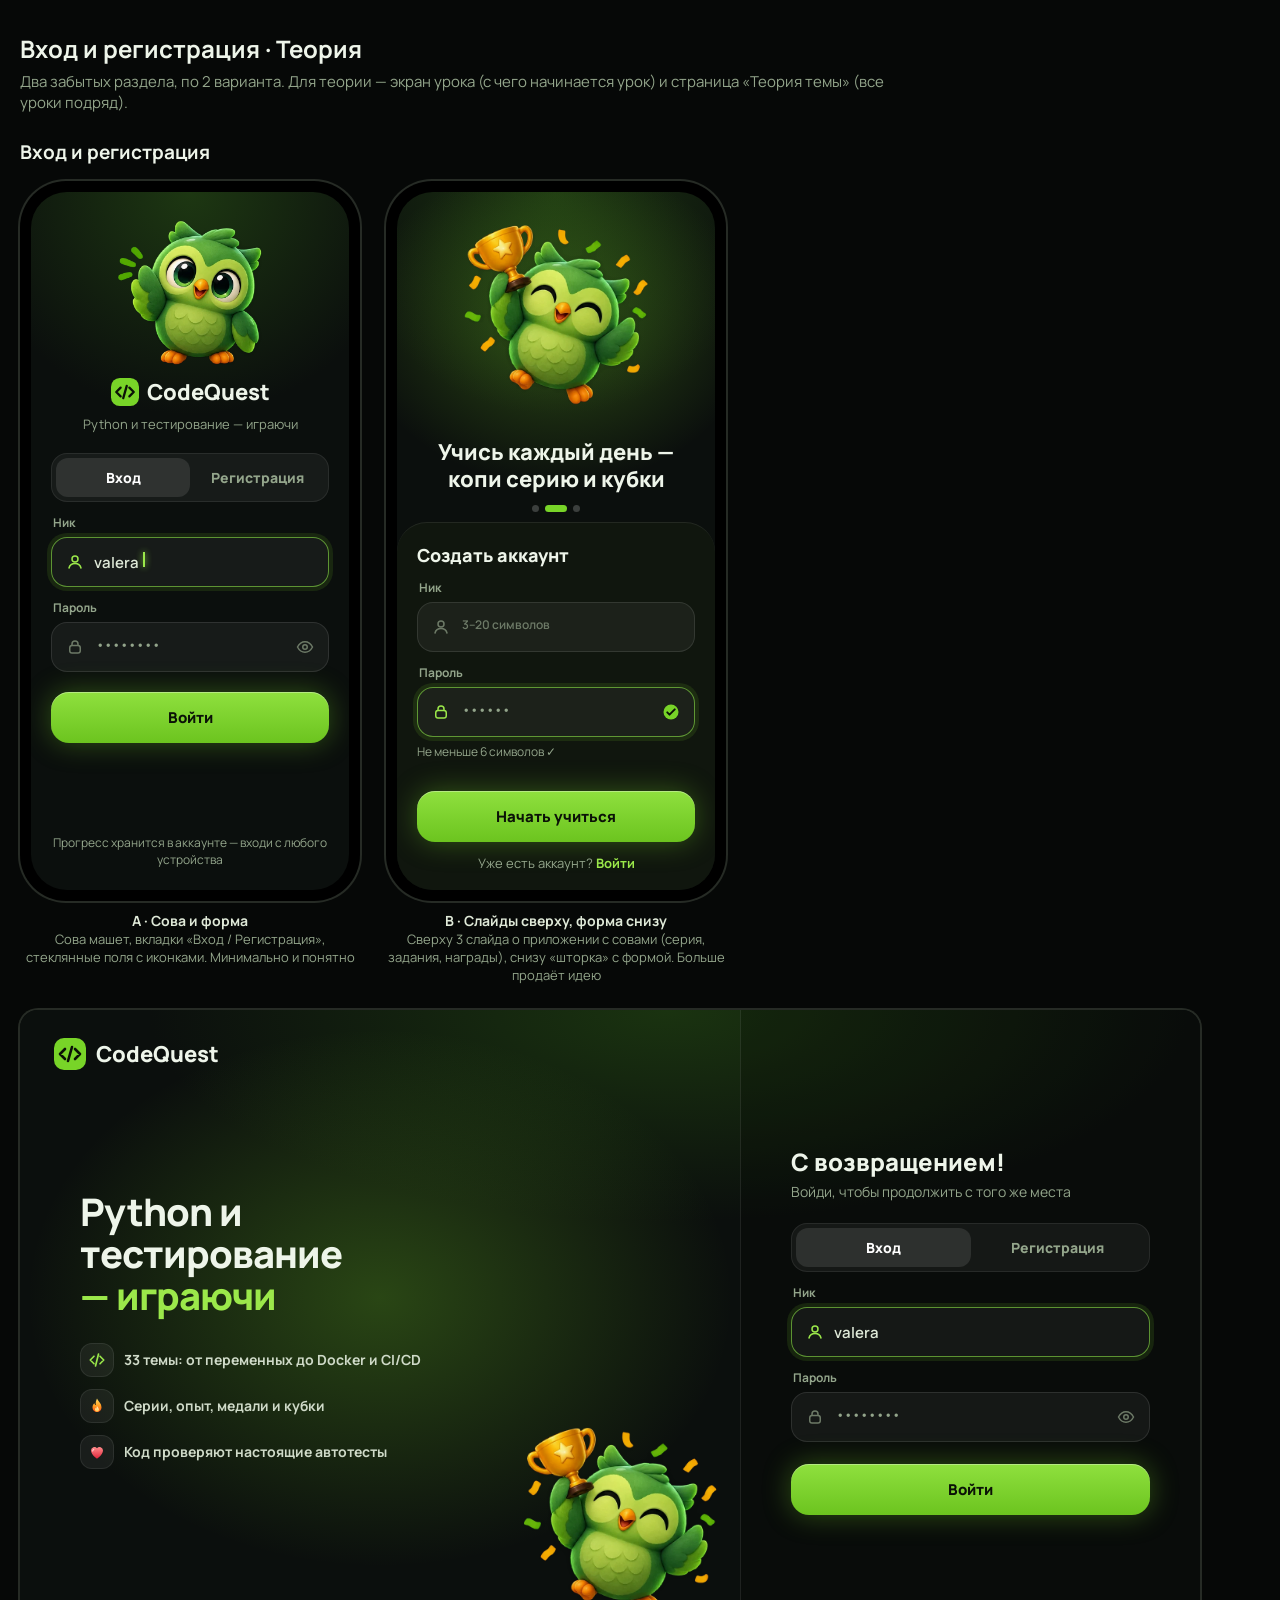
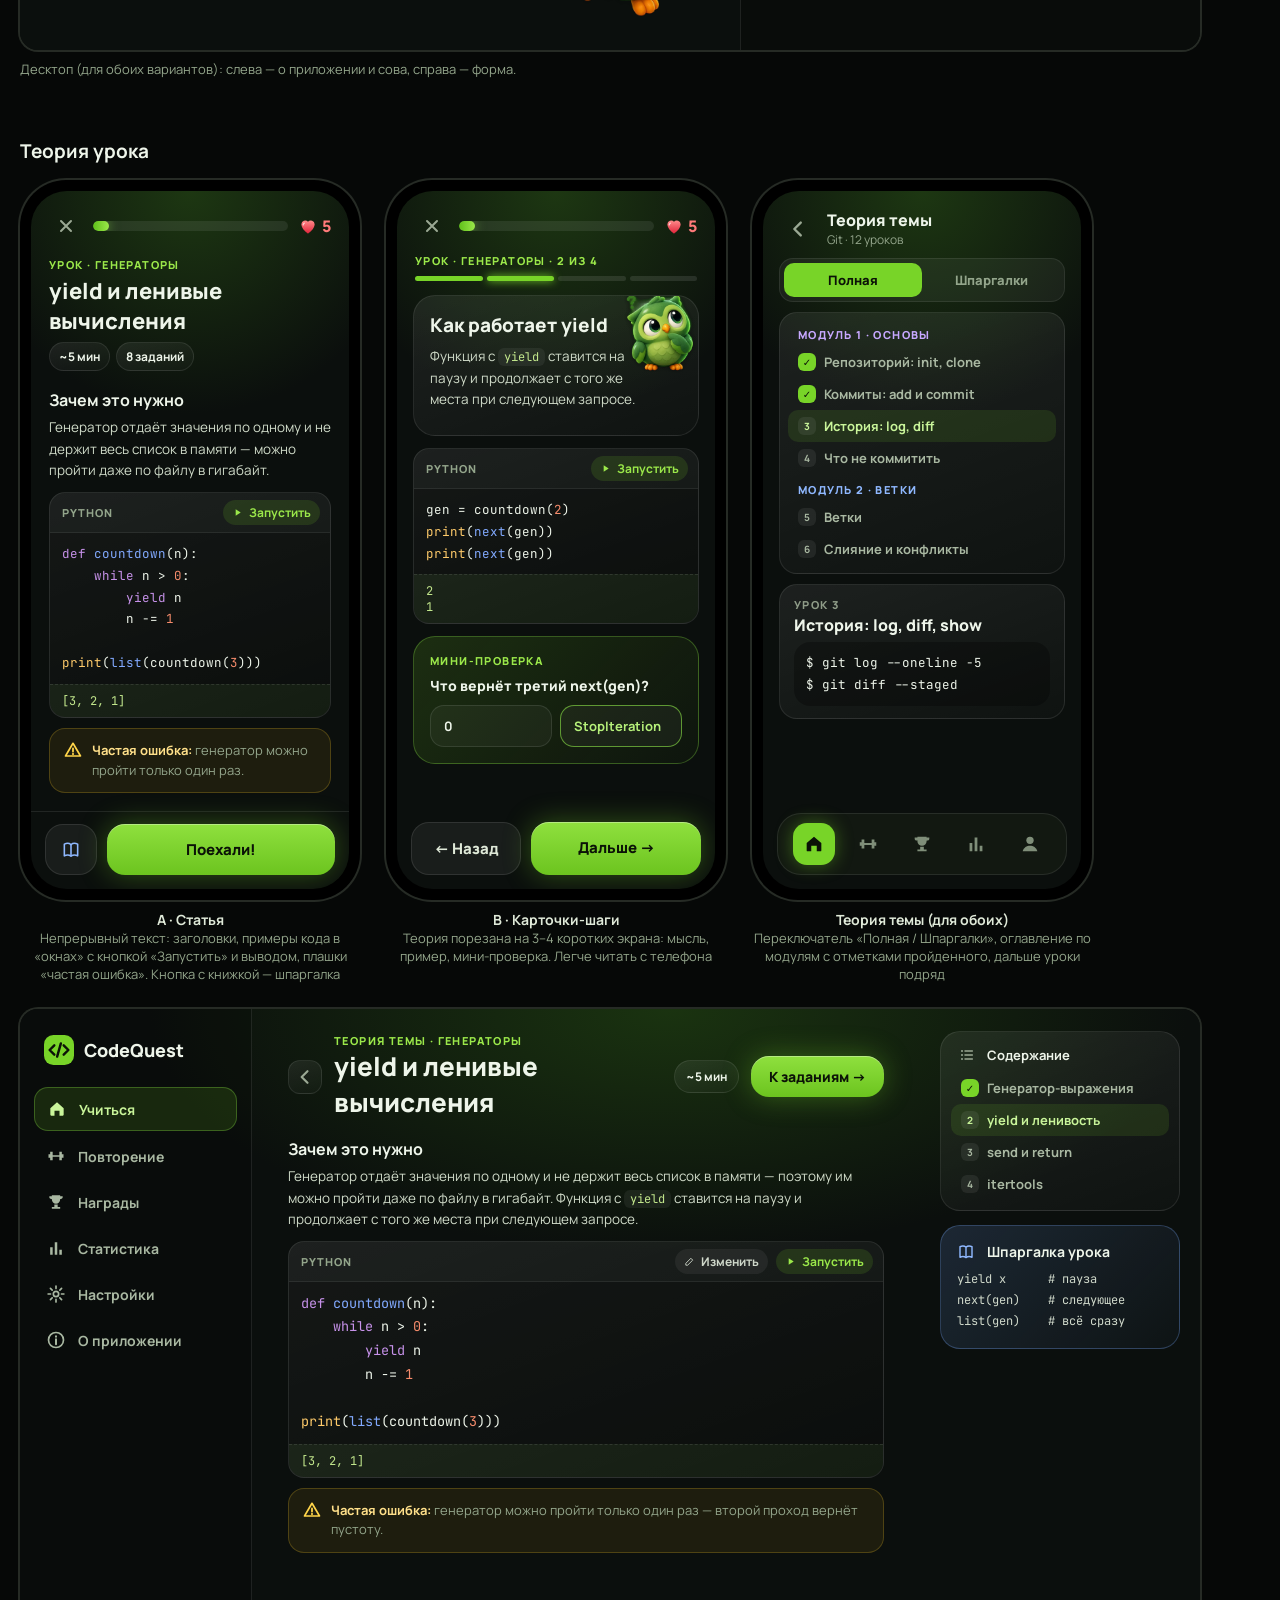
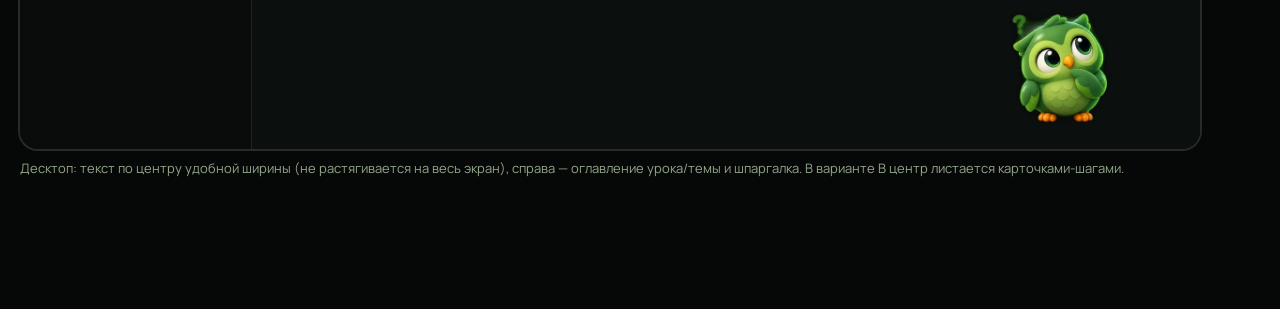
<file: docs/design/auth-theory.html>
<!doctype html>
<html lang="ru"><head><meta charset="utf-8"><meta name="viewport" content="width=device-width,initial-scale=1">
<title>CodeQuest — вход и теория</title>
<link href="https://fonts.googleapis.com/css2?family=Manrope:wght@500;600;700;800&family=JetBrains+Mono:wght@400;600&display=swap" rel="stylesheet">
<style>
  :root { --bg: #0b0f0d; --line: rgba(255,255,255,.09); --muted: #93a58b; --text: #eef5ea; --acc: #78d428; --acc2: #9be84a; }
  * { box-sizing: border-box; }
  body { margin: 0; background: #060807; color: var(--text); font-family: "Manrope", system-ui, sans-serif; padding: 32px 20px 72px; }
  h1 { font-size: 24px; margin: 0 0 6px; } .sub { color: var(--muted); margin: 0 0 26px; font-size: 15px; max-width: 900px; }
  section { margin-bottom: 60px; } section > h2 { font-size: 19px; margin: 0 0 16px; }
  .row { display: flex; gap: 26px; flex-wrap: wrap; align-items: flex-start; }
  .cap { color: var(--muted); font-size: 13px; text-align: center; margin-top: 10px; max-width: 340px; } .cap b { color: #dfe9d8; display: block; font-size: 14px; }
  .phone { width: 340px; height: 720px; border-radius: 46px; padding: 11px; background: #000; box-shadow: 0 0 0 2px #262b25; flex: none; }
  .scr { width: 100%; height: 100%; border-radius: 36px; overflow: hidden; position: relative; display: flex; flex-direction: column; background: radial-gradient(120% 55% at 50% 0%, #1d3712 0%, var(--bg) 58%); }
  .desk { width: 1180px; max-width: 100%; height: 740px; border-radius: 18px; overflow: hidden; box-shadow: 0 0 0 2px #262b25; display: flex; background: radial-gradient(80% 60% at 55% 0%, #1a3310 0%, var(--bg) 55%); flex: none; }
  .glass { background: linear-gradient(160deg, rgba(255,255,255,.075), rgba(255,255,255,.02)); border: 1px solid var(--line); }
  .muted { color: var(--muted); } .kind { font-size: 11px; font-weight: 800; letter-spacing: 1.4px; color: var(--acc2); text-transform: uppercase; }
  .btn { border-radius: 18px; font-weight: 800; font-size: 15px; padding: 15px; text-align: center; }
  .btn.pri { background: linear-gradient(180deg, #8fe03e, #6cc41f); color: #0b1207; box-shadow: 0 0 28px rgba(120,212,40,.35), inset 0 1px 0 rgba(255,255,255,.35); }
  .btn.ghost { background: rgba(255,255,255,.06); border: 1px solid rgba(255,255,255,.1); color: #dfe9d8; }
  .chip { display: inline-flex; align-items: center; gap: 6px; padding: 7px 11px; border-radius: 999px; font-size: 12px; font-weight: 700; }
  .stat { display: inline-flex; align-items: center; gap: 6px; padding: 7px 11px; border-radius: 999px; background: rgba(255,255,255,.06); border: 1px solid rgba(255,255,255,.1); font-weight: 800; font-size: 13px; }
  .top { display: flex; align-items: center; gap: 10px; padding: 18px 18px 10px; }
  .x { width: 34px; height: 34px; border-radius: 12px; display: grid; place-items: center; color: #9aa893; }
  .prog { flex: 1; height: 10px; border-radius: 10px; background: rgba(255,255,255,.08); overflow: hidden; } .prog i { display: block; height: 100%; border-radius: 10px; background: linear-gradient(90deg, #5fbf1a, #9be84a); box-shadow: 0 0 12px rgba(140,230,70,.6); }
  .hp { display: flex; align-items: center; gap: 4px; font-weight: 800; color: #ff7a7a; }
  .code { font-family: "JetBrains Mono", monospace; font-size: 12.5px; line-height: 1.75; } .code > div { white-space: pre; overflow: hidden; } .code .ln { color: #4d5a48; display: inline-block; width: 22px; }
  .k { color: #c792ea; } .f { color: #82aaff; } .n { color: #f78c6c; } .b { color: #ffcb6b; } .s { color: #c3e88d; }
  .cursor { display: inline-block; width: 2px; height: 15px; background: var(--acc2); vertical-align: -3px; box-shadow: 0 0 6px var(--acc2); animation: cur 1s steps(1) infinite; } @keyframes cur { 50% { opacity: 0; } }
  .nav { margin: auto 14px 14px; border-radius: 24px; background: rgba(20,26,19,.85); border: 1px solid var(--line); display: flex; justify-content: space-around; padding: 9px; }
  .nav i { width: 42px; height: 42px; border-radius: 14px; display: grid; place-items: center; color: #7f8e79; font-style: normal; } .nav i.on { background: var(--acc); color: #0b1207; box-shadow: 0 0 18px rgba(120,212,40,.4); }
  .tile { border-radius: 18px; padding: 12px 6px; background: rgba(255,255,255,.05); border: 1px solid rgba(255,255,255,.09); text-align: center; }
  .tile small { display: block; color: #9a927e; font-weight: 700; font-size: 11px; margin-bottom: 6px; } .tile b { font-size: 20px; font-weight: 800; color: var(--c); display: inline-flex; align-items: center; gap: 6px; }
  .big { font-weight: 800; letter-spacing: -2px; line-height: 1; background: linear-gradient(180deg, #ffe36e, #ff9d1c); -webkit-background-clip: text; background-clip: text; color: transparent; filter: drop-shadow(0 0 18px rgba(255,170,30,.35)); }
  /* анимации (выключаются при «уменьшении движения») */
  .hop { animation: hop 1.2s cubic-bezier(.3,.7,.4,1) infinite; transform-origin: 50% 100%; }
  @keyframes hop { 0%,100% { transform: translateY(0) scale(1.03,.97); } 40% { transform: translateY(-14px) scale(.98,1.02); } 70% { transform: translateY(0) scale(1.05,.95); } }
  .bob { animation: bob 3.2s ease-in-out infinite; transform-origin: 50% 100%; } @keyframes bob { 0%,100% { transform: translateY(0); } 50% { transform: translateY(-5px); } }
  .tilt { animation: tilt 5s ease-in-out infinite; transform-origin: 50% 85%; } @keyframes tilt { 0%,100% { transform: rotate(0); } 30%,60% { transform: rotate(-6deg); } }
  .breathe { animation: br 4s ease-in-out infinite; transform-origin: 50% 100%; } @keyframes br { 0%,100% { transform: scale(1); } 50% { transform: scale(1.02,.98); } }
  .glowP { animation: gp 2.4s ease-in-out infinite; } @keyframes gp { 0%,100% { opacity: .6; } 50% { opacity: 1; } }
  .ring { animation: ring 2s ease-in-out infinite; transform-origin: center; transform-box: fill-box; } @keyframes ring { 0%,100% { opacity: .5; transform: scale(1); } 50% { opacity: 1; transform: scale(1.06); } }
  .conf { position: absolute; width: 8px; height: 5px; border-radius: 1px; animation: conf 2.2s linear infinite; } @keyframes conf { 0% { transform: translateY(-20px) rotate(0); opacity: 0; } 10% { opacity: 1; } 100% { transform: translateY(260px) rotate(360deg); opacity: 0; } }
  @media (prefers-reduced-motion: reduce) { * { animation: none !important; } }
  /* дорожка */
  .node { position: absolute; width: 64px; height: 64px; border-radius: 50%; display: grid; place-items: center; transform: translate(-50%,-50%); }
  .node.done { background: linear-gradient(180deg, #a7ee55, #4fae12); box-shadow: 0 6px 0 #2f7d0c; }
  .node.cur { background: linear-gradient(180deg, #a7ee55, #4fae12); box-shadow: 0 6px 0 #2f7d0c, 0 0 36px rgba(140,230,70,.55); }
  .node.lock { background: linear-gradient(180deg, #3a4336, #20261e); box-shadow: 0 6px 0 #141913; }
  .lbl { position: absolute; font-size: 12px; font-weight: 700; color: var(--muted); width: 110px; line-height: 1.25; }
  .lbl b { color: var(--text); display: block; font-size: 13px; }
  .mod { border-radius: 22px; padding: 14px 16px; background: linear-gradient(135deg, var(--m1), var(--m2)); box-shadow: 0 0 30px color-mix(in srgb, var(--m1) 35%, transparent); }
  .mod small { font-size: 11px; font-weight: 800; letter-spacing: 1.3px; opacity: .85; } .mod b { display: block; font-size: 17px; margin-top: 2px; }
  .side { width: 232px; border-right: 1px solid var(--line); padding: 22px 14px; display: flex; flex-direction: column; gap: 4px; flex: none; background: rgba(0,0,0,.18); }
  .side .it { display: flex; align-items: center; gap: 12px; padding: 11px 12px; border-radius: 14px; font-weight: 700; font-size: 14px; color: #a9b8a2; }
  .side .it.on { background: rgba(120,212,40,.14); color: #c9f59a; border: 1px solid rgba(140,230,70,.3); }
  .rail { width: 300px; padding: 22px 20px; display: flex; flex-direction: column; gap: 14px; flex: none; }
  .rcard { border-radius: 20px; padding: 16px; }
  .week { display: flex; gap: 6px; } .week i { width: 30px; height: 30px; border-radius: 50%; background: rgba(255,255,255,.07); display: grid; place-items: center; font-style: normal; font-size: 11px; font-weight: 800; color: #6d7a67; }
  .week i.on { background: linear-gradient(180deg, #ffc23d, #ff7a1a); color: #3a1a00; box-shadow: 0 0 10px rgba(255,150,30,.4); }
</style></head><body>

<svg width="0" height="0" style="position:absolute" aria-hidden="true"><defs>
  <linearGradient id="gFlameO" x1="0" y1="0" x2="0" y2="1"><stop offset="0" stop-color="#ffe066"/><stop offset=".55" stop-color="#ff9a1f"/><stop offset="1" stop-color="#ff4d1a"/></linearGradient>
  <linearGradient id="gFlameI" x1="0" y1="0" x2="0" y2="1"><stop offset="0" stop-color="#fffbe0"/><stop offset="1" stop-color="#ffc83d"/></linearGradient>
  <linearGradient id="gBolt" x1="0" y1="0" x2="1" y2="1"><stop offset="0" stop-color="#fff3a0"/><stop offset=".5" stop-color="#ffcf2e"/><stop offset="1" stop-color="#ff9d00"/></linearGradient>
  <linearGradient id="gHeart" x1="0" y1="0" x2="0" y2="1"><stop offset="0" stop-color="#ff8a8a"/><stop offset="1" stop-color="#e0243a"/></linearGradient>
  <linearGradient id="gGold" x1="0" y1="0" x2="0" y2="1"><stop offset="0" stop-color="#ffe27a"/><stop offset="1" stop-color="#e59a00"/></linearGradient>
  <symbol id="flame" viewBox="0 0 24 24"><path d="M12 2c1.6 4 6 6 6 12a6 6 0 0 1-12 0c0-2.6 1-4.4 2.5-5.8.4 1.8 1.4 2.5 2.1 2.5C9.6 7 11 4.8 12 2Z" fill="url(#gFlameO)"/><path d="M12 12c.7 1.8 2.7 2.7 2.7 5a2.7 2.7 0 0 1-5.4 0c0-1.4.7-2.2 1.4-2.8.2.8.6 1.2 1 1.2-.4-1.4 0-2.4.3-3.4Z" fill="url(#gFlameI)"/></symbol>
  <symbol id="bolt" viewBox="0 0 24 24"><path d="M13.5 2 5 13.5h6L9.5 22 19 9.5h-6.2L13.5 2Z" fill="url(#gBolt)"/></symbol>
  <symbol id="heart" viewBox="0 0 24 24"><path d="M12 21s-8-5.2-8-11.2A4.6 4.6 0 0 1 12 7a4.6 4.6 0 0 1 8 2.8C20 15.8 12 21 12 21Z" fill="url(#gHeart)"/><path d="M7.6 8.6c-.8.4-1.3 1.1-1.4 2" stroke="#ffd0d0" stroke-width="1.5" fill="none" stroke-linecap="round"/></symbol>
  <symbol id="heartE" viewBox="0 0 24 24"><path d="M12 21s-8-5.2-8-11.2A4.6 4.6 0 0 1 12 7a4.6 4.6 0 0 1 8 2.8C20 15.8 12 21 12 21Z" fill="none" stroke="#5b4148" stroke-width="2"/></symbol>
  <symbol id="target" viewBox="0 0 24 24"><circle cx="12" cy="12" r="9" fill="#78d428"/><circle cx="12" cy="12" r="6" fill="#0b0f0d"/><circle cx="12" cy="12" r="3" fill="#78d428"/></symbol>
  <symbol id="clock" viewBox="0 0 24 24"><circle cx="12" cy="12" r="9" fill="#5cc8ff"/><circle cx="12" cy="12" r="6.5" fill="#dff4ff"/><path d="M12 8v4l2.6 1.6" stroke="#1899d6" stroke-width="2" fill="none" stroke-linecap="round"/></symbol>
  <symbol id="check" viewBox="0 0 24 24"><path d="m6 12.5 4 4 8-9" stroke="#0b1207" stroke-width="3.2" fill="none" stroke-linecap="round" stroke-linejoin="round"/></symbol>
  <symbol id="star" viewBox="0 0 24 24"><path d="m12 3 2.7 5.6 6.1.9-4.4 4.3 1 6.1L12 17l-5.4 2.9 1-6.1-4.4-4.3 6.1-.9Z" fill="#fff"/></symbol>
  <symbol id="lock" viewBox="0 0 24 24"><rect x="5" y="10" width="14" height="10" rx="3" fill="#6d7a67"/><path d="M8 10V8a4 4 0 0 1 8 0v2" stroke="#6d7a67" stroke-width="2.4" fill="none"/></symbol>
  <symbol id="play" viewBox="0 0 24 24"><path d="M8 5v14l11-7Z" fill="currentColor"/></symbol>
  <symbol id="bulb" viewBox="0 0 24 24"><path d="M9 18h6M10 21h4M12 3a6 6 0 0 0-3.5 10.9c.6.5 1 1.2 1 2.1h5c0-.9.4-1.6 1-2.1A6 6 0 0 0 12 3Z" stroke="currentColor" stroke-width="1.9" fill="none" stroke-linecap="round"/></symbol>
  <symbol id="book" viewBox="0 0 24 24"><path d="M4 5c3-1.5 5.5-1.5 8 .5 2.5-2 5-2 8-.5v14c-3-1.5-5.5-1.5-8 .5-2.5-2-5-2-8-.5Z" stroke="currentColor" stroke-width="1.9" fill="none" stroke-linejoin="round"/><path d="M12 5.5v14" stroke="currentColor" stroke-width="1.9"/></symbol>
  <symbol id="xmark" viewBox="0 0 24 24"><path d="M6 6l12 12M18 6 6 18" stroke="currentColor" stroke-width="2.4" stroke-linecap="round"/></symbol>
  <symbol id="back" viewBox="0 0 24 24"><path d="M15 5 8 12l7 7" stroke="currentColor" stroke-width="2.6" fill="none" stroke-linecap="round" stroke-linejoin="round"/></symbol>
  <symbol id="term" viewBox="0 0 24 24"><rect x="3" y="4" width="18" height="16" rx="3" stroke="currentColor" stroke-width="1.9" fill="none"/><path d="m7 9 3 3-3 3M12 15h5" stroke="currentColor" stroke-width="1.9" fill="none" stroke-linecap="round"/></symbol>
  <symbol id="i-home" viewBox="0 0 24 24"><path d="M4 11 12 4l8 7v8a1 1 0 0 1-1 1h-4v-6H9v6H5a1 1 0 0 1-1-1v-8Z" fill="currentColor"/></symbol>
  <symbol id="i-dumb" viewBox="0 0 24 24"><path d="M3 10h2V7h3v10H5v-3H3v-4Zm18 0h-2V7h-3v10h3v-3h2v-4ZM8 11h8v2H8z" fill="currentColor"/></symbol>
  <symbol id="i-cup" viewBox="0 0 24 24"><path d="M7 4h10v5a5 5 0 0 1-10 0V4Zm-3 1h3v3a2 2 0 0 1-3-2V5Zm16 0h-3v3a2 2 0 0 0 3-2V5ZM10 15h4v3h3v2H7v-2h3v-3Z" fill="currentColor"/></symbol>
  <symbol id="i-chart" viewBox="0 0 24 24"><path d="M5 20V11h3v9H5Zm5.5 0V5h3v15h-3ZM16 20v-6h3v6h-3Z" fill="currentColor"/></symbol>
  <symbol id="i-user" viewBox="0 0 24 24"><circle cx="12" cy="8" r="4" fill="currentColor"/><path d="M4 20c1-4 4.5-6 8-6s7 2 8 6H4Z" fill="currentColor"/></symbol>
  <symbol id="i-gear" viewBox="0 0 24 24"><circle cx="12" cy="12" r="3.2" fill="none" stroke="currentColor" stroke-width="2"/><path d="M12 2.5v3M12 18.5v3M2.5 12h3M18.5 12h3M5.3 5.3l2.1 2.1M16.6 16.6l2.1 2.1M5.3 18.7l2.1-2.1M16.6 7.4l2.1-2.1" stroke="currentColor" stroke-width="2" stroke-linecap="round"/></symbol>
  <symbol id="i-info" viewBox="0 0 24 24"><circle cx="12" cy="12" r="9" fill="none" stroke="currentColor" stroke-width="2"/><path d="M12 11v6M12 7.5v.5" stroke="currentColor" stroke-width="2.4" stroke-linecap="round"/></symbol>
  <symbol id="chest" viewBox="0 0 64 56"><rect x="6" y="22" width="52" height="30" rx="6" fill="#9a5b21"/><path d="M6 26a26 20 0 0 1 52 0v6H6Z" fill="#c07a2c"/><rect x="6" y="30" width="52" height="5" fill="url(#gGold)"/><rect x="28" y="28" width="8" height="12" rx="2" fill="url(#gGold)"/></symbol>
  <symbol id="cup" viewBox="0 0 120 120"><path d="M34 18h52v26a26 26 0 0 1-52 0V18Z" fill="url(#gGold)"/><path d="M34 24H18v8a16 16 0 0 0 18 16M86 24h16v8a16 16 0 0 1-18 16" stroke="#e5a500" stroke-width="7" fill="none"/><path d="M52 68h16v16H52z" fill="#d18a00"/><rect x="36" y="84" width="48" height="14" rx="5" fill="url(#gGold)"/><path d="M60 30l4 8 9 1-7 6 2 9-8-5-8 5 2-9-7-6 9-1Z" fill="#fff6c8"/></symbol>
  <symbol id="logo" viewBox="0 0 32 32"><rect width="32" height="32" rx="10" fill="#78d428"/><path d="m11 11-5 5 5 5M21 11l5 5-5 5M18 9l-4 14" stroke="#0b1207" stroke-width="2.6" fill="none" stroke-linecap="round" stroke-linejoin="round"/></symbol>
</defs></svg>

<style>
  .rowx { display: flex; align-items: center; gap: 12px; } .grow { flex: 1; min-width: 0; }
  .fld { display: block; margin-top: 12px; } .fld span { display: block; font-size: 12px; font-weight: 700; color: var(--muted); margin: 0 0 6px 2px; }
  .inp { height: 50px; border-radius: 16px; background: rgba(255,255,255,.05); border: 1px solid rgba(255,255,255,.1); display: flex; align-items: center; gap: 10px; padding: 0 14px; color: #dfe9d8; font-size: 15px; font-weight: 600; }
  .inp.focus { border-color: rgba(140,230,70,.6); box-shadow: 0 0 0 4px rgba(120,212,40,.12); }
  .inp .ph { color: #6d7a67; font-weight: 600; }
  .tabs { display: flex; padding: 4px; border-radius: 16px; background: rgba(255,255,255,.05); border: 1px solid rgba(255,255,255,.08); }
  .tabs span { flex: 1; text-align: center; padding: 10px 0; border-radius: 12px; font-size: 14px; font-weight: 800; color: var(--muted); } .tabs span.on { background: rgba(255,255,255,.1); color: #fff; }
  .hint { font-size: 12px; color: var(--muted); margin-top: 6px; }
  .perk { display: flex; align-items: center; gap: 10px; font-size: 14px; font-weight: 700; color: #cfdac8; }
  .perk i { width: 34px; height: 34px; border-radius: 12px; display: grid; place-items: center; background: rgba(255,255,255,.06); border: 1px solid rgba(255,255,255,.08); flex: none; font-style: normal; }
  .dots { display: flex; gap: 6px; justify-content: center; } .dots i { width: 7px; height: 7px; border-radius: 4px; background: rgba(255,255,255,.2); } .dots i.on { width: 22px; background: var(--acc); }
  .th h3 { font-size: 16px; margin: 18px 0 6px; } .th p { font-size: 13.5px; line-height: 1.6; color: #cfdac8; margin: 0 0 8px; }
  .th code { font-family: "JetBrains Mono", monospace; font-size: 12px; color: #c3e88d; background: rgba(255,255,255,.06); padding: 1px 6px; border-radius: 6px; }
  .cb { border-radius: 16px; overflow: hidden; margin: 10px 0; }
  .cb .bar2 { display: flex; align-items: center; gap: 8px; padding: 7px 10px 7px 12px; border-bottom: 1px solid rgba(255,255,255,.07); font-size: 11px; font-weight: 800; letter-spacing: 1px; color: var(--muted); }
  .cb .code { padding: 10px 12px; background: rgba(0,0,0,.28); }
  .out { padding: 8px 12px; font-family: "JetBrains Mono", monospace; font-size: 12px; color: #c3e88d; border-top: 1px dashed rgba(255,255,255,.1); background: rgba(120,212,40,.05); }
  .callout { border-radius: 16px; padding: 12px 14px; display: flex; gap: 10px; font-size: 13px; line-height: 1.5; }
  .toc a { display: flex; align-items: center; gap: 8px; padding: 7px 10px; border-radius: 10px; font-size: 13px; font-weight: 700; color: #a9b8a2; text-decoration: none; }
  .toc a.on { background: rgba(120,212,40,.12); color: #c9f59a; }
  .toc a i { width: 18px; height: 18px; border-radius: 6px; display: grid; place-items: center; font-size: 10px; font-style: normal; background: rgba(255,255,255,.07); }
  .toc a.done i { background: #78d428; color: #0b1207; }
  .stepcard { border-radius: 22px; padding: 16px; }
  .quizopt { border-radius: 14px; padding: 11px 13px; font-size: 13px; font-weight: 700; border: 1px solid rgba(255,255,255,.1); background: rgba(255,255,255,.04); }
</style>
<svg width="0" height="0" style="position:absolute" aria-hidden="true"><defs>
  <symbol id="user" viewBox="0 0 24 24"><circle cx="12" cy="8" r="4" fill="none" stroke="currentColor" stroke-width="2"/><path d="M4 20c1-4 4.5-6 8-6s7 2 8 6" stroke="currentColor" stroke-width="2" fill="none" stroke-linecap="round"/></symbol>
  <symbol id="lockO" viewBox="0 0 24 24"><rect x="5" y="10" width="14" height="10" rx="3" fill="none" stroke="currentColor" stroke-width="2"/><path d="M8 10V8a4 4 0 0 1 8 0v2" stroke="currentColor" stroke-width="2" fill="none"/></symbol>
  <symbol id="eye" viewBox="0 0 24 24"><path d="M2 12s3.6-7 10-7 10 7 10 7-3.6 7-10 7S2 12 2 12Z" fill="none" stroke="currentColor" stroke-width="2"/><circle cx="12" cy="12" r="3" fill="none" stroke="currentColor" stroke-width="2"/></symbol>
  <symbol id="okc" viewBox="0 0 24 24"><circle cx="12" cy="12" r="10" fill="#78d428"/><path d="m7 12.5 3 3 7-7" stroke="#0b1207" stroke-width="2.6" fill="none" stroke-linecap="round" stroke-linejoin="round"/></symbol>
  <symbol id="code" viewBox="0 0 24 24"><path d="m8 7-5 5 5 5M16 7l5 5-5 5M14 4l-4 16" stroke="currentColor" stroke-width="2.2" fill="none" stroke-linecap="round" stroke-linejoin="round"/></symbol>
  <symbol id="copy" viewBox="0 0 24 24"><rect x="8" y="8" width="12" height="12" rx="3" fill="none" stroke="currentColor" stroke-width="2"/><path d="M16 8V6a2 2 0 0 0-2-2H6a2 2 0 0 0-2 2v8a2 2 0 0 0 2 2h2" stroke="currentColor" stroke-width="2" fill="none"/></symbol>
  <symbol id="pen" viewBox="0 0 24 24"><path d="M4 20h4L19 9l-4-4L4 16Z" fill="none" stroke="currentColor" stroke-width="2" stroke-linejoin="round"/></symbol>
  <symbol id="warn" viewBox="0 0 24 24"><path d="M12 3 2 20h20Z" fill="none" stroke="currentColor" stroke-width="2.2" stroke-linejoin="round"/><path d="M12 10v4M12 17v.5" stroke="currentColor" stroke-width="2.4" stroke-linecap="round"/></symbol>
  <symbol id="list" viewBox="0 0 24 24"><path d="M9 6h11M9 12h11M9 18h11" stroke="currentColor" stroke-width="2.2" stroke-linecap="round"/><circle cx="4.5" cy="6" r="1.5" fill="currentColor"/><circle cx="4.5" cy="12" r="1.5" fill="currentColor"/><circle cx="4.5" cy="18" r="1.5" fill="currentColor"/></symbol>
  <symbol id="arrowR" viewBox="0 0 24 24"><path d="M5 12h14M13 6l6 6-6 6" stroke="currentColor" stroke-width="2.4" fill="none" stroke-linecap="round" stroke-linejoin="round"/></symbol>
  <symbol id="sparkle" viewBox="0 0 24 24"><path d="M12 2l2.4 7.6L22 12l-7.6 2.4L12 22l-2.4-7.6L2 12l7.6-2.4Z" fill="currentColor"/></symbol>
</defs></svg>

<h1>Вход и регистрация · Теория</h1>
<p class="sub">Два забытых раздела, по 2 варианта. Для теории — экран урока (с чего начинается урок) и страница «Теория темы» (все уроки подряд).</p>

<!-- ================= ВХОД ================= -->
<section><h2>Вход и регистрация</h2><div class="row">

  <div><div class="phone"><div class="scr" style="padding:0 20px">
    <div style="text-align:center;margin-top:26px"><img class="bob" src="../../static/img/owls/owl-wave.webp" alt="" style="width:150px"></div>
    <div style="text-align:center;margin-top:4px"><div style="display:inline-flex;align-items:center;gap:8px;font-weight:800;font-size:22px"><svg width="28" height="28"><use href="#logo"/></svg>CodeQuest</div>
      <div class="muted" style="font-size:13px;margin-top:4px">Python и тестирование — играючи</div></div>
    <div class="tabs" style="margin-top:20px"><span class="on">Вход</span><span>Регистрация</span></div>
    <label class="fld"><span>Ник</span><div class="inp focus"><svg width="18" height="18" style="color:#9be84a"><use href="#user"/></svg>valera<span class="cursor" style="margin-left:-6px"></span></div></label>
    <label class="fld"><span>Пароль</span><div class="inp"><svg width="18" height="18" style="color:#6d7a67"><use href="#lockO"/></svg><span class="grow">••••••••</span><svg width="18" height="18" style="color:#6d7a67"><use href="#eye"/></svg></div></label>
    <div class="btn pri" style="margin-top:20px">Войти</div>
    <div class="muted" style="text-align:center;font-size:12px;margin-top:auto;margin-bottom:22px">Прогресс хранится в аккаунте — входи с любого устройства</div>
  </div></div><div class="cap"><b>A · Сова и форма</b>Сова машет, вкладки «Вход / Регистрация», стеклянные поля с иконками. Минимально и понятно</div></div>

  <div><div class="phone"><div class="scr">
    <div style="position:relative;height:330px;background:radial-gradient(90% 70% at 50% 40%,rgba(120,212,40,.3),transparent 70%)">
      <img class="hop" src="../../static/img/owls/owl-trophy.webp" alt="" style="position:absolute;left:50%;top:26px;width:190px;transform:translateX(-50%)">
      <div style="position:absolute;left:0;right:0;bottom:30px;text-align:center;padding:0 24px"><div style="font-size:22px;font-weight:800;line-height:1.2">Учись каждый день —<br>копи серию и кубки</div></div>
      <div class="dots" style="position:absolute;left:0;right:0;bottom:10px"><i></i><i class="on"></i><i></i></div></div>
    <div style="flex:1;border-radius:30px 30px 0 0;background:#10160e;border-top:1px solid rgba(255,255,255,.08);padding:20px 20px 18px;display:flex;flex-direction:column">
      <div style="font-weight:800;font-size:18px">Создать аккаунт</div>
      <label class="fld"><span>Ник</span><div class="inp"><svg width="18" height="18" style="color:#6d7a67"><use href="#user"/></svg><span class="ph">3–20 символов</span></div></label>
      <label class="fld"><span>Пароль</span><div class="inp focus"><svg width="18" height="18" style="color:#9be84a"><use href="#lockO"/></svg><span class="grow">••••••</span><svg width="18" height="18"><use href="#okc"/></svg></div></label>
      <div class="hint">Не меньше 6 символов ✓</div>
      <div class="btn pri" style="margin-top:auto">Начать учиться</div>
      <div style="text-align:center;font-size:13px;margin-top:12px" class="muted">Уже есть аккаунт? <b style="color:#9be84a">Войти</b></div></div>
  </div></div><div class="cap"><b>B · Слайды сверху, форма снизу</b>Сверху 3 слайда о приложении с совами (серия, задания, награды), снизу «шторка» с формой. Больше продаёт идею</div></div>
</div>

<div class="desk" style="margin-top:26px;height:640px">
  <div style="flex:1.1;position:relative;overflow:hidden;background:radial-gradient(70% 60% at 50% 45%,rgba(120,212,40,.28),transparent 70%);display:flex;flex-direction:column;justify-content:center;padding:0 60px">
    <div style="display:flex;align-items:center;gap:10px;font-weight:800;font-size:22px;position:absolute;top:28px;left:34px"><svg width="32" height="32"><use href="#logo"/></svg>CodeQuest</div>
    <div style="font-size:38px;font-weight:800;letter-spacing:-1px;line-height:1.1;max-width:430px">Python и тестирование<br><span style="color:#9be84a">—&nbsp;играючи</span></div>
    <div style="display:flex;flex-direction:column;gap:12px;margin-top:26px">
      <div class="perk"><i><svg width="18" height="18" style="color:#9be84a"><use href="#code"/></svg></i>33 темы: от переменных до Docker и CI/CD</div>
      <div class="perk"><i><svg width="18" height="18"><use href="#flame"/></svg></i>Серии, опыт, медали и кубки</div>
      <div class="perk"><i><svg width="18" height="18"><use href="#heart"/></svg></i>Код проверяют настоящие автотесты</div></div>
    <img class="hop" src="../../static/img/owls/owl-trophy.webp" alt="" style="position:absolute;right:20px;bottom:30px;width:200px">
  </div>
  <div style="width:460px;padding:0 50px;display:flex;flex-direction:column;justify-content:center;border-left:1px solid var(--line);background:rgba(0,0,0,.2)">
    <div style="font-size:24px;font-weight:800">С возвращением!</div><div class="muted" style="font-size:14px;margin-top:4px">Войди, чтобы продолжить с того же места</div>
    <div class="tabs" style="margin-top:22px"><span class="on">Вход</span><span>Регистрация</span></div>
    <label class="fld"><span>Ник</span><div class="inp focus"><svg width="18" height="18" style="color:#9be84a"><use href="#user"/></svg>valera</div></label>
    <label class="fld"><span>Пароль</span><div class="inp"><svg width="18" height="18" style="color:#6d7a67"><use href="#lockO"/></svg><span class="grow">••••••••</span><svg width="18" height="18" style="color:#6d7a67"><use href="#eye"/></svg></div></label>
    <div class="btn pri" style="margin-top:22px">Войти</div>
  </div>
</div>
<div class="cap" style="max-width:none;text-align:left;margin-top:10px">Десктоп (для обоих вариантов): слева — о приложении и сова, справа — форма.</div>
</section>

<!-- ================= ТЕОРИЯ ================= -->
<section><h2>Теория урока</h2><div class="row">

  <div><div class="phone"><div class="scr">
    <div class="top"><div class="x"><svg width="20" height="20"><use href="#xmark"/></svg></div><div class="prog"><i style="width:8%"></i></div><div class="hp"><svg width="20" height="20"><use href="#heart"/></svg>5</div></div>
    <div style="flex:1;overflow:hidden;padding:4px 18px 0" class="th">
      <div class="kind">Урок · Генераторы</div>
      <div style="font-size:22px;font-weight:800;margin:4px 0 6px">yield и ленивые вычисления</div>
      <div style="display:flex;gap:6px;margin-bottom:6px"><span class="chip glass" style="padding:5px 9px">~5 мин</span><span class="chip glass" style="padding:5px 9px">8 заданий</span></div>
      <h3>Зачем это нужно</h3>
      <p>Генератор отдаёт значения по одному и не держит весь список в памяти — можно пройти даже по файлу в гигабайт.</p>
      <div class="cb glass"><div class="bar2">PYTHON<span style="flex:1"></span><span class="chip" style="background:rgba(120,212,40,.14);color:#9be84a;padding:4px 9px;letter-spacing:0"><svg width="11" height="11"><use href="#play"/></svg>Запустить</span></div>
        <div class="code"><div><span class="k">def</span> <span class="f">countdown</span>(n):</div><div>    <span class="k">while</span> n &gt; <span class="n">0</span>:</div><div>        <span class="k">yield</span> n</div><div>        n -= <span class="n">1</span></div><div> </div><div><span class="b">print</span>(<span class="f">list</span>(countdown(<span class="n">3</span>)))</div></div>
        <div class="out">[3, 2, 1]</div></div>
      <div class="callout" style="background:rgba(255,200,40,.08);border:1px solid rgba(255,200,40,.22)"><svg width="18" height="18" style="color:#ffd54a;flex:none"><use href="#warn"/></svg><div><b style="color:#ffe08a">Частая ошибка:</b> <span class="muted">генератор можно пройти только один раз.</span></div></div>
    </div>
    <div style="padding:12px 14px 14px;display:flex;gap:10px;border-top:1px solid var(--line)"><div class="btn ghost" style="flex:0 0 52px;display:grid;place-items:center;padding:0"><svg width="20" height="20" style="color:#8fb8ff"><use href="#book"/></svg></div><div class="btn pri" style="flex:1">Поехали!</div></div>
  </div></div><div class="cap"><b>A · Статья</b>Непрерывный текст: заголовки, примеры кода в «окнах» с кнопкой «Запустить» и выводом, плашки «частая ошибка». Кнопка с книжкой — шпаргалка</div></div>

  <div><div class="phone"><div class="scr">
    <div class="top"><div class="x"><svg width="20" height="20"><use href="#xmark"/></svg></div><div class="prog"><i style="width:8%"></i></div><div class="hp"><svg width="20" height="20"><use href="#heart"/></svg>5</div></div>
    <div style="padding:0 18px"><div class="kind">Урок · Генераторы · 2 из 4</div>
      <div style="display:flex;gap:4px;margin-top:8px"><i style="flex:1;height:5px;border-radius:3px;background:#78d428"></i><i style="flex:1;height:5px;border-radius:3px;background:#78d428;box-shadow:0 0 8px #78d428"></i><i style="flex:1;height:5px;border-radius:3px;background:rgba(255,255,255,.1)"></i><i style="flex:1;height:5px;border-radius:3px;background:rgba(255,255,255,.1)"></i></div></div>
    <div style="flex:1;padding:14px 16px 0;display:flex;flex-direction:column;gap:12px" class="th">
      <div class="stepcard glass" style="position:relative;overflow:hidden">
        <img class="tilt" src="../../static/img/owls/owl-think.webp" alt="" style="position:absolute;right:-4px;top:-6px;width:84px">
        <div style="font-size:19px;font-weight:800;max-width:200px">Как работает yield</div>
        <p style="margin-top:8px;max-width:210px">Функция с <code>yield</code> ставится на паузу и продолжает с того же места при следующем запросе.</p></div>
      <div class="cb glass" style="margin:0"><div class="bar2">PYTHON<span style="flex:1"></span><span class="chip" style="background:rgba(120,212,40,.14);color:#9be84a;padding:4px 9px;letter-spacing:0"><svg width="11" height="11"><use href="#play"/></svg>Запустить</span></div>
        <div class="code"><div>gen = countdown(<span class="n">2</span>)</div><div><span class="b">print</span>(<span class="f">next</span>(gen))</div><div><span class="b">print</span>(<span class="f">next</span>(gen))</div></div><div class="out">2<br>1</div></div>
      <div class="stepcard" style="background:linear-gradient(135deg,rgba(120,212,40,.16),rgba(120,212,40,.03));border:1px solid rgba(140,230,70,.3)">
        <div class="kind" style="margin-bottom:8px">Мини-проверка</div><div style="font-weight:800;font-size:14px;margin-bottom:10px">Что вернёт третий next(gen)?</div>
        <div style="display:grid;grid-template-columns:1fr 1fr;gap:8px"><div class="quizopt">0</div><div class="quizopt" style="border-color:rgba(140,230,70,.6);color:#b6f07a">StopIteration</div></div></div>
    </div>
    <div style="padding:12px 14px 14px;display:flex;gap:10px"><div class="btn ghost" style="flex:0 0 110px">← Назад</div><div class="btn pri" style="flex:1">Дальше →</div></div>
  </div></div><div class="cap"><b>B · Карточки-шаги</b>Теория порезана на 3–4 коротких экрана: мысль, пример, мини-проверка. Легче читать с телефона</div></div>

  <div><div class="phone"><div class="scr">
    <div class="top" style="gap:12px"><div class="x"><svg width="22" height="22"><use href="#back"/></svg></div>
      <div class="grow"><div style="font-weight:800;font-size:16px">Теория темы</div><div class="muted" style="font-size:12px">Git · 12 уроков</div></div></div>
    <div style="padding:0 16px;display:flex;flex-direction:column;gap:10px;flex:1;overflow:hidden" class="th">
      <div class="seg" style="display:flex;padding:4px;border-radius:14px;background:rgba(255,255,255,.05);border:1px solid rgba(255,255,255,.08)">
        <span style="flex:1;text-align:center;padding:8px 0;border-radius:10px;font-size:13px;font-weight:800;background:var(--acc);color:#0b1207">Полная</span><span style="flex:1;text-align:center;padding:8px 0;font-size:13px;font-weight:800;color:var(--muted)">Шпаргалки</span></div>
      <div class="glass toc" style="border-radius:18px;padding:8px">
        <div class="kind" style="padding:6px 10px 4px;color:#c7a8ff">Модуль 1 · Основы</div>
        <a class="done"><i>✓</i>Репозиторий: init, clone</a><a class="done"><i>✓</i>Коммиты: add и commit</a><a class="on"><i>3</i>История: log, diff</a><a><i>4</i>Что не коммитить</a>
        <div class="kind" style="padding:8px 10px 4px;color:#8fb8ff">Модуль 2 · Ветки</div><a><i>5</i>Ветки</a><a><i>6</i>Слияние и конфликты</a></div>
      <div class="glass" style="border-radius:18px;padding:12px 14px">
        <div class="kind" style="color:#8f9c88">Урок 3</div><div style="font-weight:800;font-size:16px;margin:2px 0 6px">История: log, diff, show</div>
        <div class="cb" style="margin:6px 0 0"><div class="code" style="background:rgba(0,0,0,.3)"><div><span class="c">$</span> git log --oneline -5</div><div><span class="c">$</span> git diff --staged</div></div></div></div>
    </div>
    <div class="nav"><i class="on"><svg width="22" height="22"><use href="#i-home"/></svg></i><i><svg width="22" height="22"><use href="#i-dumb"/></svg></i><i><svg width="22" height="22"><use href="#i-cup"/></svg></i><i><svg width="22" height="22"><use href="#i-chart"/></svg></i><i><svg width="22" height="22"><use href="#i-user"/></svg></i></div>
  </div></div><div class="cap"><b>Теория темы (для обоих)</b>Переключатель «Полная / Шпаргалки», оглавление по модулям с отметками пройденного, дальше уроки подряд</div></div>
</div>

<div class="desk" style="margin-top:26px">
  <div class="side" data-active="path"></div>
  <div style="flex:1;min-width:0;overflow:hidden;padding:24px 36px" class="th">
    <div class="rowx" style="margin-bottom:10px"><div class="x glass"><svg width="20" height="20"><use href="#back"/></svg></div><div class="grow"><div class="kind">Теория темы · Генераторы</div><div style="font-size:26px;font-weight:800">yield и ленивые вычисления</div></div>
      <span class="chip glass">~5 мин</span><div class="btn pri" style="padding:11px 18px;font-size:14px">К заданиям →</div></div>
    <div style="max-width:700px">
      <h3>Зачем это нужно</h3><p>Генератор отдаёт значения по одному и не держит весь список в памяти — поэтому им можно пройти даже по файлу в гигабайт. Функция с <code>yield</code> ставится на паузу и продолжает с того же места при следующем запросе.</p>
      <div class="cb glass"><div class="bar2">PYTHON<span style="flex:1"></span><span class="chip" style="background:rgba(255,255,255,.06);color:#cfd8ca;padding:4px 9px;letter-spacing:0"><svg width="11" height="11"><use href="#pen"/></svg>Изменить</span><span class="chip" style="background:rgba(120,212,40,.14);color:#9be84a;padding:4px 9px;letter-spacing:0"><svg width="11" height="11"><use href="#play"/></svg>Запустить</span></div>
        <div class="code" style="font-size:13.5px"><div><span class="k">def</span> <span class="f">countdown</span>(n):</div><div>    <span class="k">while</span> n &gt; <span class="n">0</span>:</div><div>        <span class="k">yield</span> n</div><div>        n -= <span class="n">1</span></div><div> </div><div><span class="b">print</span>(<span class="f">list</span>(countdown(<span class="n">3</span>)))</div></div><div class="out">[3, 2, 1]</div></div>
      <div class="callout" style="background:rgba(255,200,40,.08);border:1px solid rgba(255,200,40,.22)"><svg width="18" height="18" style="color:#ffd54a;flex:none"><use href="#warn"/></svg><div><b style="color:#ffe08a">Частая ошибка:</b> <span class="muted">генератор можно пройти только один раз — второй проход вернёт пустоту.</span></div></div>
    </div>
  </div>
  <div class="rail" style="width:280px">
    <div class="rcard glass toc" style="padding:10px"><div class="rowx" style="padding:4px 8px 8px"><svg width="16" height="16" style="color:#9aa893"><use href="#list"/></svg><b style="font-size:13px">Содержание</b></div>
      <a class="done"><i>✓</i>Генератор-выражения</a><a class="on"><i>2</i>yield и ленивость</a><a><i>3</i>send и return</a><a><i>4</i>itertools</a></div>
    <div class="rcard" style="background:linear-gradient(135deg,rgba(120,170,255,.16),rgba(120,170,255,.03));border:1px solid rgba(120,170,255,.28)">
      <div class="rowx"><svg width="18" height="18" style="color:#8fb8ff"><use href="#book"/></svg><b style="font-size:14px">Шпаргалка урока</b></div>
      <div class="code" style="margin-top:8px;font-size:12px;color:#cfd8ca"><div>yield x      <span class="c"># пауза</span></div><div>next(gen)    <span class="c"># следующее</span></div><div>list(gen)    <span class="c"># всё сразу</span></div></div></div>
    <img class="tilt" src="../../static/img/owls/owl-think.webp" alt="" style="width:120px;align-self:center;margin-top:auto">
  </div>
</div>
<div class="cap" style="max-width:none;text-align:left;margin-top:10px">Десктоп: текст по центру удобной ширины (не растягивается на весь экран), справа — оглавление урока/темы и шпаргалка. В варианте B центр листается карточками-шагами.</div>
</section>

<script>
  const items = [["path","i-home","Учиться"],["review","i-dumb","Повторение"],["awards","i-cup","Награды"],["stats","i-chart","Статистика"],["settings","i-gear","Настройки"],["about","i-info","О приложении"]];
  document.querySelectorAll('.side[data-active]').forEach((s) => {
    s.innerHTML = `<div style="display:flex;align-items:center;gap:10px;padding:4px 10px 18px;font-weight:800;font-size:18px"><svg width="30" height="30"><use href="#logo"/></svg>CodeQuest</div>` +
      items.map(([k, ic, t]) => `<div class="it ${k === s.dataset.active ? "on" : ""}"><svg width="20" height="20"><use href="#${ic}"/></svg>${t}</div>`).join("");
  });
</script>
</body></html>
</file>
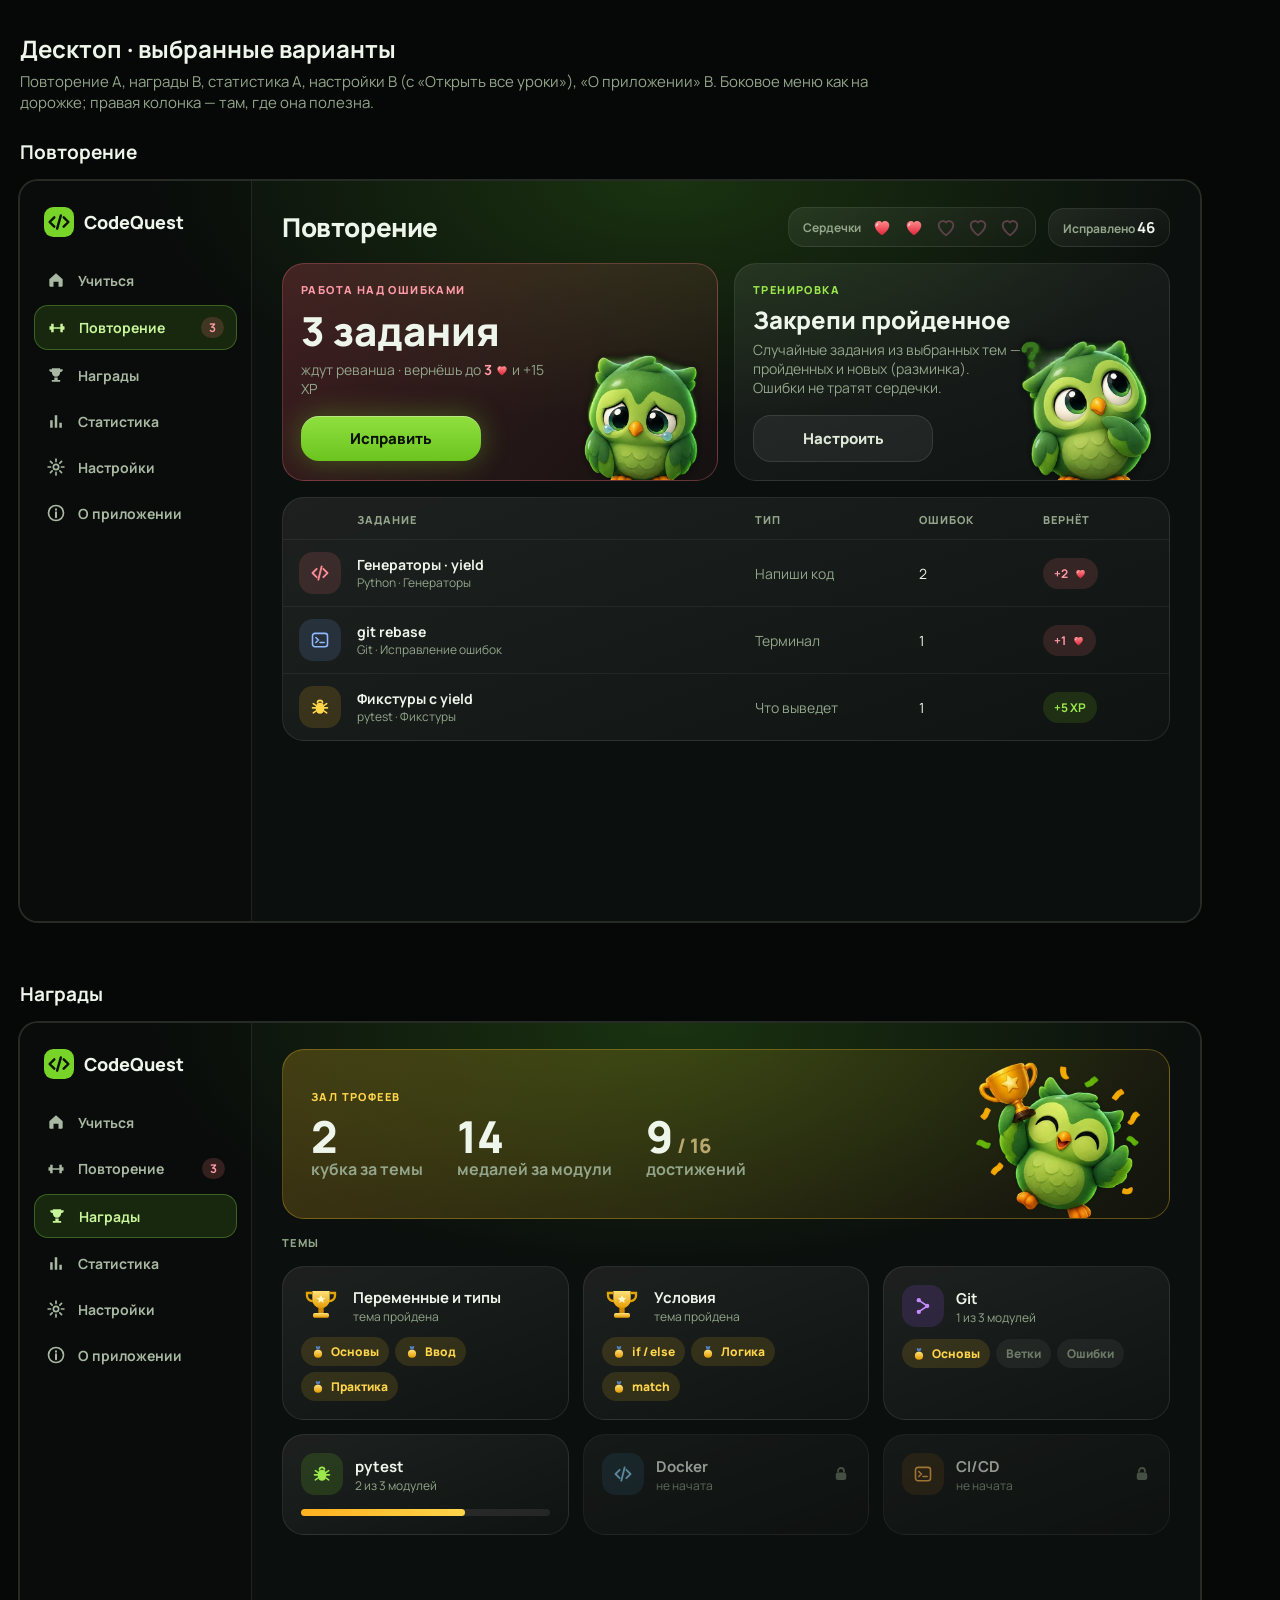
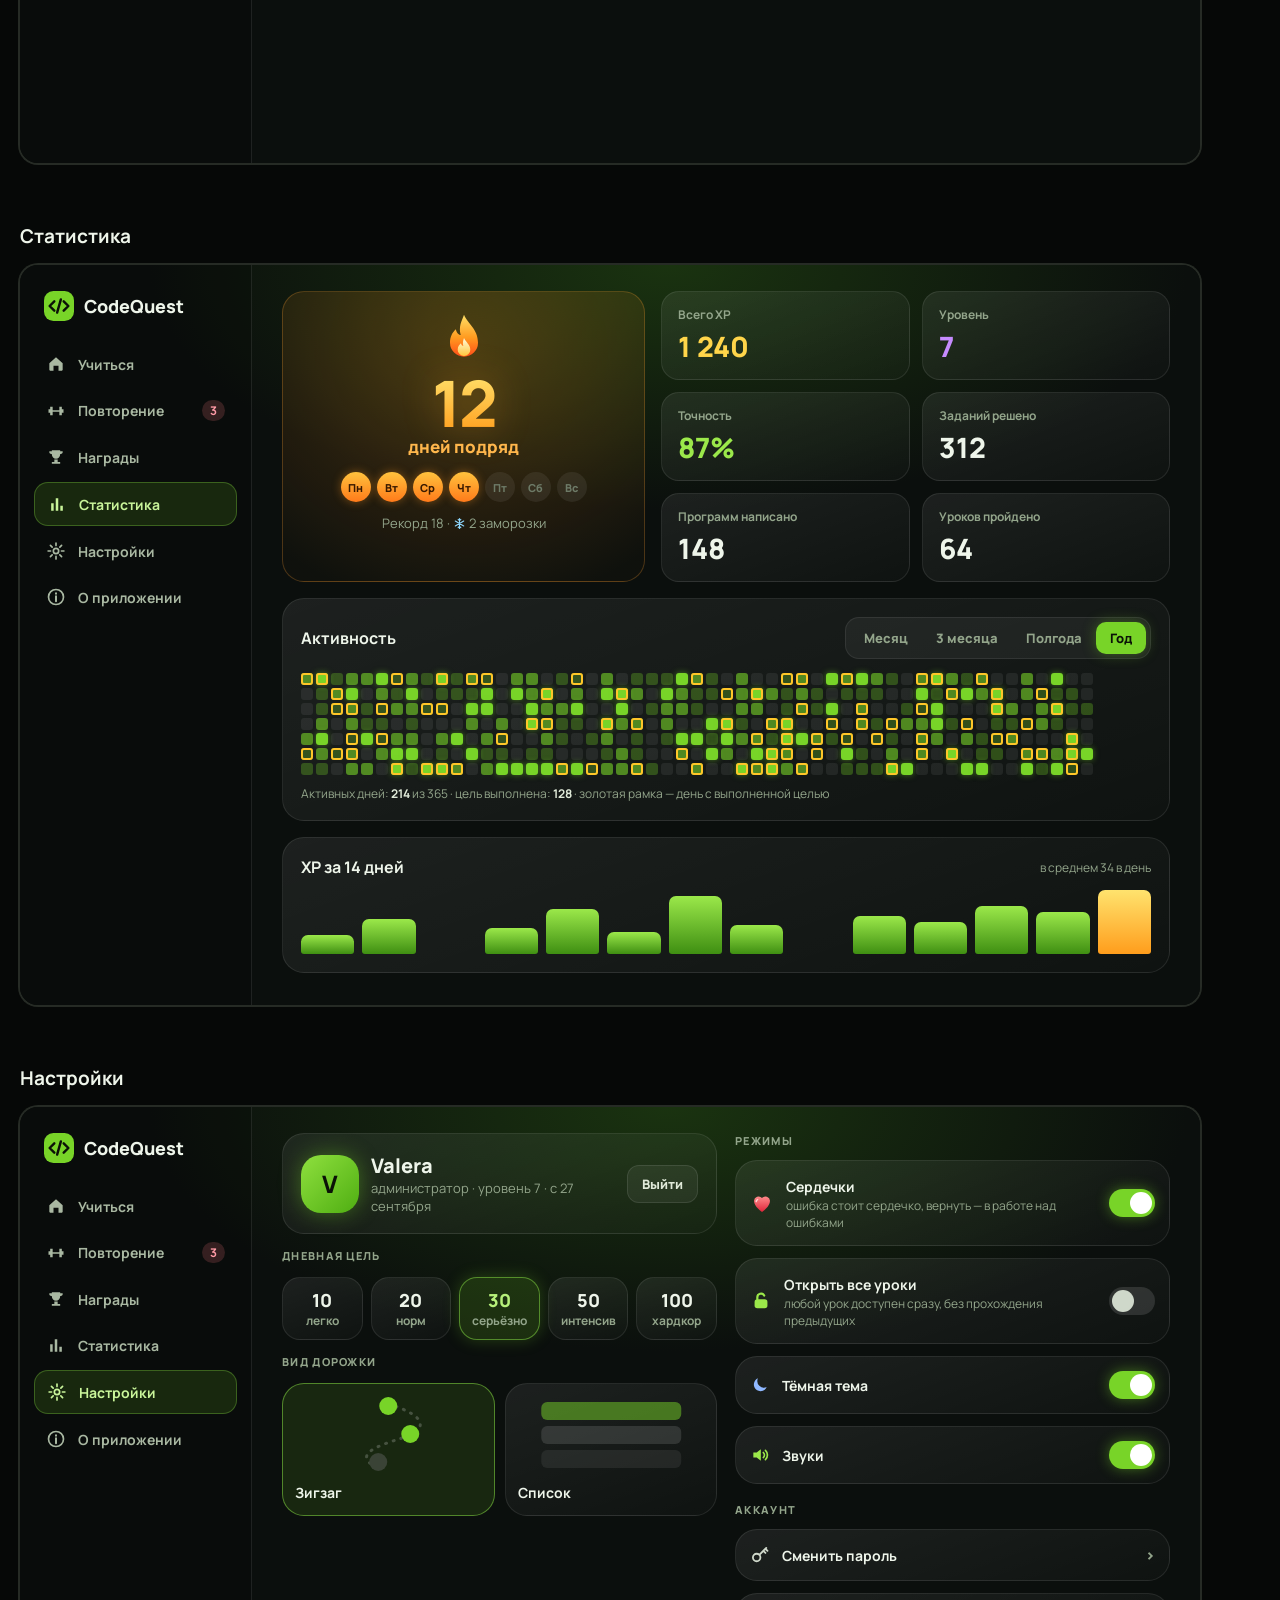
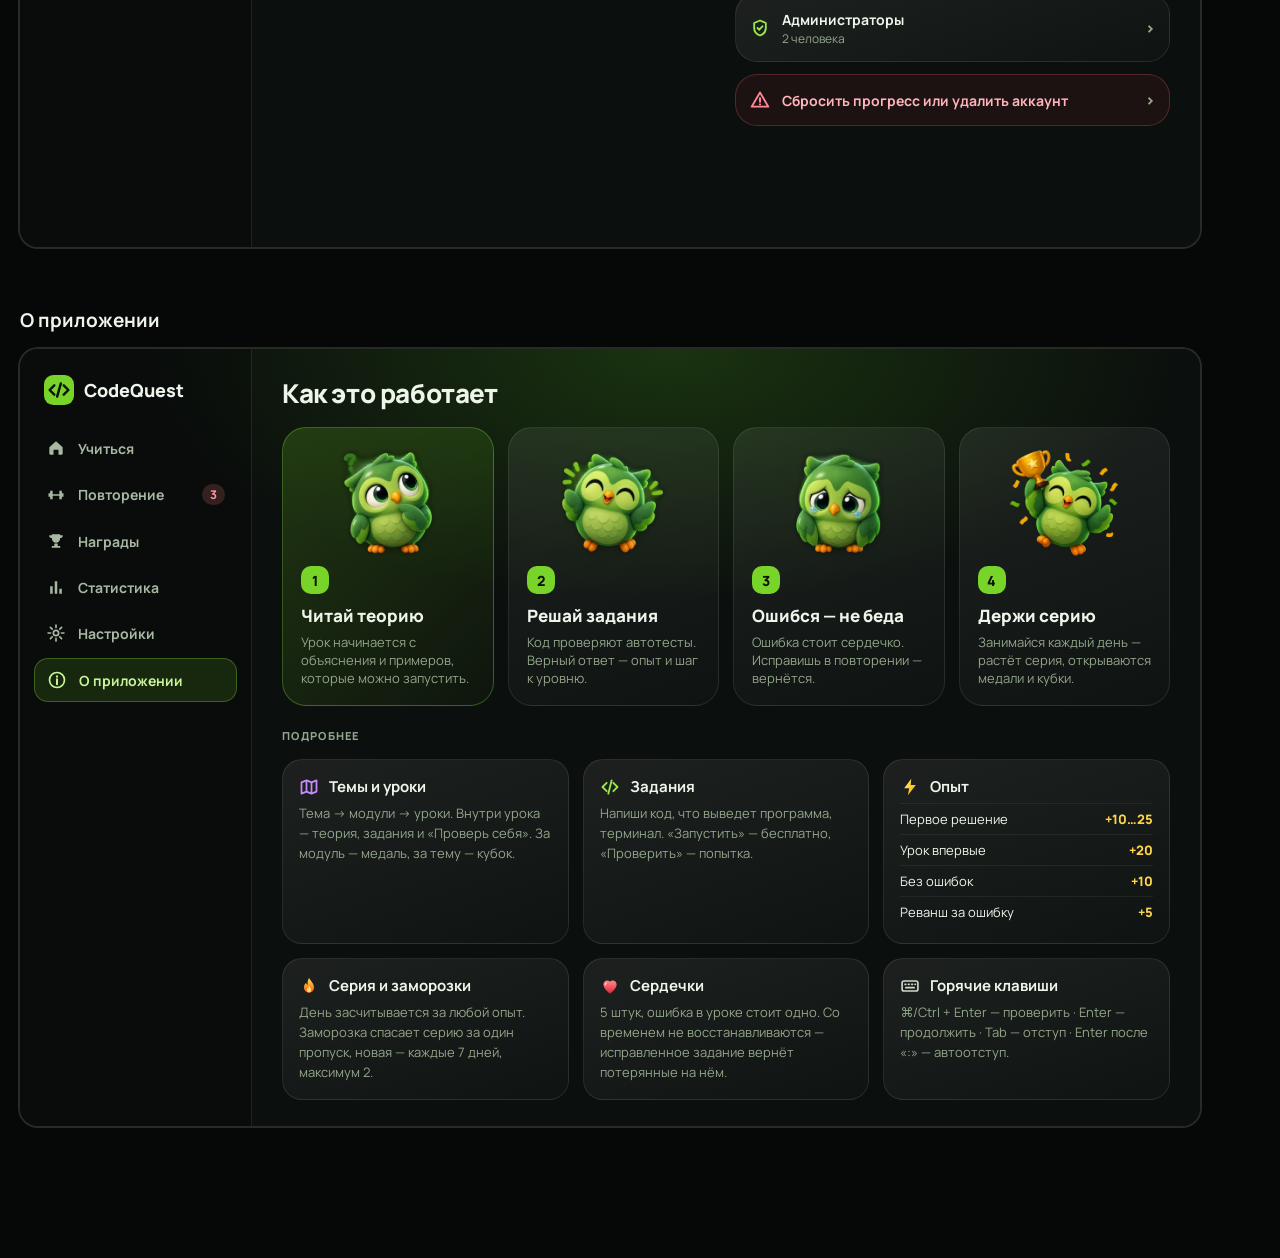
<file: docs/design/desktop2.html>
<!doctype html>
<html lang="ru"><head><meta charset="utf-8"><meta name="viewport" content="width=device-width,initial-scale=1">
<title>CodeQuest — десктоп: остальные экраны</title>
<link href="https://fonts.googleapis.com/css2?family=Manrope:wght@500;600;700;800&family=JetBrains+Mono:wght@400;600&display=swap" rel="stylesheet">
<style>
  :root { --bg: #0b0f0d; --line: rgba(255,255,255,.09); --muted: #93a58b; --text: #eef5ea; --acc: #78d428; --acc2: #9be84a; }
  * { box-sizing: border-box; }
  body { margin: 0; background: #060807; color: var(--text); font-family: "Manrope", system-ui, sans-serif; padding: 32px 20px 72px; }
  h1 { font-size: 24px; margin: 0 0 6px; } .sub { color: var(--muted); margin: 0 0 26px; font-size: 15px; max-width: 900px; }
  section { margin-bottom: 60px; } section > h2 { font-size: 19px; margin: 0 0 16px; }
  .row { display: flex; gap: 26px; flex-wrap: wrap; align-items: flex-start; }
  .cap { color: var(--muted); font-size: 13px; text-align: center; margin-top: 10px; max-width: 340px; } .cap b { color: #dfe9d8; display: block; font-size: 14px; }
  .phone { width: 340px; height: 720px; border-radius: 46px; padding: 11px; background: #000; box-shadow: 0 0 0 2px #262b25; flex: none; }
  .scr { width: 100%; height: 100%; border-radius: 36px; overflow: hidden; position: relative; display: flex; flex-direction: column; background: radial-gradient(120% 55% at 50% 0%, #1d3712 0%, var(--bg) 58%); }
  .desk { width: 1180px; max-width: 100%; height: 740px; border-radius: 18px; overflow: hidden; box-shadow: 0 0 0 2px #262b25; display: flex; background: radial-gradient(80% 60% at 55% 0%, #1a3310 0%, var(--bg) 55%); flex: none; }
  .glass { background: linear-gradient(160deg, rgba(255,255,255,.075), rgba(255,255,255,.02)); border: 1px solid var(--line); }
  .muted { color: var(--muted); } .kind { font-size: 11px; font-weight: 800; letter-spacing: 1.4px; color: var(--acc2); text-transform: uppercase; }
  .btn { border-radius: 18px; font-weight: 800; font-size: 15px; padding: 15px; text-align: center; }
  .btn.pri { background: linear-gradient(180deg, #8fe03e, #6cc41f); color: #0b1207; box-shadow: 0 0 28px rgba(120,212,40,.35), inset 0 1px 0 rgba(255,255,255,.35); }
  .btn.ghost { background: rgba(255,255,255,.06); border: 1px solid rgba(255,255,255,.1); color: #dfe9d8; }
  .chip { display: inline-flex; align-items: center; gap: 6px; padding: 7px 11px; border-radius: 999px; font-size: 12px; font-weight: 700; }
  .stat { display: inline-flex; align-items: center; gap: 6px; padding: 7px 11px; border-radius: 999px; background: rgba(255,255,255,.06); border: 1px solid rgba(255,255,255,.1); font-weight: 800; font-size: 13px; }
  .top { display: flex; align-items: center; gap: 10px; padding: 18px 18px 10px; }
  .x { width: 34px; height: 34px; border-radius: 12px; display: grid; place-items: center; color: #9aa893; }
  .prog { flex: 1; height: 10px; border-radius: 10px; background: rgba(255,255,255,.08); overflow: hidden; } .prog i { display: block; height: 100%; border-radius: 10px; background: linear-gradient(90deg, #5fbf1a, #9be84a); box-shadow: 0 0 12px rgba(140,230,70,.6); }
  .hp { display: flex; align-items: center; gap: 4px; font-weight: 800; color: #ff7a7a; }
  .code { font-family: "JetBrains Mono", monospace; font-size: 12.5px; line-height: 1.75; } .code > div { white-space: pre; overflow: hidden; } .code .ln { color: #4d5a48; display: inline-block; width: 22px; }
  .k { color: #c792ea; } .f { color: #82aaff; } .n { color: #f78c6c; } .b { color: #ffcb6b; } .s { color: #c3e88d; }
  .cursor { display: inline-block; width: 2px; height: 15px; background: var(--acc2); vertical-align: -3px; box-shadow: 0 0 6px var(--acc2); animation: cur 1s steps(1) infinite; } @keyframes cur { 50% { opacity: 0; } }
  .nav { margin: auto 14px 14px; border-radius: 24px; background: rgba(20,26,19,.85); border: 1px solid var(--line); display: flex; justify-content: space-around; padding: 9px; }
  .nav i { width: 42px; height: 42px; border-radius: 14px; display: grid; place-items: center; color: #7f8e79; font-style: normal; } .nav i.on { background: var(--acc); color: #0b1207; box-shadow: 0 0 18px rgba(120,212,40,.4); }
  .tile { border-radius: 18px; padding: 12px 6px; background: rgba(255,255,255,.05); border: 1px solid rgba(255,255,255,.09); text-align: center; }
  .tile small { display: block; color: #9a927e; font-weight: 700; font-size: 11px; margin-bottom: 6px; } .tile b { font-size: 20px; font-weight: 800; color: var(--c); display: inline-flex; align-items: center; gap: 6px; }
  .big { font-weight: 800; letter-spacing: -2px; line-height: 1; background: linear-gradient(180deg, #ffe36e, #ff9d1c); -webkit-background-clip: text; background-clip: text; color: transparent; filter: drop-shadow(0 0 18px rgba(255,170,30,.35)); }
  /* анимации (выключаются при «уменьшении движения») */
  .hop { animation: hop 1.2s cubic-bezier(.3,.7,.4,1) infinite; transform-origin: 50% 100%; }
  @keyframes hop { 0%,100% { transform: translateY(0) scale(1.03,.97); } 40% { transform: translateY(-14px) scale(.98,1.02); } 70% { transform: translateY(0) scale(1.05,.95); } }
  .bob { animation: bob 3.2s ease-in-out infinite; transform-origin: 50% 100%; } @keyframes bob { 0%,100% { transform: translateY(0); } 50% { transform: translateY(-5px); } }
  .tilt { animation: tilt 5s ease-in-out infinite; transform-origin: 50% 85%; } @keyframes tilt { 0%,100% { transform: rotate(0); } 30%,60% { transform: rotate(-6deg); } }
  .breathe { animation: br 4s ease-in-out infinite; transform-origin: 50% 100%; } @keyframes br { 0%,100% { transform: scale(1); } 50% { transform: scale(1.02,.98); } }
  .glowP { animation: gp 2.4s ease-in-out infinite; } @keyframes gp { 0%,100% { opacity: .6; } 50% { opacity: 1; } }
  .ring { animation: ring 2s ease-in-out infinite; transform-origin: center; transform-box: fill-box; } @keyframes ring { 0%,100% { opacity: .5; transform: scale(1); } 50% { opacity: 1; transform: scale(1.06); } }
  .conf { position: absolute; width: 8px; height: 5px; border-radius: 1px; animation: conf 2.2s linear infinite; } @keyframes conf { 0% { transform: translateY(-20px) rotate(0); opacity: 0; } 10% { opacity: 1; } 100% { transform: translateY(260px) rotate(360deg); opacity: 0; } }
  @media (prefers-reduced-motion: reduce) { * { animation: none !important; } }
  /* дорожка */
  .node { position: absolute; width: 64px; height: 64px; border-radius: 50%; display: grid; place-items: center; transform: translate(-50%,-50%); }
  .node.done { background: linear-gradient(180deg, #a7ee55, #4fae12); box-shadow: 0 6px 0 #2f7d0c; }
  .node.cur { background: linear-gradient(180deg, #a7ee55, #4fae12); box-shadow: 0 6px 0 #2f7d0c, 0 0 36px rgba(140,230,70,.55); }
  .node.lock { background: linear-gradient(180deg, #3a4336, #20261e); box-shadow: 0 6px 0 #141913; }
  .lbl { position: absolute; font-size: 12px; font-weight: 700; color: var(--muted); width: 110px; line-height: 1.25; }
  .lbl b { color: var(--text); display: block; font-size: 13px; }
  .mod { border-radius: 22px; padding: 14px 16px; background: linear-gradient(135deg, var(--m1), var(--m2)); box-shadow: 0 0 30px color-mix(in srgb, var(--m1) 35%, transparent); }
  .mod small { font-size: 11px; font-weight: 800; letter-spacing: 1.3px; opacity: .85; } .mod b { display: block; font-size: 17px; margin-top: 2px; }
  .side { width: 232px; border-right: 1px solid var(--line); padding: 22px 14px; display: flex; flex-direction: column; gap: 4px; flex: none; background: rgba(0,0,0,.18); }
  .side .it { display: flex; align-items: center; gap: 12px; padding: 11px 12px; border-radius: 14px; font-weight: 700; font-size: 14px; color: #a9b8a2; }
  .side .it.on { background: rgba(120,212,40,.14); color: #c9f59a; border: 1px solid rgba(140,230,70,.3); }
  .rail { width: 300px; padding: 22px 20px; display: flex; flex-direction: column; gap: 14px; flex: none; }
  .rcard { border-radius: 20px; padding: 16px; }
  .week { display: flex; gap: 6px; } .week i { width: 30px; height: 30px; border-radius: 50%; background: rgba(255,255,255,.07); display: grid; place-items: center; font-style: normal; font-size: 11px; font-weight: 800; color: #6d7a67; }
  .week i.on { background: linear-gradient(180deg, #ffc23d, #ff7a1a); color: #3a1a00; box-shadow: 0 0 10px rgba(255,150,30,.4); }
</style></head><body>

<svg width="0" height="0" style="position:absolute" aria-hidden="true"><defs>
  <linearGradient id="gFlameO" x1="0" y1="0" x2="0" y2="1"><stop offset="0" stop-color="#ffe066"/><stop offset=".55" stop-color="#ff9a1f"/><stop offset="1" stop-color="#ff4d1a"/></linearGradient>
  <linearGradient id="gFlameI" x1="0" y1="0" x2="0" y2="1"><stop offset="0" stop-color="#fffbe0"/><stop offset="1" stop-color="#ffc83d"/></linearGradient>
  <linearGradient id="gBolt" x1="0" y1="0" x2="1" y2="1"><stop offset="0" stop-color="#fff3a0"/><stop offset=".5" stop-color="#ffcf2e"/><stop offset="1" stop-color="#ff9d00"/></linearGradient>
  <linearGradient id="gHeart" x1="0" y1="0" x2="0" y2="1"><stop offset="0" stop-color="#ff8a8a"/><stop offset="1" stop-color="#e0243a"/></linearGradient>
  <linearGradient id="gGold" x1="0" y1="0" x2="0" y2="1"><stop offset="0" stop-color="#ffe27a"/><stop offset="1" stop-color="#e59a00"/></linearGradient>
  <symbol id="flame" viewBox="0 0 24 24"><path d="M12 2c1.6 4 6 6 6 12a6 6 0 0 1-12 0c0-2.6 1-4.4 2.5-5.8.4 1.8 1.4 2.5 2.1 2.5C9.6 7 11 4.8 12 2Z" fill="url(#gFlameO)"/><path d="M12 12c.7 1.8 2.7 2.7 2.7 5a2.7 2.7 0 0 1-5.4 0c0-1.4.7-2.2 1.4-2.8.2.8.6 1.2 1 1.2-.4-1.4 0-2.4.3-3.4Z" fill="url(#gFlameI)"/></symbol>
  <symbol id="bolt" viewBox="0 0 24 24"><path d="M13.5 2 5 13.5h6L9.5 22 19 9.5h-6.2L13.5 2Z" fill="url(#gBolt)"/></symbol>
  <symbol id="heart" viewBox="0 0 24 24"><path d="M12 21s-8-5.2-8-11.2A4.6 4.6 0 0 1 12 7a4.6 4.6 0 0 1 8 2.8C20 15.8 12 21 12 21Z" fill="url(#gHeart)"/><path d="M7.6 8.6c-.8.4-1.3 1.1-1.4 2" stroke="#ffd0d0" stroke-width="1.5" fill="none" stroke-linecap="round"/></symbol>
  <symbol id="heartE" viewBox="0 0 24 24"><path d="M12 21s-8-5.2-8-11.2A4.6 4.6 0 0 1 12 7a4.6 4.6 0 0 1 8 2.8C20 15.8 12 21 12 21Z" fill="none" stroke="#5b4148" stroke-width="2"/></symbol>
  <symbol id="target" viewBox="0 0 24 24"><circle cx="12" cy="12" r="9" fill="#78d428"/><circle cx="12" cy="12" r="6" fill="#0b0f0d"/><circle cx="12" cy="12" r="3" fill="#78d428"/></symbol>
  <symbol id="clock" viewBox="0 0 24 24"><circle cx="12" cy="12" r="9" fill="#5cc8ff"/><circle cx="12" cy="12" r="6.5" fill="#dff4ff"/><path d="M12 8v4l2.6 1.6" stroke="#1899d6" stroke-width="2" fill="none" stroke-linecap="round"/></symbol>
  <symbol id="check" viewBox="0 0 24 24"><path d="m6 12.5 4 4 8-9" stroke="#0b1207" stroke-width="3.2" fill="none" stroke-linecap="round" stroke-linejoin="round"/></symbol>
  <symbol id="star" viewBox="0 0 24 24"><path d="m12 3 2.7 5.6 6.1.9-4.4 4.3 1 6.1L12 17l-5.4 2.9 1-6.1-4.4-4.3 6.1-.9Z" fill="#fff"/></symbol>
  <symbol id="lock" viewBox="0 0 24 24"><rect x="5" y="10" width="14" height="10" rx="3" fill="#6d7a67"/><path d="M8 10V8a4 4 0 0 1 8 0v2" stroke="#6d7a67" stroke-width="2.4" fill="none"/></symbol>
  <symbol id="play" viewBox="0 0 24 24"><path d="M8 5v14l11-7Z" fill="currentColor"/></symbol>
  <symbol id="bulb" viewBox="0 0 24 24"><path d="M9 18h6M10 21h4M12 3a6 6 0 0 0-3.5 10.9c.6.5 1 1.2 1 2.1h5c0-.9.4-1.6 1-2.1A6 6 0 0 0 12 3Z" stroke="currentColor" stroke-width="1.9" fill="none" stroke-linecap="round"/></symbol>
  <symbol id="book" viewBox="0 0 24 24"><path d="M4 5c3-1.5 5.5-1.5 8 .5 2.5-2 5-2 8-.5v14c-3-1.5-5.5-1.5-8 .5-2.5-2-5-2-8-.5Z" stroke="currentColor" stroke-width="1.9" fill="none" stroke-linejoin="round"/><path d="M12 5.5v14" stroke="currentColor" stroke-width="1.9"/></symbol>
  <symbol id="xmark" viewBox="0 0 24 24"><path d="M6 6l12 12M18 6 6 18" stroke="currentColor" stroke-width="2.4" stroke-linecap="round"/></symbol>
  <symbol id="back" viewBox="0 0 24 24"><path d="M15 5 8 12l7 7" stroke="currentColor" stroke-width="2.6" fill="none" stroke-linecap="round" stroke-linejoin="round"/></symbol>
  <symbol id="term" viewBox="0 0 24 24"><rect x="3" y="4" width="18" height="16" rx="3" stroke="currentColor" stroke-width="1.9" fill="none"/><path d="m7 9 3 3-3 3M12 15h5" stroke="currentColor" stroke-width="1.9" fill="none" stroke-linecap="round"/></symbol>
  <symbol id="i-home" viewBox="0 0 24 24"><path d="M4 11 12 4l8 7v8a1 1 0 0 1-1 1h-4v-6H9v6H5a1 1 0 0 1-1-1v-8Z" fill="currentColor"/></symbol>
  <symbol id="i-dumb" viewBox="0 0 24 24"><path d="M3 10h2V7h3v10H5v-3H3v-4Zm18 0h-2V7h-3v10h3v-3h2v-4ZM8 11h8v2H8z" fill="currentColor"/></symbol>
  <symbol id="i-cup" viewBox="0 0 24 24"><path d="M7 4h10v5a5 5 0 0 1-10 0V4Zm-3 1h3v3a2 2 0 0 1-3-2V5Zm16 0h-3v3a2 2 0 0 0 3-2V5ZM10 15h4v3h3v2H7v-2h3v-3Z" fill="currentColor"/></symbol>
  <symbol id="i-chart" viewBox="0 0 24 24"><path d="M5 20V11h3v9H5Zm5.5 0V5h3v15h-3ZM16 20v-6h3v6h-3Z" fill="currentColor"/></symbol>
  <symbol id="i-user" viewBox="0 0 24 24"><circle cx="12" cy="8" r="4" fill="currentColor"/><path d="M4 20c1-4 4.5-6 8-6s7 2 8 6H4Z" fill="currentColor"/></symbol>
  <symbol id="i-gear" viewBox="0 0 24 24"><circle cx="12" cy="12" r="3.2" fill="none" stroke="currentColor" stroke-width="2"/><path d="M12 2.5v3M12 18.5v3M2.5 12h3M18.5 12h3M5.3 5.3l2.1 2.1M16.6 16.6l2.1 2.1M5.3 18.7l2.1-2.1M16.6 7.4l2.1-2.1" stroke="currentColor" stroke-width="2" stroke-linecap="round"/></symbol>
  <symbol id="i-info" viewBox="0 0 24 24"><circle cx="12" cy="12" r="9" fill="none" stroke="currentColor" stroke-width="2"/><path d="M12 11v6M12 7.5v.5" stroke="currentColor" stroke-width="2.4" stroke-linecap="round"/></symbol>
  <symbol id="chest" viewBox="0 0 64 56"><rect x="6" y="22" width="52" height="30" rx="6" fill="#9a5b21"/><path d="M6 26a26 20 0 0 1 52 0v6H6Z" fill="#c07a2c"/><rect x="6" y="30" width="52" height="5" fill="url(#gGold)"/><rect x="28" y="28" width="8" height="12" rx="2" fill="url(#gGold)"/></symbol>
  <symbol id="cup" viewBox="0 0 120 120"><path d="M34 18h52v26a26 26 0 0 1-52 0V18Z" fill="url(#gGold)"/><path d="M34 24H18v8a16 16 0 0 0 18 16M86 24h16v8a16 16 0 0 1-18 16" stroke="#e5a500" stroke-width="7" fill="none"/><path d="M52 68h16v16H52z" fill="#d18a00"/><rect x="36" y="84" width="48" height="14" rx="5" fill="url(#gGold)"/><path d="M60 30l4 8 9 1-7 6 2 9-8-5-8 5 2-9-7-6 9-1Z" fill="#fff6c8"/></symbol>
  <symbol id="logo" viewBox="0 0 32 32"><rect width="32" height="32" rx="10" fill="#78d428"/><path d="m11 11-5 5 5 5M21 11l5 5-5 5M18 9l-4 14" stroke="#0b1207" stroke-width="2.6" fill="none" stroke-linecap="round" stroke-linejoin="round"/></symbol>
</defs></svg>

<style>
  .main { flex: 1; min-width: 0; padding: 26px 30px; display: flex; flex-direction: column; gap: 16px; overflow: hidden; }
  .h1 { font-size: 26px; font-weight: 800; letter-spacing: -.4px; margin: 0; }
  .card { border-radius: 22px; padding: 18px; }
  .rowx { display: flex; align-items: center; gap: 12px; } .grow { flex: 1; min-width: 0; }
  .ico { width: 42px; height: 42px; border-radius: 14px; display: grid; place-items: center; flex: none; }
  .sec { font-size: 11px; font-weight: 800; letter-spacing: 1.3px; color: var(--muted); text-transform: uppercase; }
  .tgl { width: 46px; height: 28px; border-radius: 999px; background: rgba(255,255,255,.12); position: relative; flex: none; }
  .tgl::after { content: ""; position: absolute; left: 3px; top: 3px; width: 22px; height: 22px; border-radius: 50%; background: #cfd8ca; }
  .tgl.on { background: var(--acc); box-shadow: 0 0 14px rgba(120,212,40,.45); } .tgl.on::after { left: 21px; background: #fff; }
  .rec { border-radius: 18px; padding: 14px 16px; } .rec small { color: var(--muted); font-size: 12px; font-weight: 700; display: block; } .rec b { display: block; font-size: 28px; font-weight: 800; margin-top: 4px; }
  .seg2 { display: inline-flex; padding: 4px; border-radius: 14px; background: rgba(255,255,255,.05); border: 1px solid rgba(255,255,255,.08); }
  .seg2 span { white-space: nowrap; text-align: center; padding: 7px 14px; border-radius: 10px; font-size: 13px; font-weight: 800; color: var(--muted); }
  .seg2 span.on { background: var(--acc); color: #0b1207; box-shadow: 0 0 14px rgba(120,212,40,.35); }
  .hm { display: grid; grid-auto-flow: column; grid-template-rows: repeat(7, 12px); grid-auto-columns: 12px; gap: 3px; }
  .hm i { border-radius: 3px; background: rgba(255,255,255,.07); } .hm i.l1 { background: rgba(120,212,40,.3); } .hm i.l2 { background: rgba(120,212,40,.6); } .hm i.l3 { background: #78d428; box-shadow: 0 0 6px rgba(120,212,40,.5); } .hm i.g { outline: 2px solid #ffc629; outline-offset: -2px; }
  .bars { display: flex; align-items: flex-end; gap: 8px; height: 130px; } .bars div { flex: 1; border-radius: 7px 7px 3px 3px; background: linear-gradient(180deg, #9be84a, #3f8f12); } .bars div.z { background: rgba(255,255,255,.08); }
  .mrow { display: grid; grid-template-columns: 44px minmax(0,1fr) 150px 110px 110px; align-items: center; gap: 14px; padding: 12px 16px; border-top: 1px solid rgba(255,255,255,.06); font-size: 14px; }
  .mrow:first-child { border-top: 0; } .mrow.head { color: var(--muted); font-size: 11px; font-weight: 800; letter-spacing: 1px; text-transform: uppercase; padding-top: 14px; }
  .medalS { display: inline-flex; align-items: center; gap: 6px; padding: 6px 10px; border-radius: 999px; font-size: 12px; font-weight: 800; background: rgba(255,200,40,.13); color: #ffd54a; }
  .medalS.off { background: rgba(255,255,255,.05); color: #6d7a67; }
  .step { border-radius: 24px; padding: 18px; position: relative; overflow: hidden; min-height: 230px; }
  .step .n { width: 28px; height: 28px; border-radius: 10px; background: var(--acc); color: #0b1207; font-weight: 800; font-size: 14px; display: grid; place-items: center; }
  .ref { border-radius: 20px; padding: 16px; } .ref h4 { margin: 0 0 6px; font-size: 15px; display: flex; align-items: center; gap: 10px; } .ref p { margin: 0; color: var(--muted); font-size: 13px; line-height: 1.55; }
  .xp { width: 100%; border-collapse: collapse; font-size: 13px; } .xp td { padding: 6px 0; border-top: 1px solid rgba(255,255,255,.06); } .xp td:last-child { text-align: right; font-weight: 800; color: #ffd54a; }
</style>
<svg width="0" height="0" style="position:absolute" aria-hidden="true"><defs>
  <symbol id="target2" viewBox="0 0 24 24"><circle cx="12" cy="12" r="9" fill="none" stroke="currentColor" stroke-width="2.2"/><circle cx="12" cy="12" r="4.5" fill="none" stroke="currentColor" stroke-width="2.2"/><circle cx="12" cy="12" r="1.3" fill="currentColor"/></symbol>
  <symbol id="moon" viewBox="0 0 24 24"><path d="M20 14.5A8 8 0 0 1 9.5 4 8 8 0 1 0 20 14.5Z" fill="currentColor"/></symbol>
  <symbol id="sound" viewBox="0 0 24 24"><path d="M4 9h4l5-4v14l-5-4H4Z" fill="currentColor"/><path d="M16 9a4 4 0 0 1 0 6M18.5 6.5a7.5 7.5 0 0 1 0 11" stroke="currentColor" stroke-width="2" fill="none" stroke-linecap="round"/></symbol>
  <symbol id="path" viewBox="0 0 24 24"><circle cx="7" cy="5" r="2.6" fill="currentColor"/><circle cx="17" cy="12" r="2.6" fill="currentColor"/><circle cx="7" cy="19" r="2.6" fill="currentColor"/><path d="M9 6.5 15 10.5M15 13.5 9 17.5" stroke="currentColor" stroke-width="2" stroke-linecap="round"/></symbol>
  <symbol id="key" viewBox="0 0 24 24"><circle cx="8" cy="15" r="4.5" fill="none" stroke="currentColor" stroke-width="2.2"/><path d="m11.5 11.5 8-8M16 7l2.5 2.5M18.5 4.5 21 7" stroke="currentColor" stroke-width="2.2" stroke-linecap="round"/></symbol>
  <symbol id="unlock" viewBox="0 0 24 24"><rect x="5" y="10" width="14" height="10" rx="3" fill="#9be84a"/><path d="M8 10V8a4 4 0 0 1 7.5-2" stroke="#9be84a" stroke-width="2.4" fill="none" stroke-linecap="round"/></symbol>
  <symbol id="shield" viewBox="0 0 24 24"><path d="M12 3 5 6v6c0 4.4 3 7.6 7 9 4-1.4 7-4.6 7-9V6Z" fill="none" stroke="currentColor" stroke-width="2.2" stroke-linejoin="round"/><path d="m9 12 2 2 4-4" stroke="currentColor" stroke-width="2.2" fill="none" stroke-linecap="round"/></symbol>
  <symbol id="warn" viewBox="0 0 24 24"><path d="M12 3 2 20h20Z" fill="none" stroke="currentColor" stroke-width="2.2" stroke-linejoin="round"/><path d="M12 10v4M12 17v.5" stroke="currentColor" stroke-width="2.4" stroke-linecap="round"/></symbol>
  <symbol id="snow" viewBox="0 0 24 24"><path d="M12 3v18M4.2 7.5l15.6 9M4.2 16.5l15.6-9M9.5 4.5 12 7l2.5-2.5M9.5 19.5 12 17l2.5 2.5" stroke="#8fd8ff" stroke-width="2" fill="none" stroke-linecap="round"/></symbol>
  <symbol id="code" viewBox="0 0 24 24"><path d="m8 7-5 5 5 5M16 7l5 5-5 5M14 4l-4 16" stroke="currentColor" stroke-width="2.2" fill="none" stroke-linecap="round" stroke-linejoin="round"/></symbol>
  <symbol id="bug" viewBox="0 0 24 24"><rect x="7" y="7" width="10" height="13" rx="5" fill="currentColor"/><path d="M9 7a3 3 0 0 1 6 0M3 13h4M17 13h4M4 8l3 2M20 8l-3 2M4 19l3-2M20 19l-3-2" stroke="currentColor" stroke-width="2" stroke-linecap="round" fill="none"/></symbol>
  <symbol id="medalI" viewBox="0 0 24 24"><path d="M8 2h3l2 6H10ZM16 2h-3l-2 6h3Z" fill="#5a8fd8"/><circle cx="12" cy="15" r="7" fill="url(#gGold)"/></symbol>
  <symbol id="map" viewBox="0 0 24 24"><path d="M3 6.5 9 4l6 2.5L21 4v13.5L15 20l-6-2.5L3 20Z" fill="none" stroke="currentColor" stroke-width="2.1" stroke-linejoin="round"/><path d="M9 4v13.5M15 6.5V20" stroke="currentColor" stroke-width="2.1"/></symbol>
  <symbol id="kbd" viewBox="0 0 24 24"><rect x="2.5" y="6" width="19" height="12" rx="2.5" fill="none" stroke="currentColor" stroke-width="2"/><path d="M6 10h1M10 10h1M14 10h1M18 10h.5M7 14h10" stroke="currentColor" stroke-width="2" stroke-linecap="round"/></symbol>
</defs></svg>

<h1>Десктоп · выбранные варианты</h1>
<p class="sub">Повторение A, награды B, статистика A, настройки B (с «Открыть все уроки»), «О приложении» B. Боковое меню как на дорожке; правая колонка — там, где она полезна.</p>

<!-- ============ ПОВТОРЕНИЕ A ============ -->
<section><h2>Повторение</h2>
<div class="desk"><div class="side" data-active="review"></div>
  <div class="main">
    <div class="rowx"><div class="h1 grow">Повторение</div>
      <div class="glass rowx" style="border-radius:16px;padding:8px 14px;gap:10px"><span class="muted" style="font-size:12px;font-weight:700">Сердечки</span>
        <svg width="22" height="22"><use href="#heart"/></svg><svg width="22" height="22"><use href="#heart"/></svg><svg width="22" height="22"><use href="#heartE"/></svg><svg width="22" height="22"><use href="#heartE"/></svg><svg width="22" height="22"><use href="#heartE"/></svg></div>
      <div class="glass" style="border-radius:16px;padding:8px 14px;font-size:12px;font-weight:700"><span class="muted">Исправлено</span> <b style="font-size:15px">46</b></div></div>
    <div style="display:grid;grid-template-columns:1fr 1fr;gap:16px">
      <div class="card" style="background:linear-gradient(135deg,rgba(255,90,110,.22),rgba(255,90,110,.04));border:1px solid rgba(255,120,130,.3);position:relative;overflow:hidden;min-height:200px">
        <img class="breathe" src="../../static/img/owls/owl-sad.webp" alt="" style="position:absolute;right:0;bottom:-14px;width:150px">
        <div class="kind" style="color:#ff9aa6">Работа над ошибками</div>
        <div style="font-size:40px;font-weight:800;margin:6px 0 2px">3 задания</div>
        <div class="muted" style="font-size:14px;max-width:260px">ждут реванша · вернёшь до <b style="color:#ff9aa6">3 <svg width="14" height="14" style="vertical-align:-2px"><use href="#heart"/></svg></b> и +15 XP</div>
        <div class="btn pri" style="margin-top:18px;width:180px;padding:12px">Исправить</div></div>
      <div class="card glass" style="position:relative;overflow:hidden;min-height:200px">
        <img class="tilt" src="../../static/img/owls/owl-think.webp" alt="" style="position:absolute;right:0;bottom:-16px;width:165px">
        <div class="kind">Тренировка</div>
        <div style="font-size:24px;font-weight:800;margin:6px 0 4px">Закрепи пройденное</div>
        <div class="muted" style="font-size:14px;max-width:270px">Случайные задания из выбранных тем — пройденных и новых (разминка). Ошибки не тратят сердечки.</div>
        <div class="btn ghost" style="margin-top:18px;width:180px;padding:12px">Настроить</div></div>
    </div>
    <div class="glass" style="border-radius:22px;overflow:hidden">
      <div class="mrow head"><span></span><span>Задание</span><span>Тип</span><span>Ошибок</span><span>Вернёт</span></div>
      <div class="mrow"><div class="ico" style="background:rgba(255,120,130,.14);color:#ff8a96"><svg width="20" height="20"><use href="#code"/></svg></div><div><b>Генераторы · yield</b><div class="muted" style="font-size:12px">Python · Генераторы</div></div><span class="muted">Напиши код</span><span>2</span><span class="chip" style="background:rgba(255,120,130,.14);color:#ff9aa6;justify-self:start">+2 <svg width="13" height="13"><use href="#heart"/></svg></span></div>
      <div class="mrow"><div class="ico" style="background:rgba(120,170,255,.14);color:#8fb8ff"><svg width="20" height="20"><use href="#term"/></svg></div><div><b>git rebase</b><div class="muted" style="font-size:12px">Git · Исправление ошибок</div></div><span class="muted">Терминал</span><span>1</span><span class="chip" style="background:rgba(255,120,130,.14);color:#ff9aa6;justify-self:start">+1 <svg width="13" height="13"><use href="#heart"/></svg></span></div>
      <div class="mrow"><div class="ico" style="background:rgba(255,200,40,.14);color:#ffd54a"><svg width="20" height="20"><use href="#bug"/></svg></div><div><b>Фикстуры с yield</b><div class="muted" style="font-size:12px">pytest · Фикстуры</div></div><span class="muted">Что выведет</span><span>1</span><span class="chip" style="background:rgba(120,212,40,.14);color:#9be84a;justify-self:start">+5 XP</span></div>
    </div>
  </div>
</div>
</div></section>

<!-- ============ НАГРАДЫ B ============ -->
<section><h2>Награды</h2>
<div class="desk"><div class="side" data-active="awards"></div>
  <div class="main">
    <div class="card" style="background:linear-gradient(135deg,rgba(255,200,40,.22),rgba(255,200,40,.03));border:1px solid rgba(255,200,40,.3);position:relative;overflow:hidden;min-height:170px;display:flex;align-items:center;gap:40px;padding:22px 28px">
      <div><div class="kind" style="color:#ffd54a">Зал трофеев</div>
        <div style="display:flex;gap:34px;margin-top:10px">
          <div><div style="font-size:44px;font-weight:800;line-height:1">2</div><div class="muted" style="font-weight:700">кубка за темы</div></div>
          <div><div style="font-size:44px;font-weight:800;line-height:1">14</div><div class="muted" style="font-weight:700">медалей за модули</div></div>
          <div><div style="font-size:44px;font-weight:800;line-height:1">9<span style="font-size:20px;color:#b9a86e"> / 16</span></div><div class="muted" style="font-weight:700">достижений</div></div></div></div>
      <img class="hop" src="../../static/img/owls/owl-trophy.webp" alt="" style="position:absolute;right:26px;top:6px;width:170px"></div>
    <div class="sec">Темы</div>
    <div style="display:grid;grid-template-columns:repeat(3,minmax(0,1fr));gap:14px">
      <div class="card glass"><div class="rowx"><svg width="40" height="40"><use href="#cup"/></svg><div class="grow"><b style="font-size:15px">Переменные и типы</b><div class="muted" style="font-size:12px">тема пройдена</div></div></div>
        <div style="display:flex;gap:6px;margin-top:12px;flex-wrap:wrap"><span class="medalS"><svg width="14" height="14"><use href="#medalI"/></svg>Основы</span><span class="medalS"><svg width="14" height="14"><use href="#medalI"/></svg>Ввод</span><span class="medalS"><svg width="14" height="14"><use href="#medalI"/></svg>Практика</span></div></div>
      <div class="card glass"><div class="rowx"><svg width="40" height="40"><use href="#cup"/></svg><div class="grow"><b style="font-size:15px">Условия</b><div class="muted" style="font-size:12px">тема пройдена</div></div></div>
        <div style="display:flex;gap:6px;margin-top:12px;flex-wrap:wrap"><span class="medalS"><svg width="14" height="14"><use href="#medalI"/></svg>if / else</span><span class="medalS"><svg width="14" height="14"><use href="#medalI"/></svg>Логика</span><span class="medalS"><svg width="14" height="14"><use href="#medalI"/></svg>match</span></div></div>
      <div class="card glass"><div class="rowx"><div class="ico" style="background:rgba(140,80,220,.18);color:#c68bff"><svg width="20" height="20"><use href="#path"/></svg></div><div class="grow"><b style="font-size:15px">Git</b><div class="muted" style="font-size:12px">1 из 3 модулей</div></div></div>
        <div style="display:flex;gap:6px;margin-top:12px;flex-wrap:wrap"><span class="medalS"><svg width="14" height="14"><use href="#medalI"/></svg>Основы</span><span class="medalS off">Ветки</span><span class="medalS off">Ошибки</span></div></div>
      <div class="card glass"><div class="rowx"><div class="ico" style="background:rgba(120,212,40,.16);color:#9be84a"><svg width="20" height="20"><use href="#bug"/></svg></div><div class="grow"><b style="font-size:15px">pytest</b><div class="muted" style="font-size:12px">2 из 3 модулей</div></div></div>
        <div style="height:7px;border-radius:7px;background:rgba(255,255,255,.08);margin-top:14px"><i style="display:block;width:66%;height:100%;border-radius:7px;background:linear-gradient(90deg,#ffb020,#ffd54a)"></i></div></div>
      <div class="card glass" style="opacity:.6"><div class="rowx"><div class="ico" style="background:rgba(92,200,255,.14);color:#8fd8ff"><svg width="20" height="20"><use href="#code"/></svg></div><div class="grow"><b style="font-size:15px">Docker</b><div class="muted" style="font-size:12px">не начата</div></div><svg width="18" height="18"><use href="#lock"/></svg></div></div>
      <div class="card glass" style="opacity:.6"><div class="rowx"><div class="ico" style="background:rgba(255,150,30,.14);color:#ffb74d"><svg width="20" height="20"><use href="#term"/></svg></div><div class="grow"><b style="font-size:15px">CI/CD</b><div class="muted" style="font-size:12px">не начата</div></div><svg width="18" height="18"><use href="#lock"/></svg></div></div>
    </div>
  </div>
</div></section>

<!-- ============ СТАТИСТИКА A ============ -->
<section><h2>Статистика</h2>
<div class="desk"><div class="side" data-active="stats"></div>
  <div class="main">
    <div style="display:grid;grid-template-columns:minmax(0,5fr) minmax(0,7fr);gap:16px">
      <div class="card" style="text-align:center;background:radial-gradient(80% 90% at 50% 20%,rgba(255,150,30,.25),rgba(255,150,30,.02));border:1px solid rgba(255,160,50,.25)">
        <svg class="glowP" width="56" height="56"><use href="#flame"/></svg>
        <div class="big" style="font-size:64px">12</div><div style="font-weight:800;color:#ffb74d;font-size:17px">дней подряд</div>
        <div class="week" style="justify-content:center;margin-top:14px"><i class="on">Пн</i><i class="on">Вт</i><i class="on">Ср</i><i class="on">Чт</i><i>Пт</i><i>Сб</i><i>Вс</i></div>
        <div class="muted" style="font-size:13px;margin-top:12px">Рекорд 18 · <svg width="13" height="13" style="vertical-align:-2px"><use href="#snow"/></svg> 2 заморозки</div></div>
      <div style="display:grid;grid-template-columns:1fr 1fr;gap:12px">
        <div class="rec glass"><small>Всего XP</small><b style="color:#ffd54a">1 240</b></div><div class="rec glass"><small>Уровень</small><b style="color:#c68bff">7</b></div>
        <div class="rec glass"><small>Точность</small><b style="color:#9be84a">87%</b></div><div class="rec glass"><small>Заданий решено</small><b>312</b></div>
        <div class="rec glass"><small>Программ написано</small><b>148</b></div><div class="rec glass"><small>Уроков пройдено</small><b>64</b></div></div>
    </div>
    <div class="card glass"><div class="rowx" style="margin-bottom:14px"><b class="grow" style="font-size:16px">Активность</b><div class="seg2"><span>Месяц</span><span>3 месяца</span><span>Полгода</span><span class="on">Год</span></div></div>
      <div class="hm"></div>
      <div class="muted" style="font-size:12px;margin-top:10px">Активных дней: <b style="color:#dfe9d8">214</b> из 365 · цель выполнена: <b style="color:#dfe9d8">128</b> · золотая рамка — день с выполненной целью</div></div>
    <div class="card glass"><div class="rowx" style="margin-bottom:12px"><b class="grow" style="font-size:16px">XP за 14 дней</b><span class="muted" style="font-size:12px">в среднем 34 в день</span></div>
      <div class="bars" style="height:64px"><div style="height:30%"></div><div style="height:55%"></div><div class="z"></div><div style="height:40%"></div><div style="height:70%"></div><div style="height:35%"></div><div style="height:90%"></div><div style="height:45%"></div><div class="z"></div><div style="height:60%"></div><div style="height:50%"></div><div style="height:75%"></div><div style="height:65%"></div><div style="height:100%;background:linear-gradient(180deg,#ffe36e,#ff9d1c)"></div></div></div>
  </div>
</div></section>

<!-- ============ НАСТРОЙКИ B ============ -->
<section><h2>Настройки</h2>
<div class="desk"><div class="side" data-active="settings"></div>
  <div class="main" style="display:grid;grid-template-columns:minmax(0,1fr) minmax(0,1fr);gap:18px;align-content:start">
    <div style="display:flex;flex-direction:column;gap:14px">
      <div class="card glass rowx"><div class="ico" style="width:58px;height:58px;border-radius:20px;background:linear-gradient(135deg,#8fe03e,#4fae12);color:#0b1207;font-weight:800;font-size:24px;box-shadow:0 0 22px rgba(120,212,40,.4)">V</div>
        <div class="grow"><div style="font-weight:800;font-size:20px">Valera</div><div class="muted" style="font-size:13px">администратор · уровень 7 · с 27 сентября</div></div><div class="btn ghost" style="padding:9px 14px;font-size:13px;border-radius:12px">Выйти</div></div>
      <div class="sec">Дневная цель</div>
      <div style="display:grid;grid-template-columns:repeat(5,1fr);gap:8px">
        <div class="rec glass" style="text-align:center;padding:10px 4px"><b style="font-size:18px;margin:0">10</b><small>легко</small></div>
        <div class="rec glass" style="text-align:center;padding:10px 4px"><b style="font-size:18px;margin:0">20</b><small>норм</small></div>
        <div class="rec" style="text-align:center;padding:10px 4px;background:rgba(120,212,40,.16);border:1px solid rgba(140,230,70,.5);box-shadow:0 0 16px rgba(120,212,40,.25)"><b style="font-size:18px;margin:0;color:#b6f07a">30</b><small>серьёзно</small></div>
        <div class="rec glass" style="text-align:center;padding:10px 4px"><b style="font-size:18px;margin:0">50</b><small>интенсив</small></div>
        <div class="rec glass" style="text-align:center;padding:10px 4px"><b style="font-size:18px;margin:0">100</b><small>хардкор</small></div></div>
      <div class="sec">Вид дорожки</div>
      <div style="display:grid;grid-template-columns:1fr 1fr;gap:10px">
        <div class="card" style="padding:12px;background:rgba(120,212,40,.12);border:1px solid rgba(140,230,70,.5)">
          <svg width="100%" height="80" viewBox="0 0 160 80"><path d="M80 8 C 120 20, 120 34, 94 42 S 40 60, 74 74" stroke="rgba(255,255,255,.2)" stroke-width="3" fill="none" stroke-dasharray="1 7" stroke-linecap="round"/><circle cx="80" cy="10" r="9" fill="#78d428"/><circle cx="102" cy="38" r="9" fill="#78d428"/><circle cx="70" cy="66" r="9" fill="#3a4336"/></svg>
          <b style="font-size:14px">Зигзаг</b></div>
        <div class="card glass" style="padding:12px">
          <svg width="100%" height="80" viewBox="0 0 160 80"><rect x="10" y="6" width="140" height="18" rx="6" fill="rgba(120,212,40,.5)"/><rect x="10" y="30" width="140" height="18" rx="6" fill="rgba(255,255,255,.12)"/><rect x="10" y="54" width="140" height="18" rx="6" fill="rgba(255,255,255,.07)"/></svg>
          <b style="font-size:14px">Список</b></div></div>
    </div>
    <div style="display:flex;flex-direction:column;gap:12px">
      <div class="sec">Режимы</div>
      <div class="card glass rowx" style="padding:14px"><svg width="24" height="24"><use href="#heart"/></svg><div class="grow"><b style="font-size:14px">Сердечки</b><div class="muted" style="font-size:12px">ошибка стоит сердечко, вернуть — в работе над ошибками</div></div><span class="tgl on"></span></div>
      <div class="card glass rowx" style="padding:14px"><svg width="22" height="22"><use href="#unlock"/></svg><div class="grow"><b style="font-size:14px">Открыть все уроки</b><div class="muted" style="font-size:12px">любой урок доступен сразу, без прохождения предыдущих</div></div><span class="tgl"></span></div>
      <div class="card glass rowx" style="padding:14px"><svg width="20" height="20" style="color:#8fb8ff"><use href="#moon"/></svg><div class="grow"><b style="font-size:14px">Тёмная тема</b></div><span class="tgl on"></span></div>
      <div class="card glass rowx" style="padding:14px"><svg width="20" height="20" style="color:#9be84a"><use href="#sound"/></svg><div class="grow"><b style="font-size:14px">Звуки</b></div><span class="tgl on"></span></div>
      <div class="sec" style="margin-top:6px">Аккаунт</div>
      <div class="card glass rowx" style="padding:14px"><svg width="20" height="20" style="color:#cfd8ca"><use href="#key"/></svg><b class="grow" style="font-size:14px">Сменить пароль</b><span class="muted" style="font-weight:800">›</span></div>
      <div class="card glass rowx" style="padding:14px"><svg width="20" height="20" style="color:#9be84a"><use href="#shield"/></svg><div class="grow"><b style="font-size:14px">Администраторы</b><div class="muted" style="font-size:12px">2 человека</div></div><span class="muted" style="font-weight:800">›</span></div>
      <div class="card rowx" style="padding:14px;background:rgba(255,80,90,.07);border:1px solid rgba(255,100,110,.25)"><svg width="20" height="20" style="color:#ff8a96"><use href="#warn"/></svg><b class="grow" style="font-size:14px;color:#ffb3ba">Сбросить прогресс или удалить аккаунт</b><span class="muted" style="font-weight:800">›</span></div>
    </div>
  </div>
</div></section>

<!-- ============ О ПРИЛОЖЕНИИ B ============ -->
<section><h2>О приложении</h2>
<div class="desk" style="height:auto;min-height:740px"><div class="side" data-active="about"></div>
  <div class="main">
    <div class="h1">Как это работает</div>
    <div style="display:grid;grid-template-columns:repeat(4,minmax(0,1fr));gap:14px">
      <div class="step" style="background:linear-gradient(135deg,rgba(120,212,40,.2),rgba(120,212,40,.03));border:1px solid rgba(140,230,70,.3)"><img class="tilt" src="../../static/img/owls/owl-think.webp" alt="" style="display:block;width:112px;height:112px;object-fit:contain;margin:0 auto 8px">
        <div class="n">1</div><div style="font-weight:800;font-size:17px;margin-top:10px">Читай теорию</div><div class="muted" style="font-size:13px;margin-top:6px;">Урок начинается с объяснения и примеров, которые можно запустить.</div></div>
      <div class="step glass"><img class="hop" src="../../static/img/owls/owl-happy.webp" alt="" style="display:block;width:112px;height:112px;object-fit:contain;margin:0 auto 8px">
        <div class="n">2</div><div style="font-weight:800;font-size:17px;margin-top:10px">Решай задания</div><div class="muted" style="font-size:13px;margin-top:6px;">Код проверяют автотесты. Верный ответ — опыт и шаг к уровню.</div></div>
      <div class="step glass"><img class="breathe" src="../../static/img/owls/owl-sad.webp" alt="" style="display:block;width:112px;height:112px;object-fit:contain;margin:0 auto 8px">
        <div class="n">3</div><div style="font-weight:800;font-size:17px;margin-top:10px">Ошибся — не беда</div><div class="muted" style="font-size:13px;margin-top:6px;">Ошибка стоит сердечко. Исправишь в повторении — вернётся.</div></div>
      <div class="step glass"><img class="hop" src="../../static/img/owls/owl-trophy.webp" alt="" style="display:block;width:112px;height:112px;object-fit:contain;margin:0 auto 8px">
        <div class="n">4</div><div style="font-weight:800;font-size:17px;margin-top:10px">Держи серию</div><div class="muted" style="font-size:13px;margin-top:6px;">Занимайся каждый день — растёт серия, открываются медали и кубки.</div></div>
    </div>
    <div class="sec" style="margin-top:6px">Подробнее</div>
    <div style="display:grid;grid-template-columns:repeat(3,minmax(0,1fr));gap:14px">
      <div class="ref glass"><h4><svg width="20" height="20" style="color:#c68bff"><use href="#map"/></svg>Темы и уроки</h4><p>Тема → модули → уроки. Внутри урока — теория, задания и «Проверь себя». За модуль — медаль, за тему — кубок.</p></div>
      <div class="ref glass"><h4><svg width="20" height="20" style="color:#9be84a"><use href="#code"/></svg>Задания</h4><p>Напиши код, что выведет программа, терминал. «Запустить» — бесплатно, «Проверить» — попытка.</p></div>
      <div class="ref glass"><h4><svg width="20" height="20"><use href="#bolt"/></svg>Опыт</h4><table class="xp"><tr><td>Первое решение</td><td>+10…25</td></tr><tr><td>Урок впервые</td><td>+20</td></tr><tr><td>Без ошибок</td><td>+10</td></tr><tr><td>Реванш за ошибку</td><td>+5</td></tr></table></div>
      <div class="ref glass"><h4><svg width="20" height="20"><use href="#flame"/></svg>Серия и заморозки</h4><p>День засчитывается за любой опыт. Заморозка спасает серию за один пропуск, новая — каждые 7 дней, максимум 2.</p></div>
      <div class="ref glass"><h4><svg width="20" height="20"><use href="#heart"/></svg>Сердечки</h4><p>5 штук, ошибка в уроке стоит одно. Со временем не восстанавливаются — исправленное задание вернёт потерянные на нём.</p></div>
      <div class="ref glass"><h4><svg width="20" height="20" style="color:#cfd8ca"><use href="#kbd"/></svg>Горячие клавиши</h4><p>⌘/Ctrl + Enter — проверить · Enter — продолжить · Tab — отступ · Enter после «:» — автоотступ.</p></div>
    </div>
  </div>
</div></section>

<script>
  // боковое меню — одно на все экраны
  const items = [["path","i-home","Учиться"],["review","i-dumb","Повторение"],["awards","i-cup","Награды"],["stats","i-chart","Статистика"],["settings","i-gear","Настройки"],["about","i-info","О приложении"]];
  document.querySelectorAll('.side[data-active]').forEach((s) => {
    s.innerHTML = `<div style="display:flex;align-items:center;gap:10px;padding:4px 10px 18px;font-weight:800;font-size:18px"><svg width="30" height="30"><use href="#logo"/></svg>CodeQuest</div>` +
      items.map(([k, ic, t]) => `<div class="it ${k === s.dataset.active ? "on" : ""}"><svg width="20" height="20"><use href="#${ic}"/></svg>${t}${k === "review" ? '<span class="chip" style="margin-left:auto;padding:2px 8px;background:rgba(255,120,130,.18);color:#ff9aa6">3</span>' : ""}</div>`).join("");
  });
  // календарь за год
  const hm = document.querySelector('.hm'); let seed = 11;
  const rnd = () => (seed = (seed * 9301 + 49297) % 233280) / 233280;
  for (let i = 0; i < 371; i++) { const r = rnd(); const c = r < .3 ? '' : r < .55 ? 'l1' : r < .8 ? 'l2' : 'l3'; hm.insertAdjacentHTML('beforeend', `<i class="${c}${c && rnd() > .72 ? ' g' : ''}"></i>`); }
</script>
</body></html>
</file>
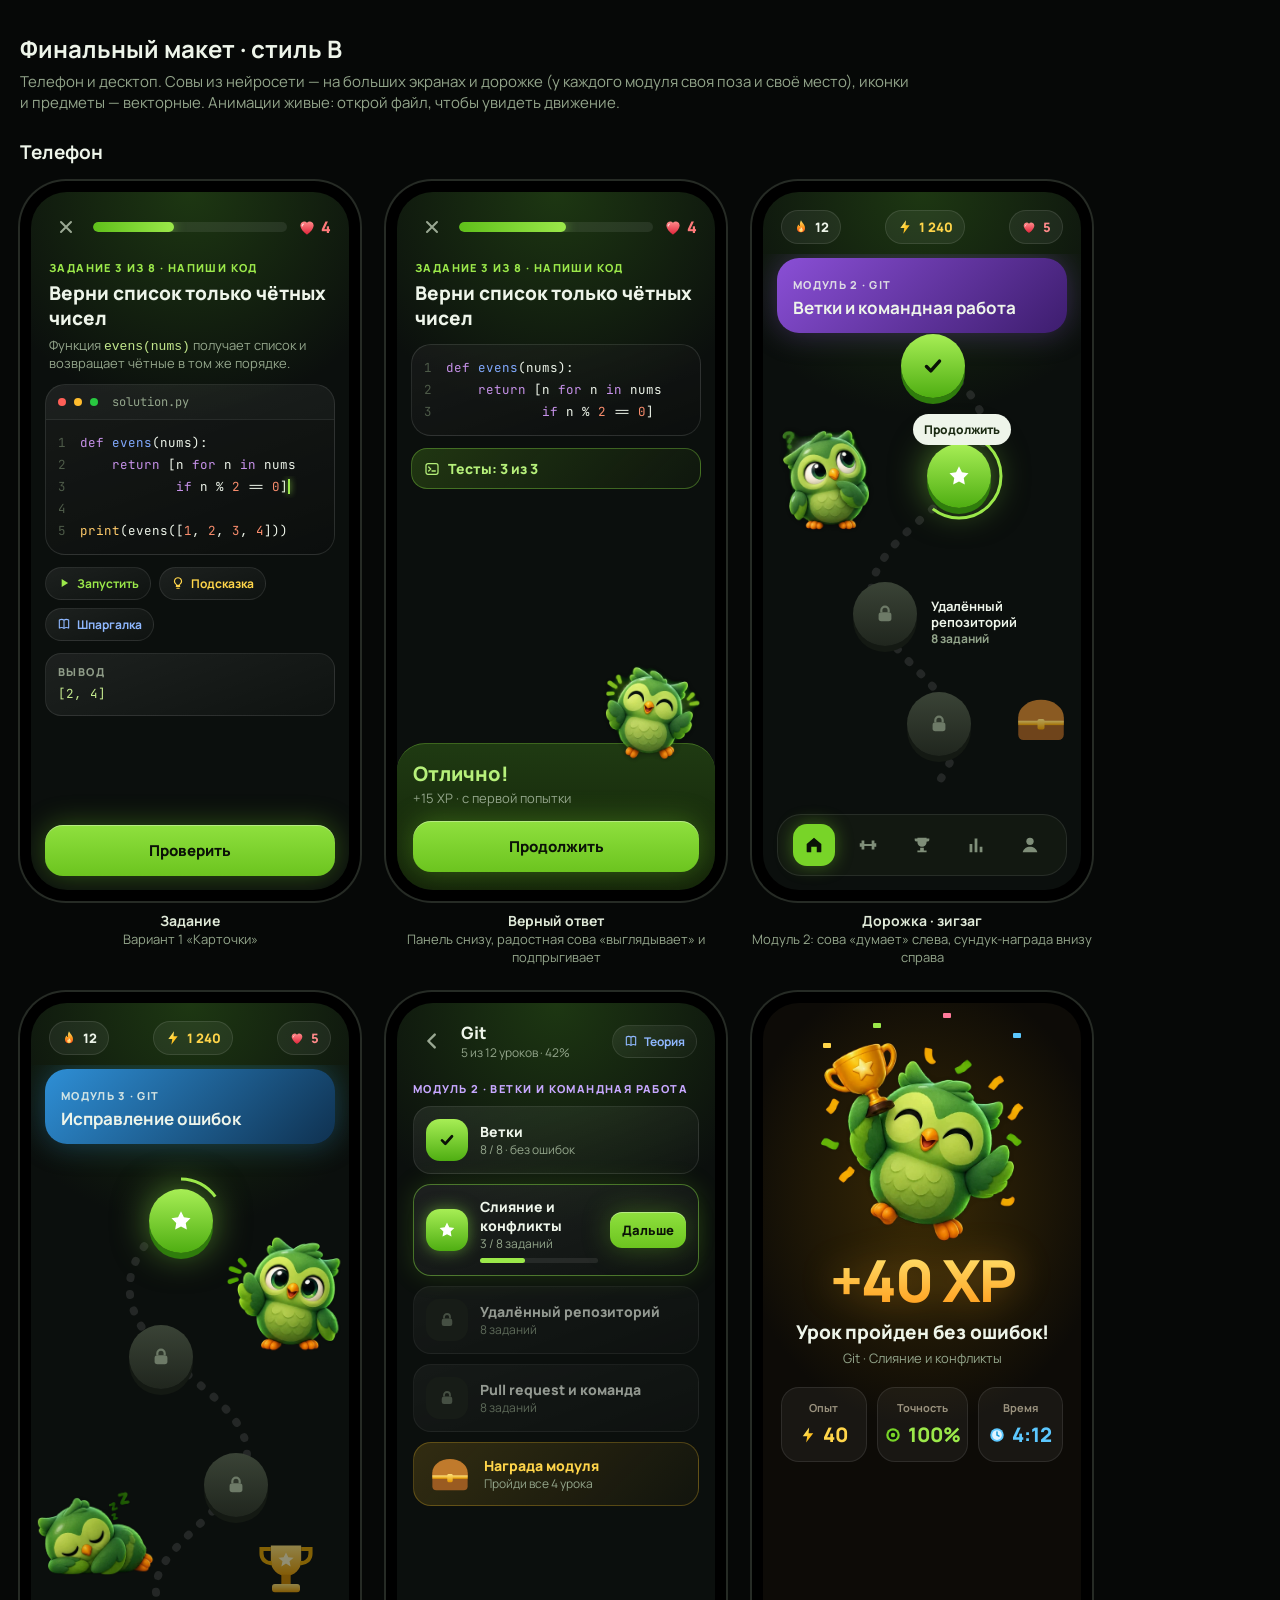
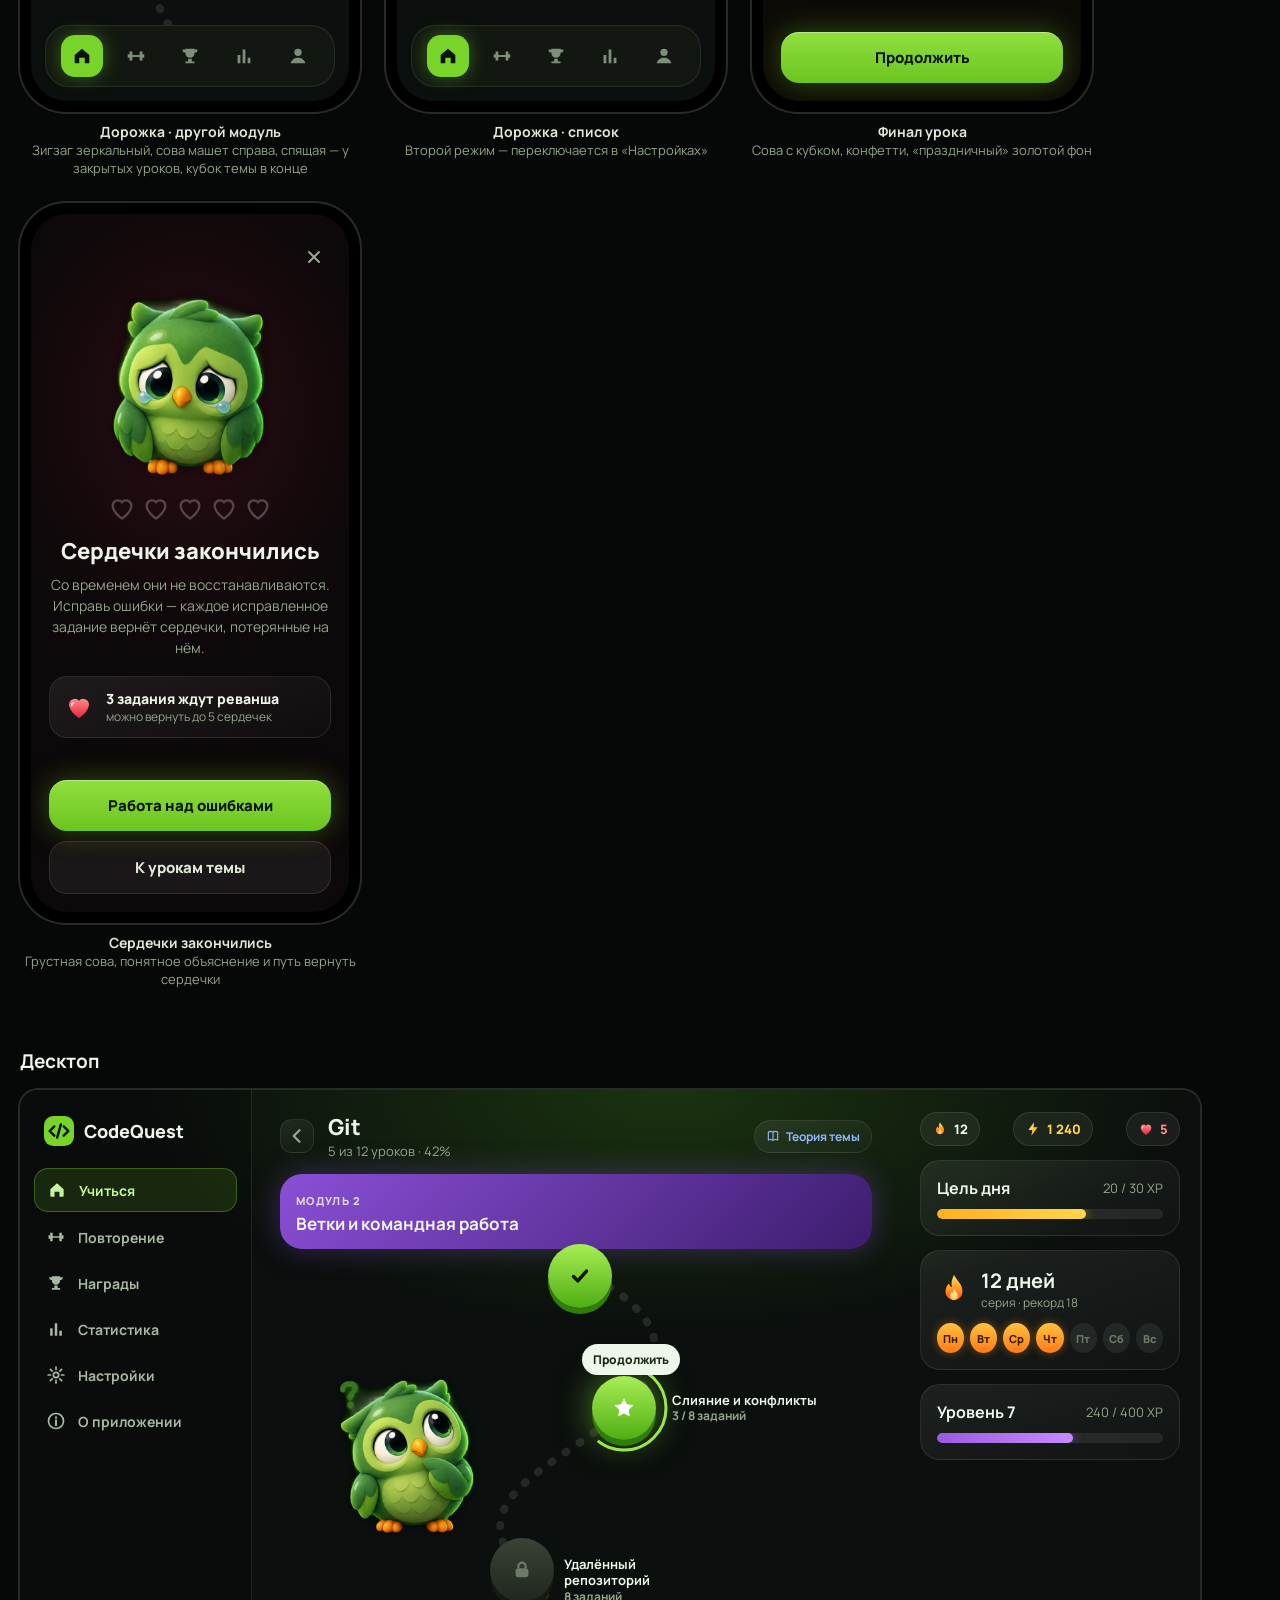
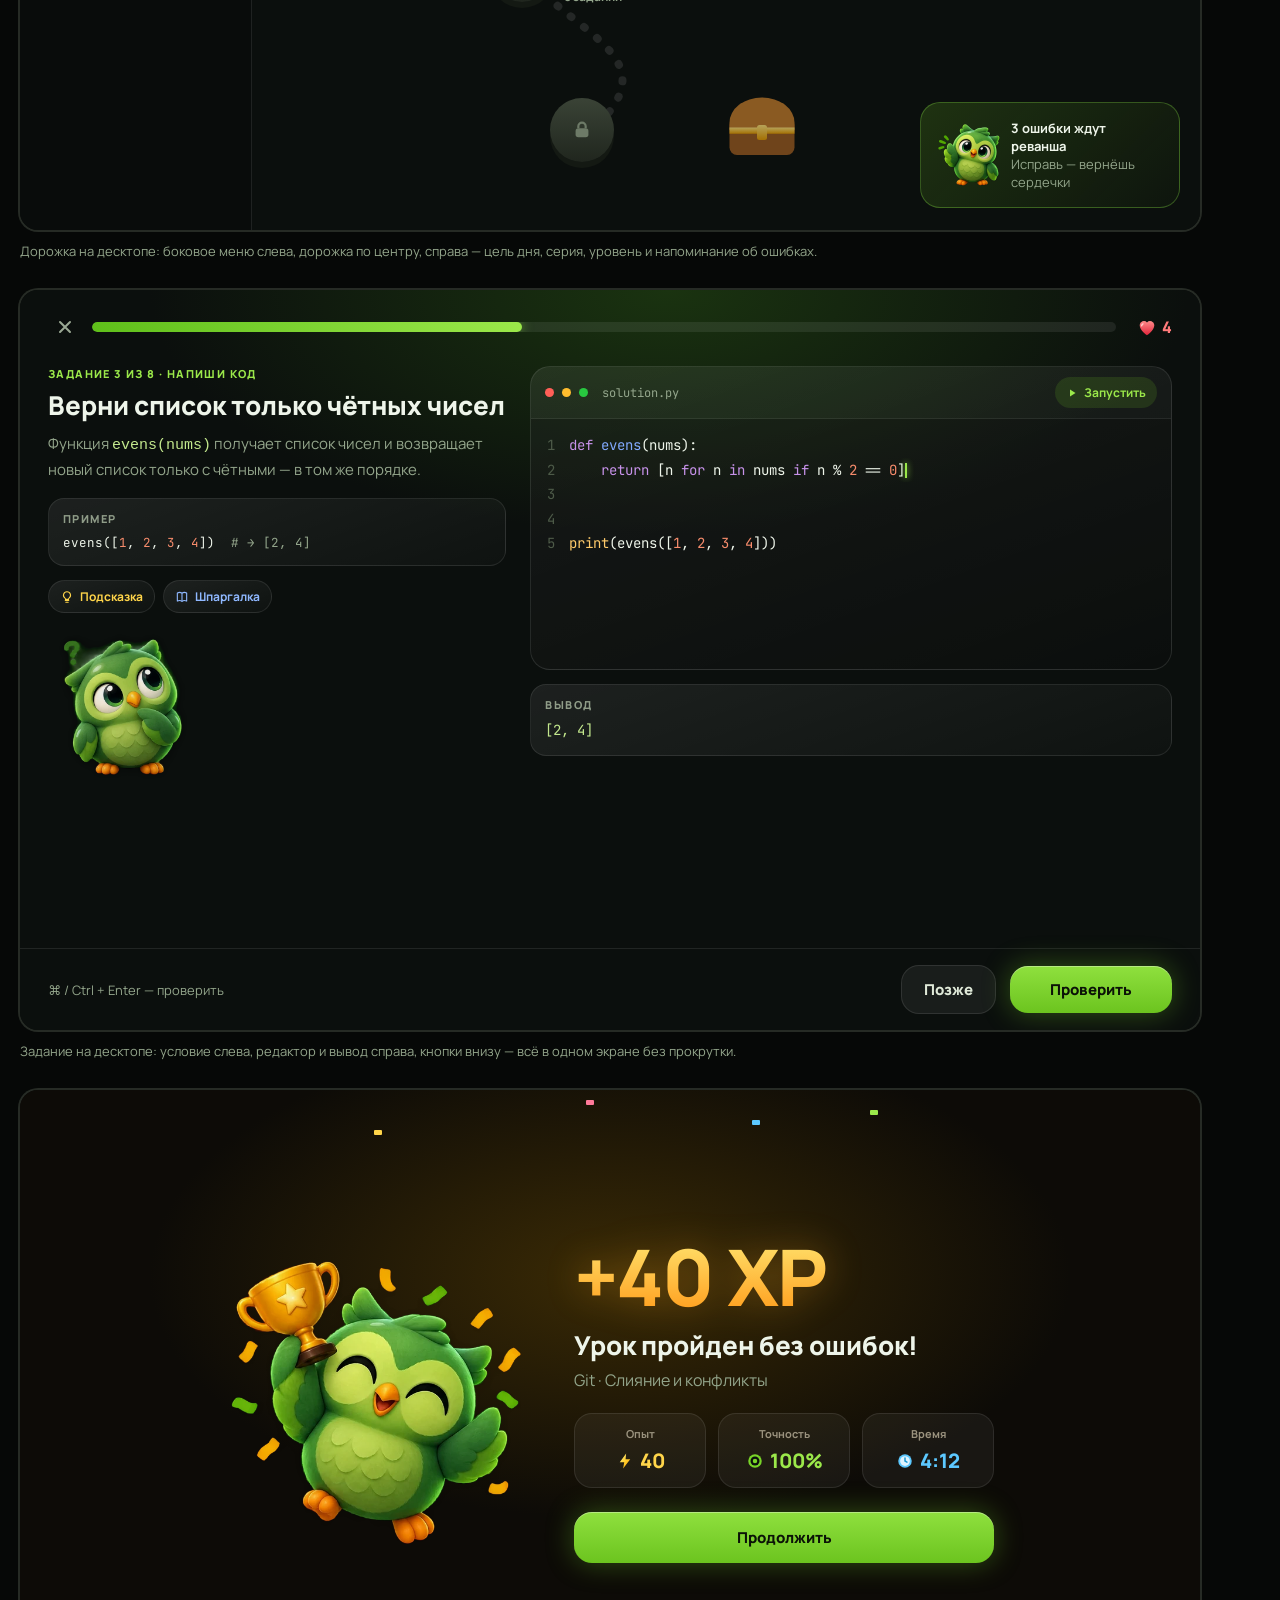
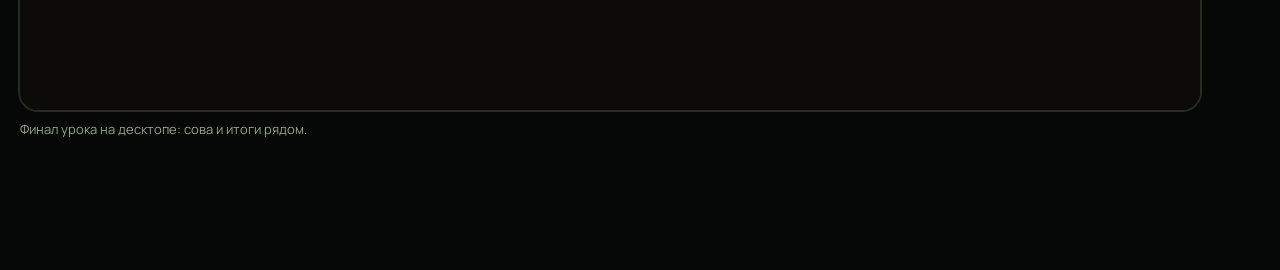
<file: docs/design/final.html>
<!doctype html>
<html lang="ru"><head><meta charset="utf-8"><meta name="viewport" content="width=device-width,initial-scale=1">
<title>CodeQuest — финальный макет, стиль B</title>
<link href="https://fonts.googleapis.com/css2?family=Manrope:wght@500;600;700;800&family=JetBrains+Mono:wght@400;600&display=swap" rel="stylesheet">
<style>
  :root { --bg: #0b0f0d; --line: rgba(255,255,255,.09); --muted: #93a58b; --text: #eef5ea; --acc: #78d428; --acc2: #9be84a; }
  * { box-sizing: border-box; }
  body { margin: 0; background: #060807; color: var(--text); font-family: "Manrope", system-ui, sans-serif; padding: 32px 20px 72px; }
  h1 { font-size: 24px; margin: 0 0 6px; } .sub { color: var(--muted); margin: 0 0 26px; font-size: 15px; max-width: 900px; }
  section { margin-bottom: 60px; } section > h2 { font-size: 19px; margin: 0 0 16px; }
  .row { display: flex; gap: 26px; flex-wrap: wrap; align-items: flex-start; }
  .cap { color: var(--muted); font-size: 13px; text-align: center; margin-top: 10px; max-width: 340px; } .cap b { color: #dfe9d8; display: block; font-size: 14px; }
  .phone { width: 340px; height: 720px; border-radius: 46px; padding: 11px; background: #000; box-shadow: 0 0 0 2px #262b25; flex: none; }
  .scr { width: 100%; height: 100%; border-radius: 36px; overflow: hidden; position: relative; display: flex; flex-direction: column; background: radial-gradient(120% 55% at 50% 0%, #1d3712 0%, var(--bg) 58%); }
  .desk { width: 1180px; max-width: 100%; height: 740px; border-radius: 18px; overflow: hidden; box-shadow: 0 0 0 2px #262b25; display: flex; background: radial-gradient(80% 60% at 55% 0%, #1a3310 0%, var(--bg) 55%); flex: none; }
  .glass { background: linear-gradient(160deg, rgba(255,255,255,.075), rgba(255,255,255,.02)); border: 1px solid var(--line); }
  .muted { color: var(--muted); } .kind { font-size: 11px; font-weight: 800; letter-spacing: 1.4px; color: var(--acc2); text-transform: uppercase; }
  .btn { border-radius: 18px; font-weight: 800; font-size: 15px; padding: 15px; text-align: center; }
  .btn.pri { background: linear-gradient(180deg, #8fe03e, #6cc41f); color: #0b1207; box-shadow: 0 0 28px rgba(120,212,40,.35), inset 0 1px 0 rgba(255,255,255,.35); }
  .btn.ghost { background: rgba(255,255,255,.06); border: 1px solid rgba(255,255,255,.1); color: #dfe9d8; }
  .chip { display: inline-flex; align-items: center; gap: 6px; padding: 7px 11px; border-radius: 999px; font-size: 12px; font-weight: 700; }
  .stat { display: inline-flex; align-items: center; gap: 6px; padding: 7px 11px; border-radius: 999px; background: rgba(255,255,255,.06); border: 1px solid rgba(255,255,255,.1); font-weight: 800; font-size: 13px; }
  .top { display: flex; align-items: center; gap: 10px; padding: 18px 18px 10px; }
  .x { width: 34px; height: 34px; border-radius: 12px; display: grid; place-items: center; color: #9aa893; }
  .prog { flex: 1; height: 10px; border-radius: 10px; background: rgba(255,255,255,.08); overflow: hidden; } .prog i { display: block; height: 100%; border-radius: 10px; background: linear-gradient(90deg, #5fbf1a, #9be84a); box-shadow: 0 0 12px rgba(140,230,70,.6); }
  .hp { display: flex; align-items: center; gap: 4px; font-weight: 800; color: #ff7a7a; }
  .code { font-family: "JetBrains Mono", monospace; font-size: 12.5px; line-height: 1.75; } .code > div { white-space: pre; overflow: hidden; } .code .ln { color: #4d5a48; display: inline-block; width: 22px; }
  .k { color: #c792ea; } .f { color: #82aaff; } .n { color: #f78c6c; } .b { color: #ffcb6b; } .s { color: #c3e88d; }
  .cursor { display: inline-block; width: 2px; height: 15px; background: var(--acc2); vertical-align: -3px; box-shadow: 0 0 6px var(--acc2); animation: cur 1s steps(1) infinite; } @keyframes cur { 50% { opacity: 0; } }
  .nav { margin: auto 14px 14px; border-radius: 24px; background: rgba(20,26,19,.85); border: 1px solid var(--line); display: flex; justify-content: space-around; padding: 9px; }
  .nav i { width: 42px; height: 42px; border-radius: 14px; display: grid; place-items: center; color: #7f8e79; font-style: normal; } .nav i.on { background: var(--acc); color: #0b1207; box-shadow: 0 0 18px rgba(120,212,40,.4); }
  .tile { border-radius: 18px; padding: 12px 6px; background: rgba(255,255,255,.05); border: 1px solid rgba(255,255,255,.09); text-align: center; }
  .tile small { display: block; color: #9a927e; font-weight: 700; font-size: 11px; margin-bottom: 6px; } .tile b { font-size: 20px; font-weight: 800; color: var(--c); display: inline-flex; align-items: center; gap: 6px; }
  .big { font-weight: 800; letter-spacing: -2px; line-height: 1; background: linear-gradient(180deg, #ffe36e, #ff9d1c); -webkit-background-clip: text; background-clip: text; color: transparent; filter: drop-shadow(0 0 18px rgba(255,170,30,.35)); }
  /* анимации (выключаются при «уменьшении движения») */
  .hop { animation: hop 1.2s cubic-bezier(.3,.7,.4,1) infinite; transform-origin: 50% 100%; }
  @keyframes hop { 0%,100% { transform: translateY(0) scale(1.03,.97); } 40% { transform: translateY(-14px) scale(.98,1.02); } 70% { transform: translateY(0) scale(1.05,.95); } }
  .bob { animation: bob 3.2s ease-in-out infinite; transform-origin: 50% 100%; } @keyframes bob { 0%,100% { transform: translateY(0); } 50% { transform: translateY(-5px); } }
  .tilt { animation: tilt 5s ease-in-out infinite; transform-origin: 50% 85%; } @keyframes tilt { 0%,100% { transform: rotate(0); } 30%,60% { transform: rotate(-6deg); } }
  .breathe { animation: br 4s ease-in-out infinite; transform-origin: 50% 100%; } @keyframes br { 0%,100% { transform: scale(1); } 50% { transform: scale(1.02,.98); } }
  .glowP { animation: gp 2.4s ease-in-out infinite; } @keyframes gp { 0%,100% { opacity: .6; } 50% { opacity: 1; } }
  .ring { animation: ring 2s ease-in-out infinite; transform-origin: center; transform-box: fill-box; } @keyframes ring { 0%,100% { opacity: .5; transform: scale(1); } 50% { opacity: 1; transform: scale(1.06); } }
  .conf { position: absolute; width: 8px; height: 5px; border-radius: 1px; animation: conf 2.2s linear infinite; } @keyframes conf { 0% { transform: translateY(-20px) rotate(0); opacity: 0; } 10% { opacity: 1; } 100% { transform: translateY(260px) rotate(360deg); opacity: 0; } }
  @media (prefers-reduced-motion: reduce) { * { animation: none !important; } }
  /* дорожка */
  .node { position: absolute; width: 64px; height: 64px; border-radius: 50%; display: grid; place-items: center; transform: translate(-50%,-50%); }
  .node.done { background: linear-gradient(180deg, #a7ee55, #4fae12); box-shadow: 0 6px 0 #2f7d0c; }
  .node.cur { background: linear-gradient(180deg, #a7ee55, #4fae12); box-shadow: 0 6px 0 #2f7d0c, 0 0 36px rgba(140,230,70,.55); }
  .node.lock { background: linear-gradient(180deg, #3a4336, #20261e); box-shadow: 0 6px 0 #141913; }
  .lbl { position: absolute; font-size: 12px; font-weight: 700; color: var(--muted); width: 110px; line-height: 1.25; }
  .lbl b { color: var(--text); display: block; font-size: 13px; }
  .mod { border-radius: 22px; padding: 14px 16px; background: linear-gradient(135deg, var(--m1), var(--m2)); box-shadow: 0 0 30px color-mix(in srgb, var(--m1) 35%, transparent); }
  .mod small { font-size: 11px; font-weight: 800; letter-spacing: 1.3px; opacity: .85; } .mod b { display: block; font-size: 17px; margin-top: 2px; }
  .side { width: 232px; border-right: 1px solid var(--line); padding: 22px 14px; display: flex; flex-direction: column; gap: 4px; flex: none; background: rgba(0,0,0,.18); }
  .side .it { display: flex; align-items: center; gap: 12px; padding: 11px 12px; border-radius: 14px; font-weight: 700; font-size: 14px; color: #a9b8a2; }
  .side .it.on { background: rgba(120,212,40,.14); color: #c9f59a; border: 1px solid rgba(140,230,70,.3); }
  .rail { width: 300px; padding: 22px 20px; display: flex; flex-direction: column; gap: 14px; flex: none; }
  .rcard { border-radius: 20px; padding: 16px; }
  .week { display: flex; gap: 6px; } .week i { width: 30px; height: 30px; border-radius: 50%; background: rgba(255,255,255,.07); display: grid; place-items: center; font-style: normal; font-size: 11px; font-weight: 800; color: #6d7a67; }
  .week i.on { background: linear-gradient(180deg, #ffc23d, #ff7a1a); color: #3a1a00; box-shadow: 0 0 10px rgba(255,150,30,.4); }
</style></head><body>

<svg width="0" height="0" style="position:absolute" aria-hidden="true"><defs>
  <linearGradient id="gFlameO" x1="0" y1="0" x2="0" y2="1"><stop offset="0" stop-color="#ffe066"/><stop offset=".55" stop-color="#ff9a1f"/><stop offset="1" stop-color="#ff4d1a"/></linearGradient>
  <linearGradient id="gFlameI" x1="0" y1="0" x2="0" y2="1"><stop offset="0" stop-color="#fffbe0"/><stop offset="1" stop-color="#ffc83d"/></linearGradient>
  <linearGradient id="gBolt" x1="0" y1="0" x2="1" y2="1"><stop offset="0" stop-color="#fff3a0"/><stop offset=".5" stop-color="#ffcf2e"/><stop offset="1" stop-color="#ff9d00"/></linearGradient>
  <linearGradient id="gHeart" x1="0" y1="0" x2="0" y2="1"><stop offset="0" stop-color="#ff8a8a"/><stop offset="1" stop-color="#e0243a"/></linearGradient>
  <linearGradient id="gGold" x1="0" y1="0" x2="0" y2="1"><stop offset="0" stop-color="#ffe27a"/><stop offset="1" stop-color="#e59a00"/></linearGradient>
  <symbol id="flame" viewBox="0 0 24 24"><path d="M12 2c1.6 4 6 6 6 12a6 6 0 0 1-12 0c0-2.6 1-4.4 2.5-5.8.4 1.8 1.4 2.5 2.1 2.5C9.6 7 11 4.8 12 2Z" fill="url(#gFlameO)"/><path d="M12 12c.7 1.8 2.7 2.7 2.7 5a2.7 2.7 0 0 1-5.4 0c0-1.4.7-2.2 1.4-2.8.2.8.6 1.2 1 1.2-.4-1.4 0-2.4.3-3.4Z" fill="url(#gFlameI)"/></symbol>
  <symbol id="bolt" viewBox="0 0 24 24"><path d="M13.5 2 5 13.5h6L9.5 22 19 9.5h-6.2L13.5 2Z" fill="url(#gBolt)"/></symbol>
  <symbol id="heart" viewBox="0 0 24 24"><path d="M12 21s-8-5.2-8-11.2A4.6 4.6 0 0 1 12 7a4.6 4.6 0 0 1 8 2.8C20 15.8 12 21 12 21Z" fill="url(#gHeart)"/><path d="M7.6 8.6c-.8.4-1.3 1.1-1.4 2" stroke="#ffd0d0" stroke-width="1.5" fill="none" stroke-linecap="round"/></symbol>
  <symbol id="heartE" viewBox="0 0 24 24"><path d="M12 21s-8-5.2-8-11.2A4.6 4.6 0 0 1 12 7a4.6 4.6 0 0 1 8 2.8C20 15.8 12 21 12 21Z" fill="none" stroke="#5b4148" stroke-width="2"/></symbol>
  <symbol id="target" viewBox="0 0 24 24"><circle cx="12" cy="12" r="9" fill="#78d428"/><circle cx="12" cy="12" r="6" fill="#0b0f0d"/><circle cx="12" cy="12" r="3" fill="#78d428"/></symbol>
  <symbol id="clock" viewBox="0 0 24 24"><circle cx="12" cy="12" r="9" fill="#5cc8ff"/><circle cx="12" cy="12" r="6.5" fill="#dff4ff"/><path d="M12 8v4l2.6 1.6" stroke="#1899d6" stroke-width="2" fill="none" stroke-linecap="round"/></symbol>
  <symbol id="check" viewBox="0 0 24 24"><path d="m6 12.5 4 4 8-9" stroke="#0b1207" stroke-width="3.2" fill="none" stroke-linecap="round" stroke-linejoin="round"/></symbol>
  <symbol id="star" viewBox="0 0 24 24"><path d="m12 3 2.7 5.6 6.1.9-4.4 4.3 1 6.1L12 17l-5.4 2.9 1-6.1-4.4-4.3 6.1-.9Z" fill="#fff"/></symbol>
  <symbol id="lock" viewBox="0 0 24 24"><rect x="5" y="10" width="14" height="10" rx="3" fill="#6d7a67"/><path d="M8 10V8a4 4 0 0 1 8 0v2" stroke="#6d7a67" stroke-width="2.4" fill="none"/></symbol>
  <symbol id="play" viewBox="0 0 24 24"><path d="M8 5v14l11-7Z" fill="currentColor"/></symbol>
  <symbol id="bulb" viewBox="0 0 24 24"><path d="M9 18h6M10 21h4M12 3a6 6 0 0 0-3.5 10.9c.6.5 1 1.2 1 2.1h5c0-.9.4-1.6 1-2.1A6 6 0 0 0 12 3Z" stroke="currentColor" stroke-width="1.9" fill="none" stroke-linecap="round"/></symbol>
  <symbol id="book" viewBox="0 0 24 24"><path d="M4 5c3-1.5 5.5-1.5 8 .5 2.5-2 5-2 8-.5v14c-3-1.5-5.5-1.5-8 .5-2.5-2-5-2-8-.5Z" stroke="currentColor" stroke-width="1.9" fill="none" stroke-linejoin="round"/><path d="M12 5.5v14" stroke="currentColor" stroke-width="1.9"/></symbol>
  <symbol id="xmark" viewBox="0 0 24 24"><path d="M6 6l12 12M18 6 6 18" stroke="currentColor" stroke-width="2.4" stroke-linecap="round"/></symbol>
  <symbol id="back" viewBox="0 0 24 24"><path d="M15 5 8 12l7 7" stroke="currentColor" stroke-width="2.6" fill="none" stroke-linecap="round" stroke-linejoin="round"/></symbol>
  <symbol id="term" viewBox="0 0 24 24"><rect x="3" y="4" width="18" height="16" rx="3" stroke="currentColor" stroke-width="1.9" fill="none"/><path d="m7 9 3 3-3 3M12 15h5" stroke="currentColor" stroke-width="1.9" fill="none" stroke-linecap="round"/></symbol>
  <symbol id="i-home" viewBox="0 0 24 24"><path d="M4 11 12 4l8 7v8a1 1 0 0 1-1 1h-4v-6H9v6H5a1 1 0 0 1-1-1v-8Z" fill="currentColor"/></symbol>
  <symbol id="i-dumb" viewBox="0 0 24 24"><path d="M3 10h2V7h3v10H5v-3H3v-4Zm18 0h-2V7h-3v10h3v-3h2v-4ZM8 11h8v2H8z" fill="currentColor"/></symbol>
  <symbol id="i-cup" viewBox="0 0 24 24"><path d="M7 4h10v5a5 5 0 0 1-10 0V4Zm-3 1h3v3a2 2 0 0 1-3-2V5Zm16 0h-3v3a2 2 0 0 0 3-2V5ZM10 15h4v3h3v2H7v-2h3v-3Z" fill="currentColor"/></symbol>
  <symbol id="i-chart" viewBox="0 0 24 24"><path d="M5 20V11h3v9H5Zm5.5 0V5h3v15h-3ZM16 20v-6h3v6h-3Z" fill="currentColor"/></symbol>
  <symbol id="i-user" viewBox="0 0 24 24"><circle cx="12" cy="8" r="4" fill="currentColor"/><path d="M4 20c1-4 4.5-6 8-6s7 2 8 6H4Z" fill="currentColor"/></symbol>
  <symbol id="i-gear" viewBox="0 0 24 24"><circle cx="12" cy="12" r="3.2" fill="none" stroke="currentColor" stroke-width="2"/><path d="M12 2.5v3M12 18.5v3M2.5 12h3M18.5 12h3M5.3 5.3l2.1 2.1M16.6 16.6l2.1 2.1M5.3 18.7l2.1-2.1M16.6 7.4l2.1-2.1" stroke="currentColor" stroke-width="2" stroke-linecap="round"/></symbol>
  <symbol id="i-info" viewBox="0 0 24 24"><circle cx="12" cy="12" r="9" fill="none" stroke="currentColor" stroke-width="2"/><path d="M12 11v6M12 7.5v.5" stroke="currentColor" stroke-width="2.4" stroke-linecap="round"/></symbol>
  <symbol id="chest" viewBox="0 0 64 56"><rect x="6" y="22" width="52" height="30" rx="6" fill="#9a5b21"/><path d="M6 26a26 20 0 0 1 52 0v6H6Z" fill="#c07a2c"/><rect x="6" y="30" width="52" height="5" fill="url(#gGold)"/><rect x="28" y="28" width="8" height="12" rx="2" fill="url(#gGold)"/></symbol>
  <symbol id="cup" viewBox="0 0 120 120"><path d="M34 18h52v26a26 26 0 0 1-52 0V18Z" fill="url(#gGold)"/><path d="M34 24H18v8a16 16 0 0 0 18 16M86 24h16v8a16 16 0 0 1-18 16" stroke="#e5a500" stroke-width="7" fill="none"/><path d="M52 68h16v16H52z" fill="#d18a00"/><rect x="36" y="84" width="48" height="14" rx="5" fill="url(#gGold)"/><path d="M60 30l4 8 9 1-7 6 2 9-8-5-8 5 2-9-7-6 9-1Z" fill="#fff6c8"/></symbol>
  <symbol id="logo" viewBox="0 0 32 32"><rect width="32" height="32" rx="10" fill="#78d428"/><path d="m11 11-5 5 5 5M21 11l5 5-5 5M18 9l-4 14" stroke="#0b1207" stroke-width="2.6" fill="none" stroke-linecap="round" stroke-linejoin="round"/></symbol>
</defs></svg>

<h1>Финальный макет · стиль B</h1>
<p class="sub">Телефон и десктоп. Совы из нейросети — на больших экранах и дорожке (у каждого модуля своя поза и своё место), иконки и предметы — векторные. Анимации живые: открой файл, чтобы увидеть движение.</p>

<!-- =================== ТЕЛЕФОН =================== -->
<section><h2>Телефон</h2><div class="row">

  <!-- 1. Задание -->
  <div><div class="phone"><div class="scr">
    <div class="top"><div class="x"><svg width="20" height="20"><use href="#xmark"/></svg></div><div class="prog"><i style="width:42%"></i></div>
      <div class="hp"><svg width="20" height="20"><use href="#heart"/></svg>4</div></div>
    <div style="padding:6px 18px 0"><div class="kind">Задание 3 из 8 · Напиши код</div>
      <div style="font-size:19px;font-weight:800;line-height:1.3;margin-top:6px">Верни список только чётных чисел</div>
      <p class="muted" style="font-size:13px;margin:6px 0 12px">Функция <code style="color:#c3e88d">evens(nums)</code> получает список и возвращает чётные в том же порядке.</p></div>
    <div class="glass" style="margin:0 14px;border-radius:20px;overflow:hidden">
      <div style="display:flex;align-items:center;gap:8px;padding:9px 12px;border-bottom:1px solid rgba(255,255,255,.07)">
        <span style="width:8px;height:8px;border-radius:50%;background:#ff5f57"></span><span style="width:8px;height:8px;border-radius:50%;background:#febc2e"></span><span style="width:8px;height:8px;border-radius:50%;background:#28c840"></span>
        <span class="muted" style="font-size:12px;margin-left:6px;font-family:'JetBrains Mono'">solution.py</span></div>
      <div class="code" style="padding:12px;background:rgba(0,0,0,.25)">
        <div><span class="ln">1</span><span class="k">def</span> <span class="f">evens</span>(nums):</div>
        <div><span class="ln">2</span>    <span class="k">return</span> [n <span class="k">for</span> n <span class="k">in</span> nums</div>
        <div><span class="ln">3</span>            <span class="k">if</span> n % <span class="n">2</span> == <span class="n">0</span>]<span class="cursor"></span></div>
        <div><span class="ln">4</span></div>
        <div><span class="ln">5</span><span class="b">print</span>(evens([<span class="n">1</span>, <span class="n">2</span>, <span class="n">3</span>, <span class="n">4</span>]))</div></div></div>
    <div style="display:flex;gap:8px;padding:12px 14px 0;flex-wrap:wrap">
      <span class="chip glass" style="color:#9be84a"><svg width="14" height="14"><use href="#play"/></svg>Запустить</span>
      <span class="chip glass" style="color:#ffd54a"><svg width="14" height="14"><use href="#bulb"/></svg>Подсказка</span>
      <span class="chip glass" style="color:#8fb8ff"><svg width="14" height="14"><use href="#book"/></svg>Шпаргалка</span></div>
    <div class="glass" style="margin:12px 14px 0;border-radius:16px;padding:10px 12px"><div class="kind" style="color:#8f9c88;margin-bottom:4px">Вывод</div><div class="code" style="color:#c3e88d"><div>[2, 4]</div></div></div>
    <div style="margin-top:auto;padding:14px"><div class="btn pri">Проверить</div></div>
  </div></div><div class="cap"><b>Задание</b>Вариант 1 «Карточки»</div></div>

  <!-- 2. Верный ответ (нижняя панель) -->
  <div><div class="phone"><div class="scr">
    <div class="top"><div class="x"><svg width="20" height="20"><use href="#xmark"/></svg></div><div class="prog"><i style="width:55%"></i></div>
      <div class="hp"><svg width="20" height="20"><use href="#heart"/></svg>4</div></div>
    <div style="padding:6px 18px 0"><div class="kind">Задание 3 из 8 · Напиши код</div>
      <div style="font-size:19px;font-weight:800;line-height:1.3;margin-top:6px">Верни список только чётных чисел</div></div>
    <div class="glass" style="margin:14px 14px 0;border-radius:20px;overflow:hidden"><div class="code" style="padding:12px;background:rgba(0,0,0,.25)">
      <div><span class="ln">1</span><span class="k">def</span> <span class="f">evens</span>(nums):</div>
      <div><span class="ln">2</span>    <span class="k">return</span> [n <span class="k">for</span> n <span class="k">in</span> nums</div>
      <div><span class="ln">3</span>            <span class="k">if</span> n % <span class="n">2</span> == <span class="n">0</span>]</div></div></div>
    <div style="margin:12px 14px 0;border-radius:16px;padding:10px 12px;background:linear-gradient(135deg,rgba(120,212,40,.2),rgba(120,212,40,.04));border:1px solid rgba(140,230,70,.35)">
      <div style="display:flex;align-items:center;gap:8px;font-weight:800;color:#b6f07a;font-size:14px"><svg width="16" height="16"><use href="#term"/></svg>Тесты: 3 из 3</div></div>
    <div style="margin-top:auto;border-radius:28px 28px 0 0;padding:16px 16px 18px;background:linear-gradient(180deg,#1f3a12,#132209);border-top:1px solid rgba(140,230,70,.35);position:relative">
      <img class="hop" src="../../static/img/owls/owl-happy.webp" alt="" style="position:absolute;right:10px;top:-84px;width:104px">
      <div style="font-size:20px;font-weight:800;color:#b6f07a">Отлично!</div>
      <div class="muted" style="font-size:13px;margin:2px 0 14px">+15 XP · с первой попытки</div>
      <div class="btn pri">Продолжить</div></div>
  </div></div><div class="cap"><b>Верный ответ</b>Панель снизу, радостная сова «выглядывает» и подпрыгивает</div></div>

  <!-- 3. Дорожка — зигзаг -->
  <div><div class="phone"><div class="scr">
    <div class="top" style="justify-content:space-between">
      <span class="stat"><svg width="16" height="16"><use href="#flame"/></svg>12</span><span class="stat" style="color:#ffd54a"><svg width="16" height="16"><use href="#bolt"/></svg>1 240</span>
      <span class="stat" style="color:#ff8a8a"><svg width="16" height="16"><use href="#heart"/></svg>5</span></div>
    <div style="position:relative;flex:1;overflow:hidden">
      <div class="mod" style="--m1:#8a4fd6;--m2:#3d1d6e;margin:4px 14px 0"><small>МОДУЛЬ 2 · GIT</small><b>Ветки и командная работа</b></div>
      <svg width="318" height="520" style="position:absolute;left:0;top:76px"><path d="M170 30 C 240 80, 230 120, 190 160 S 80 240, 120 300 S 230 380, 170 460" stroke="rgba(255,255,255,.1)" stroke-width="8" fill="none" stroke-linecap="round" stroke-dasharray="1 16"/></svg>
      <div class="node done" style="left:170px;top:112px"><svg width="26" height="26"><use href="#check"/></svg></div>
      <div class="node cur" style="left:196px;top:222px"><svg width="26" height="26"><use href="#star"/></svg>
        <svg class="ring" width="92" height="92" style="position:absolute;left:-14px;top:-14px"><circle cx="46" cy="46" r="42" fill="none" stroke="#9be84a" stroke-width="3" stroke-dasharray="160 104" transform="rotate(-90 46 46)"/></svg></div>
      <div class="chip" style="position:absolute;left:150px;top:160px;background:#eef5ea;color:#1a2a12;font-weight:800">Продолжить</div>
      <img class="tilt" src="../../static/img/owls/owl-think.webp" alt="" style="position:absolute;left:8px;top:170px;width:110px">
      <div class="node lock" style="left:122px;top:360px"><svg width="22" height="22"><use href="#lock"/></svg></div>
      <div class="lbl" style="left:168px;top:344px"><b>Удалённый репозиторий</b>8 заданий</div>
      <div class="node lock" style="left:176px;top:470px"><svg width="22" height="22"><use href="#lock"/></svg></div>
      <svg width="56" height="50" style="position:absolute;left:250px;top:440px;opacity:.7"><use href="#chest"/></svg>
    </div>
    <div class="nav"><i class="on"><svg width="22" height="22"><use href="#i-home"/></svg></i><i><svg width="22" height="22"><use href="#i-dumb"/></svg></i><i><svg width="22" height="22"><use href="#i-cup"/></svg></i><i><svg width="22" height="22"><use href="#i-chart"/></svg></i><i><svg width="22" height="22"><use href="#i-user"/></svg></i></div>
  </div></div><div class="cap"><b>Дорожка · зигзаг</b>Модуль 2: сова «думает» слева, сундук-награда внизу справа</div></div>

  <!-- 4. Дорожка — зигзаг, другой модуль -->
  <div><div class="phone"><div class="scr">
    <div class="top" style="justify-content:space-between">
      <span class="stat"><svg width="16" height="16"><use href="#flame"/></svg>12</span><span class="stat" style="color:#ffd54a"><svg width="16" height="16"><use href="#bolt"/></svg>1 240</span>
      <span class="stat" style="color:#ff8a8a"><svg width="16" height="16"><use href="#heart"/></svg>5</span></div>
    <div style="position:relative;flex:1;overflow:hidden">
      <div class="mod" style="--m1:#2e8fd6;--m2:#0f3150;margin:4px 14px 0"><small>МОДУЛЬ 3 · GIT</small><b>Исправление ошибок</b></div>
      <svg width="318" height="520" style="position:absolute;left:0;top:116px"><path d="M150 30 C 80 80, 90 130, 130 170 S 250 250, 200 310 S 90 390, 150 460" stroke="rgba(255,255,255,.1)" stroke-width="8" fill="none" stroke-linecap="round" stroke-dasharray="1 16"/></svg>
      <div class="node cur" style="left:150px;top:156px"><svg width="26" height="26"><use href="#star"/></svg>
        <svg class="ring" width="92" height="92" style="position:absolute;left:-14px;top:-14px"><circle cx="46" cy="46" r="42" fill="none" stroke="#9be84a" stroke-width="3" stroke-dasharray="40 224" transform="rotate(-90 46 46)"/></svg></div>
      <img class="bob" src="../../static/img/owls/owl-wave.webp" alt="" style="position:absolute;right:6px;top:170px;width:118px">
      <div class="node lock" style="left:130px;top:292px"><svg width="22" height="22"><use href="#lock"/></svg></div>
      <div class="node lock" style="left:205px;top:420px"><svg width="22" height="22"><use href="#lock"/></svg></div>
      <img class="breathe" src="../../static/img/owls/owl-sleep.webp" alt="" style="position:absolute;left:4px;top:392px;width:120px;opacity:.9">
      <svg width="70" height="70" style="position:absolute;left:220px;top:470px;opacity:.55"><use href="#cup"/></svg>
    </div>
    <div class="nav"><i class="on"><svg width="22" height="22"><use href="#i-home"/></svg></i><i><svg width="22" height="22"><use href="#i-dumb"/></svg></i><i><svg width="22" height="22"><use href="#i-cup"/></svg></i><i><svg width="22" height="22"><use href="#i-chart"/></svg></i><i><svg width="22" height="22"><use href="#i-user"/></svg></i></div>
  </div></div><div class="cap"><b>Дорожка · другой модуль</b>Зигзаг зеркальный, сова машет справа, спящая — у закрытых уроков, кубок темы в конце</div></div>

  <!-- 5. Дорожка — список -->
  <div><div class="phone"><div class="scr">
    <div class="top" style="gap:12px"><div class="x"><svg width="22" height="22"><use href="#back"/></svg></div>
      <div style="flex:1"><div style="font-weight:800;font-size:17px">Git</div><div class="muted" style="font-size:12px">5 из 12 уроков · 42%</div></div>
      <span class="chip glass" style="color:#8fb8ff"><svg width="14" height="14"><use href="#book"/></svg>Теория</span></div>
    <div style="padding:6px 16px 0;display:flex;flex-direction:column;gap:10px">
      <div class="kind" style="color:#c7a8ff;margin-top:4px">Модуль 2 · Ветки и командная работа</div>
      <div class="glass" style="border-radius:18px;padding:12px;display:flex;gap:12px;align-items:center">
        <div style="width:42px;height:42px;border-radius:14px;background:linear-gradient(180deg,#a7ee55,#4fae12);display:grid;place-items:center;flex:none"><svg width="20" height="20"><use href="#check"/></svg></div>
        <div style="flex:1"><div style="font-weight:800;font-size:14px">Ветки</div><div class="muted" style="font-size:12px">8 / 8 · без ошибок</div></div></div>
      <div class="glass" style="border-radius:18px;padding:12px;display:flex;gap:12px;align-items:center;border-color:rgba(140,230,70,.45);box-shadow:0 0 24px rgba(120,212,40,.18)">
        <div style="width:42px;height:42px;border-radius:14px;background:linear-gradient(180deg,#a7ee55,#4fae12);display:grid;place-items:center;flex:none;box-shadow:0 0 16px rgba(140,230,70,.5)"><svg width="20" height="20"><use href="#star"/></svg></div>
        <div style="flex:1"><div style="font-weight:800;font-size:14px">Слияние и конфликты</div><div class="muted" style="font-size:12px">3 / 8 заданий</div>
          <div style="height:5px;border-radius:5px;background:rgba(255,255,255,.08);margin-top:6px"><i style="display:block;width:38%;height:100%;border-radius:5px;background:#9be84a"></i></div></div>
        <div class="btn pri" style="padding:9px 12px;font-size:13px;border-radius:12px">Дальше</div></div>
      <div class="glass" style="border-radius:18px;padding:12px;display:flex;gap:12px;align-items:center;opacity:.6">
        <div style="width:42px;height:42px;border-radius:14px;background:#20261e;display:grid;place-items:center;flex:none"><svg width="18" height="18"><use href="#lock"/></svg></div>
        <div><div style="font-weight:800;font-size:14px">Удалённый репозиторий</div><div class="muted" style="font-size:12px">8 заданий</div></div></div>
      <div class="glass" style="border-radius:18px;padding:12px;display:flex;gap:12px;align-items:center;opacity:.6">
        <div style="width:42px;height:42px;border-radius:14px;background:#20261e;display:grid;place-items:center;flex:none"><svg width="18" height="18"><use href="#lock"/></svg></div>
        <div><div style="font-weight:800;font-size:14px">Pull request и команда</div><div class="muted" style="font-size:12px">8 заданий</div></div></div>
      <div style="border-radius:18px;padding:12px 14px;display:flex;gap:12px;align-items:center;background:linear-gradient(135deg,rgba(255,200,40,.16),rgba(255,200,40,.03));border:1px solid rgba(255,200,40,.25)">
        <svg width="44" height="38"><use href="#chest"/></svg><div><div style="font-weight:800;font-size:14px;color:#ffd54a">Награда модуля</div><div class="muted" style="font-size:12px">Пройди все 4 урока</div></div></div>
    </div>
    <div class="nav"><i class="on"><svg width="22" height="22"><use href="#i-home"/></svg></i><i><svg width="22" height="22"><use href="#i-dumb"/></svg></i><i><svg width="22" height="22"><use href="#i-cup"/></svg></i><i><svg width="22" height="22"><use href="#i-chart"/></svg></i><i><svg width="22" height="22"><use href="#i-user"/></svg></i></div>
  </div></div><div class="cap"><b>Дорожка · список</b>Второй режим — переключается в «Настройках»</div></div>

  <!-- 6. Финал урока -->
  <div><div class="phone"><div class="scr" style="background:radial-gradient(90% 50% at 50% 28%, #3a2a05 0%, #0d0b07 65%);align-items:center;text-align:center;padding:26px 18px 18px">
    <span class="conf" style="left:60px;top:40px;background:#ffd54a"></span><span class="conf" style="left:250px;top:30px;background:#5cc8ff;animation-delay:.6s"></span><span class="conf" style="left:180px;top:10px;background:#ff7a9a;animation-delay:1.2s"></span><span class="conf" style="left:110px;top:20px;background:#9be84a;animation-delay:1.6s"></span>
    <img class="hop" src="../../static/img/owls/owl-trophy.webp" alt="" style="width:210px;margin-top:6px">
    <div class="big" style="font-size:58px;margin-top:6px">+40 XP</div>
    <div style="font-weight:800;font-size:19px;margin-top:10px">Урок пройден без ошибок!</div>
    <p class="muted" style="margin:4px 0 20px;font-size:13px">Git · Слияние и конфликты</p>
    <div style="display:grid;grid-template-columns:repeat(3,1fr);gap:10px;width:100%">
      <div class="tile" style="--c:#ffd54a"><small>Опыт</small><b><svg width="18" height="18"><use href="#bolt"/></svg>40</b></div>
      <div class="tile" style="--c:#9be84a"><small>Точность</small><b><svg width="18" height="18"><use href="#target"/></svg>100%</b></div>
      <div class="tile" style="--c:#5cc8ff"><small>Время</small><b><svg width="18" height="18"><use href="#clock"/></svg>4:12</b></div></div>
    <div class="btn pri" style="margin-top:auto;width:100%">Продолжить</div>
  </div></div><div class="cap"><b>Финал урока</b>Сова с кубком, конфетти, «праздничный» золотой фон</div></div>

  <!-- 7. Сердечки закончились -->
  <div><div class="phone"><div class="scr" style="background:radial-gradient(90% 50% at 50% 28%, #2a0d14 0%, #0d0809 65%);align-items:center;text-align:center;padding:26px 18px 18px">
    <div style="align-self:flex-end" class="x"><svg width="20" height="20"><use href="#xmark"/></svg></div>
    <img class="breathe" src="../../static/img/owls/owl-sad.webp" alt="" style="width:200px;margin-top:10px">
    <div style="display:flex;gap:6px;margin-top:10px"><svg width="28" height="28"><use href="#heartE"/></svg><svg width="28" height="28"><use href="#heartE"/></svg><svg width="28" height="28"><use href="#heartE"/></svg><svg width="28" height="28"><use href="#heartE"/></svg><svg width="28" height="28"><use href="#heartE"/></svg></div>
    <div style="font-weight:800;font-size:22px;margin-top:14px">Сердечки закончились</div>
    <p class="muted" style="margin:8px 0 0;font-size:14px;line-height:1.5">Со временем они не восстанавливаются.<br>Исправь ошибки — каждое исправленное задание вернёт сердечки, потерянные на нём.</p>
    <div class="glass" style="border-radius:18px;padding:12px 14px;margin-top:18px;width:100%;display:flex;align-items:center;gap:12px;text-align:left">
      <svg width="30" height="30"><use href="#heart"/></svg><div><div style="font-weight:800;font-size:14px">3 задания ждут реванша</div><div class="muted" style="font-size:12px">можно вернуть до 5 сердечек</div></div></div>
    <div style="margin-top:auto;width:100%;display:flex;flex-direction:column;gap:10px"><div class="btn pri">Работа над ошибками</div><div class="btn ghost">К урокам темы</div></div>
  </div></div><div class="cap"><b>Сердечки закончились</b>Грустная сова, понятное объяснение и путь вернуть сердечки</div></div>
</div></section>

<!-- =================== ДЕСКТОП =================== -->
<section><h2>Десктоп</h2>
  <div class="desk" style="margin-bottom:26px">
    <div class="side">
      <div style="display:flex;align-items:center;gap:10px;padding:4px 10px 18px;font-weight:800;font-size:18px"><svg width="30" height="30"><use href="#logo"/></svg>CodeQuest</div>
      <div class="it on"><svg width="20" height="20"><use href="#i-home"/></svg>Учиться</div>
      <div class="it"><svg width="20" height="20"><use href="#i-dumb"/></svg>Повторение</div>
      <div class="it"><svg width="20" height="20"><use href="#i-cup"/></svg>Награды</div>
      <div class="it"><svg width="20" height="20"><use href="#i-chart"/></svg>Статистика</div>
      <div class="it"><svg width="20" height="20"><use href="#i-gear"/></svg>Настройки</div>
      <div class="it"><svg width="20" height="20"><use href="#i-info"/></svg>О приложении</div>
    </div>
    <div style="flex:1;position:relative;overflow:hidden;padding:22px 28px">
      <div style="display:flex;align-items:center;gap:14px;margin-bottom:14px"><div class="x glass"><svg width="20" height="20"><use href="#back"/></svg></div>
        <div style="flex:1"><div style="font-weight:800;font-size:22px">Git</div><div class="muted" style="font-size:13px">5 из 12 уроков · 42%</div></div>
        <span class="chip glass" style="color:#8fb8ff"><svg width="14" height="14"><use href="#book"/></svg>Теория темы</span></div>
      <div class="mod" style="--m1:#8a4fd6;--m2:#3d1d6e"><small>МОДУЛЬ 2</small><b>Ветки и командная работа</b></div>
      <svg width="600" height="560" style="position:absolute;left:28px;top:150px"><path d="M300 30 C 400 80, 390 130, 330 180 S 180 260, 240 330 S 400 420, 300 500" stroke="rgba(255,255,255,.1)" stroke-width="8" fill="none" stroke-linecap="round" stroke-dasharray="1 16"/></svg>
      <div class="node done" style="left:328px;top:186px"><svg width="26" height="26"><use href="#check"/></svg></div>
      <div class="node cur" style="left:372px;top:318px"><svg width="26" height="26"><use href="#star"/></svg>
        <svg class="ring" width="92" height="92" style="position:absolute;left:-14px;top:-14px"><circle cx="46" cy="46" r="42" fill="none" stroke="#9be84a" stroke-width="3" stroke-dasharray="160 104" transform="rotate(-90 46 46)"/></svg></div>
      <div class="chip" style="position:absolute;left:330px;top:254px;background:#eef5ea;color:#1a2a12;font-weight:800">Продолжить</div>
      <div class="lbl" style="left:420px;top:302px;width:150px"><b>Слияние и конфликты</b>3 / 8 заданий</div>
      <div class="node lock" style="left:270px;top:480px"><svg width="22" height="22"><use href="#lock"/></svg></div>
      <div class="lbl" style="left:312px;top:466px;width:150px"><b>Удалённый репозиторий</b>8 заданий</div>
      <div class="node lock" style="left:330px;top:640px"><svg width="22" height="22"><use href="#lock"/></svg></div>
      <img class="tilt" src="../../static/img/owls/owl-think.webp" alt="" style="position:absolute;left:70px;top:280px;width:170px">
      <svg width="80" height="70" style="position:absolute;left:470px;top:600px;opacity:.7"><use href="#chest"/></svg>
    </div>
    <div class="rail">
      <div style="display:flex;gap:8px;justify-content:space-between"><span class="stat"><svg width="16" height="16"><use href="#flame"/></svg>12</span><span class="stat" style="color:#ffd54a"><svg width="16" height="16"><use href="#bolt"/></svg>1 240</span><span class="stat" style="color:#ff8a8a"><svg width="16" height="16"><use href="#heart"/></svg>5</span></div>
      <div class="rcard glass"><div style="display:flex;justify-content:space-between;align-items:center"><b>Цель дня</b><span class="muted" style="font-size:13px">20 / 30 XP</span></div>
        <div class="prog" style="margin-top:10px"><i style="width:66%;background:linear-gradient(90deg,#ffb020,#ffd54a);box-shadow:0 0 12px rgba(255,200,40,.5)"></i></div></div>
      <div class="rcard glass"><div style="display:flex;align-items:center;gap:10px"><svg class="glowP" width="34" height="34"><use href="#flame"/></svg><div><b style="font-size:20px">12 дней</b><div class="muted" style="font-size:12px">серия · рекорд 18</div></div></div>
        <div class="week" style="margin-top:12px"><i class="on">Пн</i><i class="on">Вт</i><i class="on">Ср</i><i class="on">Чт</i><i>Пт</i><i>Сб</i><i>Вс</i></div></div>
      <div class="rcard glass"><div style="display:flex;justify-content:space-between;align-items:center"><b>Уровень 7</b><span class="muted" style="font-size:13px">240 / 400 XP</span></div>
        <div class="prog" style="margin-top:10px"><i style="width:60%;background:linear-gradient(90deg,#9a5ce0,#c68bff);box-shadow:0 0 12px rgba(180,120,255,.5)"></i></div></div>
      <div class="rcard" style="margin-top:auto;display:flex;gap:10px;align-items:center;background:linear-gradient(135deg,rgba(120,212,40,.18),rgba(120,212,40,.03));border:1px solid rgba(140,230,70,.3)">
        <img class="bob" src="../../static/img/owls/owl-wave.webp" alt="" style="width:64px"><div style="font-size:13px"><b>3 ошибки ждут реванша</b><div class="muted">Исправь — вернёшь сердечки</div></div></div>
    </div>
  </div>
  <div class="cap" style="max-width:none;text-align:left;margin:-14px 0 30px">Дорожка на десктопе: боковое меню слева, дорожка по центру, справа — цель дня, серия, уровень и напоминание об ошибках.</div>

  <div class="desk" style="margin-bottom:26px;flex-direction:column">
    <div class="top" style="padding:20px 28px 12px"><div class="x"><svg width="20" height="20"><use href="#xmark"/></svg></div>
      <div class="prog" style="max-width:none"><i style="width:42%"></i></div><div class="hp" style="margin-left:10px"><svg width="22" height="22"><use href="#heart"/></svg>4</div></div>
    <div style="flex:1;display:grid;grid-template-columns:minmax(0,5fr) minmax(0,7fr);gap:24px;padding:10px 28px 0;overflow:hidden">
      <div>
        <div class="kind">Задание 3 из 8 · Напиши код</div>
        <div style="font-size:26px;font-weight:800;line-height:1.25;margin:8px 0 10px">Верни список только чётных чисел</div>
        <p class="muted" style="font-size:15px;line-height:1.6;margin:0 0 16px">Функция <code style="color:#c3e88d">evens(nums)</code> получает список чисел и возвращает новый список только с чётными — в том же порядке.</p>
        <div class="glass" style="border-radius:16px;padding:12px 14px;font-size:14px"><div class="kind" style="color:#8f9c88;margin-bottom:6px">Пример</div>
          <div class="code"><div>evens([<span class="n">1</span>, <span class="n">2</span>, <span class="n">3</span>, <span class="n">4</span>])  <span class="muted"># → [2, 4]</span></div></div></div>
        <div style="display:flex;gap:8px;margin-top:14px;flex-wrap:wrap">
          <span class="chip glass" style="color:#ffd54a"><svg width="14" height="14"><use href="#bulb"/></svg>Подсказка</span>
          <span class="chip glass" style="color:#8fb8ff"><svg width="14" height="14"><use href="#book"/></svg>Шпаргалка</span></div>
        <img class="tilt" src="../../static/img/owls/owl-think.webp" alt="" style="width:150px;margin-top:18px;opacity:.95">
      </div>
      <div style="display:flex;flex-direction:column;gap:14px">
        <div class="glass" style="border-radius:20px;overflow:hidden">
          <div style="display:flex;align-items:center;gap:8px;padding:10px 14px;border-bottom:1px solid rgba(255,255,255,.07)">
            <span style="width:9px;height:9px;border-radius:50%;background:#ff5f57"></span><span style="width:9px;height:9px;border-radius:50%;background:#febc2e"></span><span style="width:9px;height:9px;border-radius:50%;background:#28c840"></span>
            <span class="muted" style="font-size:12px;margin-left:6px;font-family:'JetBrains Mono'">solution.py</span><span style="flex:1"></span>
            <span class="chip" style="background:rgba(120,212,40,.14);color:#9be84a"><svg width="12" height="12"><use href="#play"/></svg>Запустить</span></div>
          <div class="code" style="padding:14px 16px;background:rgba(0,0,0,.25);font-size:14px;min-height:250px">
            <div><span class="ln">1</span><span class="k">def</span> <span class="f">evens</span>(nums):</div>
            <div><span class="ln">2</span>    <span class="k">return</span> [n <span class="k">for</span> n <span class="k">in</span> nums <span class="k">if</span> n % <span class="n">2</span> == <span class="n">0</span>]<span class="cursor"></span></div>
            <div><span class="ln">3</span></div>
            <div><span class="ln">4</span></div>
            <div><span class="ln">5</span><span class="b">print</span>(evens([<span class="n">1</span>, <span class="n">2</span>, <span class="n">3</span>, <span class="n">4</span>]))</div></div></div>
        <div class="glass" style="border-radius:16px;padding:12px 14px"><div class="kind" style="color:#8f9c88;margin-bottom:6px">Вывод</div><div class="code" style="color:#c3e88d;font-size:14px"><div>[2, 4]</div></div></div>
      </div>
    </div>
    <div style="display:flex;align-items:center;gap:14px;padding:16px 28px;border-top:1px solid var(--line);margin-top:14px">
      <span class="muted" style="font-size:13px">⌘ / Ctrl + Enter — проверить</span><span style="flex:1"></span>
      <div class="btn ghost" style="padding:13px 22px">Позже</div><div class="btn pri" style="padding:13px 40px">Проверить</div></div>
  </div>
  <div class="cap" style="max-width:none;text-align:left;margin:-14px 0 30px">Задание на десктопе: условие слева, редактор и вывод справа, кнопки внизу — всё в одном экране без прокрутки.</div>

  <div class="desk" style="height:620px;align-items:center;justify-content:center;background:radial-gradient(60% 60% at 50% 30%, #3a2a05 0%, #0d0b07 65%);position:relative">
    <span class="conf" style="left:30%;top:40px;background:#ffd54a"></span><span class="conf" style="left:62%;top:30px;background:#5cc8ff;animation-delay:.6s"></span><span class="conf" style="left:48%;top:10px;background:#ff7a9a;animation-delay:1.2s"></span><span class="conf" style="left:72%;top:20px;background:#9be84a;animation-delay:1.6s"></span>
    <div style="display:flex;align-items:center;gap:48px">
      <img class="hop" src="../../static/img/owls/owl-trophy.webp" alt="" style="width:300px">
      <div style="width:420px">
        <div class="big" style="font-size:78px">+40 XP</div>
        <div style="font-weight:800;font-size:26px;margin-top:12px">Урок пройден без ошибок!</div>
        <p class="muted" style="margin:6px 0 22px">Git · Слияние и конфликты</p>
        <div style="display:grid;grid-template-columns:repeat(3,1fr);gap:12px">
          <div class="tile" style="--c:#ffd54a"><small>Опыт</small><b><svg width="18" height="18"><use href="#bolt"/></svg>40</b></div>
          <div class="tile" style="--c:#9be84a"><small>Точность</small><b><svg width="18" height="18"><use href="#target"/></svg>100%</b></div>
          <div class="tile" style="--c:#5cc8ff"><small>Время</small><b><svg width="18" height="18"><use href="#clock"/></svg>4:12</b></div></div>
        <div class="btn pri" style="margin-top:24px">Продолжить</div>
      </div>
    </div>
  </div>
  <div class="cap" style="max-width:none;text-align:left;margin-top:10px">Финал урока на десктопе: сова и итоги рядом.</div>
</section>
</body></html>
</file>
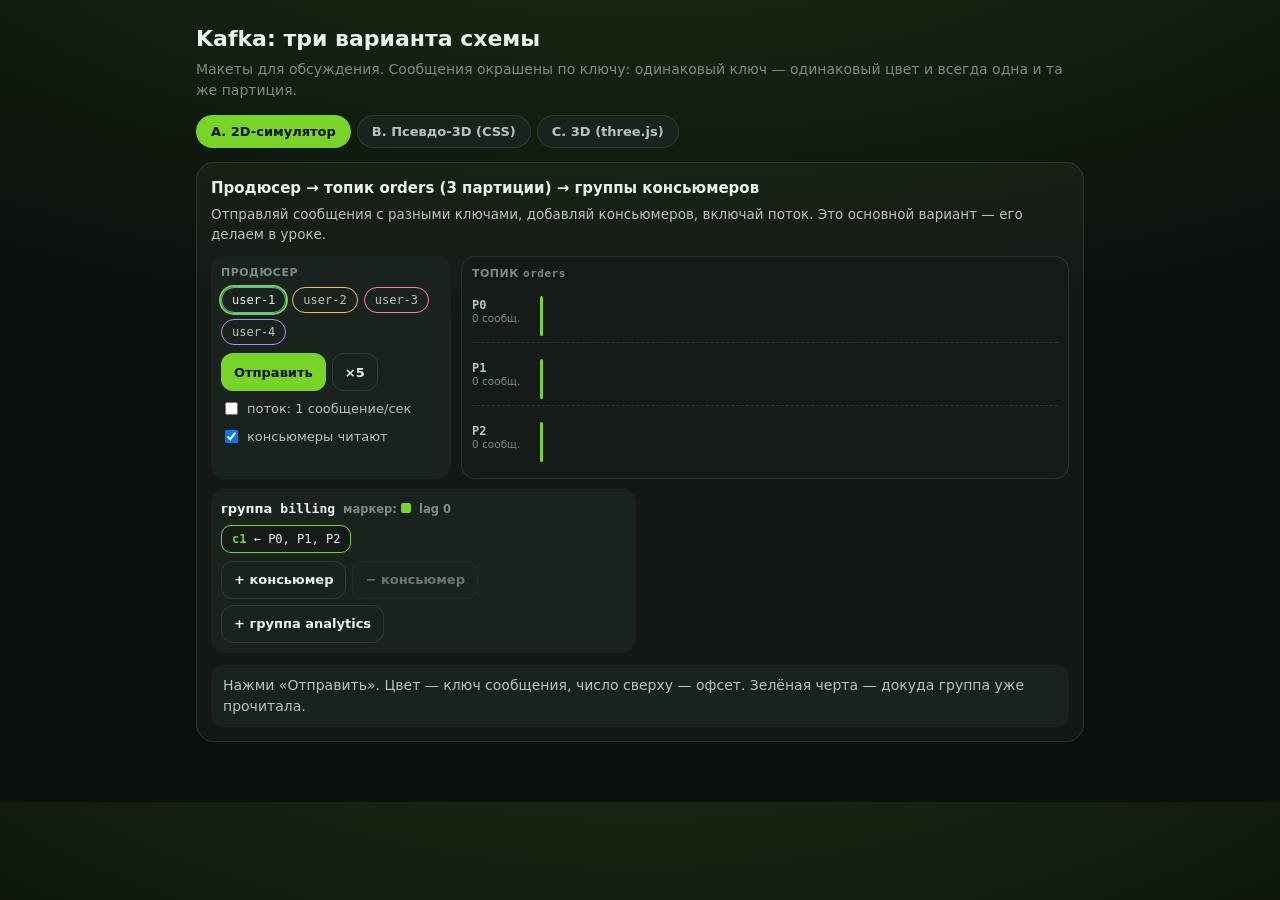
<file: docs/design/kafka-mockups.html>
<!doctype html>
<html lang="ru">
<head>
<meta charset="utf-8">
<meta name="viewport" content="width=device-width, initial-scale=1">
<title>Kafka — макеты</title>
<style>
:root {
  --bg: #0b0f0d; --card: #141a17; --soft: #1a221e; --line: rgba(255,255,255,.1); --text: #e9f2ec; --text2: #b6c4bb; --muted: #7d8b83;
  --acc: #78d428; --acc2: #9be84a; --blue: #5aa9ff; --gold: #f2c14e; --pink: #ff7ab6; --purple: #b18cff; --orange: #ff9f43; --red: #ff5d5d;
  --mono: "JetBrains Mono", ui-monospace, Menlo, monospace; --font: Manrope, -apple-system, system-ui, sans-serif;
}
* { box-sizing: border-box; }
body { margin: 0; background: radial-gradient(1200px 500px at 50% -150px, rgba(120,212,40,.16), transparent), var(--bg); color: var(--text); font: 15px/1.5 var(--font); }
.wrap { max-width: 920px; margin: 0 auto; padding: 18px 16px 60px; }
h1 { font-size: 22px; margin: 4px 0 4px; }
.sub { color: var(--muted); font-size: 14px; margin-bottom: 14px; }
.tabs { display: flex; gap: 6px; flex-wrap: wrap; margin-bottom: 14px; }
.tab { border: 1px solid var(--line); background: var(--soft); color: var(--text2); border-radius: 999px; padding: 8px 14px; font: 600 13px var(--font); cursor: pointer; }
.tab.on { background: var(--acc); color: #0b0f0d; border-color: transparent; }
.panel { display: none; } .panel.on { display: block; }
.card { border: 1px solid var(--line); border-radius: 18px; background: rgba(255,255,255,.035); padding: 14px; }
.title { font-weight: 800; font-size: 15px; margin-bottom: 4px; }
.desc { color: var(--text2); font-size: 13.5px; margin-bottom: 12px; }
.btn { border: 1px solid var(--line); background: var(--soft); color: var(--text); border-radius: 12px; padding: 8px 12px; font: 600 13px var(--font); cursor: pointer; min-height: 38px; }
.btn.main { background: var(--acc); color: #0b0f0d; border-color: transparent; }
.btn:disabled { opacity: .4; }
.chip { border: 1px solid var(--line); background: var(--soft); color: var(--text2); border-radius: 999px; padding: 5px 10px; font: 12px var(--mono); cursor: pointer; }
.chip.on { outline: 2px solid var(--acc); color: var(--text); }
.row { display: flex; flex-wrap: wrap; gap: 6px; align-items: center; }
.note { margin-top: 12px; padding: 10px 12px; border-radius: 12px; background: var(--soft); color: var(--text2); font-size: 14px; }
.note b { color: var(--text); }
.note code, .desc code { font: 12.5px var(--mono); background: rgba(255,255,255,.07); padding: 1px 5px; border-radius: 6px; }
.lbl { font: 600 11px var(--font); color: var(--muted); text-transform: uppercase; letter-spacing: .5px; }
.k0 { --kc: var(--blue); } .k1 { --kc: var(--gold); } .k2 { --kc: var(--pink); } .k3 { --kc: var(--purple); }

/* ===== A: 2D ===== */
.sim { display: grid; gap: 10px; }
.prod { display: grid; gap: 8px; padding: 10px; border-radius: 14px; background: var(--soft); }
.topic { padding: 10px; border-radius: 14px; border: 1px solid var(--line); background: var(--card); position: relative; }
.part { display: grid; grid-template-columns: 58px 1fr; gap: 8px; align-items: center; padding: 6px 0; border-top: 1px dashed var(--line); }
.part:first-of-type { border-top: 0; }
.pname { font: 700 12px var(--mono); color: var(--text2); }
.pname small { display: block; font: 10.5px var(--font); color: var(--muted); }
.log { display: flex; gap: 3px; overflow-x: auto; padding: 14px 2px 4px; scrollbar-width: thin; position: relative; min-height: 50px; }
.msg { flex: none; width: 30px; height: 30px; border-radius: 7px; background: color-mix(in srgb, var(--kc) 30%, var(--soft)); border: 1px solid var(--kc); display: grid; place-items: center; font: 700 10px var(--mono); color: var(--text); position: relative; transition: opacity .3s; }
.msg i { position: absolute; top: -13px; font: 9px var(--mono); font-style: normal; color: var(--muted); }
.msg.read { opacity: .45; }
.msg.new { animation: drop .45s ease; }
@keyframes drop { from { transform: translateY(-26px) scale(.6); opacity: 0; } to { transform: none; opacity: 1; } }
.cursor { flex: none; width: 3px; border-radius: 2px; align-self: stretch; margin: -4px 0; }
.groups { display: grid; gap: 8px; }
.group { padding: 10px; border-radius: 14px; background: var(--soft); }
.group h4 { margin: 0 0 6px; font-size: 13px; display: flex; align-items: center; gap: 8px; }
.group h4 span { font: 600 11.5px var(--font); color: var(--muted); }
.cons { display: flex; flex-wrap: wrap; gap: 6px; }
.con { padding: 6px 10px; border-radius: 10px; background: var(--card); border: 1px solid var(--cc, var(--line)); font: 12px var(--mono); }
.con b { color: var(--cc); }
.con.idle { opacity: .5; border-style: dashed; }
.lag { font: 700 12px var(--mono); }
.lag.hi { color: var(--orange); }
.flash { animation: flash .8s ease; }
@keyframes flash { 0%,100% { box-shadow: none; } 40% { box-shadow: 0 0 0 3px var(--orange); } }
@media (min-width: 760px) { .sim { grid-template-columns: 240px 1fr; } .prod { align-content: start; } .groups { grid-column: 1 / -1; grid-template-columns: 1fr 1fr; } }

/* ===== B: изометрия ===== */
.iso-stage { height: 360px; display: grid; place-items: center; overflow: hidden; border-radius: 14px; background: radial-gradient(circle at 50% 40%, rgba(120,212,40,.08), transparent 60%), var(--card); perspective: 1200px; }
.iso { position: relative; width: 300px; height: 300px; transform: rotateX(58deg) rotateZ(-40deg); transform-style: preserve-3d; transition: transform .6s; }
.broker { position: absolute; width: 86px; height: 220px; border-radius: 12px; background: rgba(255,255,255,.06); border: 1px solid var(--line); transform-style: preserve-3d; }
.broker.down { background: rgba(255,93,93,.12); border-color: var(--red); }
.broker > span { position: absolute; bottom: -26px; left: 0; right: 0; text-align: center; font: 700 12px var(--mono); color: var(--text2); transform: rotateZ(40deg); }
.stackcol { position: absolute; left: 21px; width: 44px; height: 44px; transform-style: preserve-3d; }
.cube { position: absolute; width: 44px; height: 44px; transform-style: preserve-3d; transition: transform .5s; }
.cube .f { position: absolute; width: 44px; height: 44px; border: 1px solid rgba(0,0,0,.35); }
.cube .t { background: color-mix(in srgb, var(--kc) 85%, white); transform: translateZ(14px); }
.cube .s1 { height: 14px; background: color-mix(in srgb, var(--kc) 70%, black); transform-origin: top; transform: rotateX(-90deg) translateY(-0px); top: 44px; }
.cube .s2 { width: 14px; background: color-mix(in srgb, var(--kc) 55%, black); transform-origin: left; transform: rotateY(90deg); left: 44px; }
.ghost .t { background: transparent; border: 1px dashed var(--muted); }
.ghost .s1, .ghost .s2 { display: none; }
.leader { position: absolute; top: -18px; left: 8px; font: 700 10px var(--font); color: var(--acc2); transform: rotateZ(40deg); white-space: nowrap; }

/* ===== C: three.js ===== */
#three { width: 100%; height: 420px; border-radius: 14px; overflow: hidden; background: #070a08; touch-action: none; position: relative; }
#three .hud { position: absolute; left: 10px; top: 10px; font: 12px var(--font); color: var(--muted); pointer-events: none; }
.legend { display: flex; flex-wrap: wrap; gap: 10px; font-size: 12.5px; color: var(--text2); margin-top: 8px; }
.legend i { display: inline-block; width: 10px; height: 10px; border-radius: 3px; margin-right: 5px; vertical-align: -1px; }
.pc { display: grid; gap: 6px; margin-top: 12px; font-size: 13.5px; color: var(--text2); }
.pc div { display: flex; gap: 8px; } .pc b { color: var(--acc2); min-width: 18px; } .pc .m b { color: var(--orange); }
</style>
</head>
<body>
<div class="wrap">
  <h1>Kafka: три варианта схемы</h1>
  <div class="sub">Макеты для обсуждения. Сообщения окрашены по ключу: одинаковый ключ — одинаковый цвет и всегда одна и та же партиция.</div>
  <div class="tabs">
    <button class="tab on" data-t="a">A. 2D-симулятор</button>
    <button class="tab" data-t="b">B. Псевдо-3D (CSS)</button>
    <button class="tab" data-t="c">C. 3D (three.js)</button>
  </div>

  <!-- ================= A ================= -->
  <section class="panel on" id="p-a">
    <div class="card">
      <div class="title">Продюсер → топик orders (3 партиции) → группы консьюмеров</div>
      <div class="desc">Отправляй сообщения с разными ключами, добавляй консьюмеров, включай поток. Это основной вариант — его делаем в уроке.</div>
      <div class="sim">
        <div class="prod">
          <div class="lbl">Продюсер</div>
          <div class="row" id="keys"></div>
          <div class="row"><button class="btn main" id="send">Отправить</button><button class="btn" id="burst">×5</button></div>
          <label class="row" style="font-size:13px;color:var(--text2)"><input type="checkbox" id="flow"> поток: 1 сообщение/сек</label>
          <label class="row" style="font-size:13px;color:var(--text2)"><input type="checkbox" id="reading" checked> консьюмеры читают</label>
        </div>
        <div class="topic">
          <div class="lbl">Топик <span style="font-family:var(--mono);text-transform:none">orders</span></div>
          <div id="parts"></div>
        </div>
        <div class="groups" id="groups"></div>
      </div>
      <div class="note" id="noteA"></div>
    </div>
  </section>

  <!-- ================= B ================= -->
  <section class="panel" id="p-b">
    <div class="card">
      <div class="title">Кластер из 3 брокеров — объёмно, но без тяжёлых библиотек</div>
      <div class="desc">Каждый брокер — платформа, на ней стопка сообщений партиции, где он лидер. Пунктир — реплика. Можно «уронить» брокер: лидерство переедет на реплику.</div>
      <div class="row" style="margin-bottom:10px">
        <button class="btn main" id="bsend">Отправить сообщение</button>
        <button class="btn" id="bdown">Уронить брокер 2</button>
        <button class="btn" id="brot">Повернуть</button>
      </div>
      <div class="iso-stage"><div class="iso" id="iso"></div></div>
      <div class="note" id="noteB"></div>
    </div>
  </section>

  <!-- ================= C ================= -->
  <section class="panel" id="p-c">
    <div class="card">
      <div class="title">Кластер в 3D — крути пальцем или мышью</div>
      <div class="desc">Обзорная сцена: продюсер слева отправляет сообщения, они ложатся в партиции (колонны). Зелёное кольцо — консьюмер: оно поднимается по колонне, как офсет, и прочитанное тускнеет, но не исчезает. Подгружается только по кнопке «Посмотреть в 3D».</div>
      <div class="row" style="margin-bottom:10px">
        <button class="btn main" id="csend">Отправить ×5</button>
        <button class="btn" id="ccons">+ консьюмер</button>
        <button class="btn" id="cauto">Автоповорот: вкл</button>
      </div>
      <div id="three"><div class="hud">перетаскивай, чтобы вращать</div></div>
      <div class="legend"><span><i style="background:#5aa9ff"></i>user-1</span><span><i style="background:#f2c14e"></i>user-2</span><span><i style="background:#ff7ab6"></i>user-3</span><span><i style="background:#b18cff"></i>user-4</span><span><i style="background:#78d428"></i>консьюмер</span></div>
    </div>
    <div class="card" style="margin-top:12px">
      <div class="title">Плюсы и минусы вариантов</div>
      <div class="pc">
        <div><b>A</b>понятнее всего, быстро работает на телефоне, видно офсеты и lag — основа урока</div>
        <div><b>B</b>выглядит объёмно, лёгкий; но детали (офсеты, коммиты) читать сложнее</div>
        <div><b>C</b>самый эффектный; тяжелее (~600 КБ), на телефоне вращение конфликтует с прокруткой; детали мелкие</div>
        <div class="m"><b>→</b>предложение: A как основной симулятор, C — кнопка «Посмотреть в 3D» для обзора кластера</div>
      </div>
    </div>
  </section>
</div>

<script>
// ---------- общие ----------
const KEYS = ["user-1", "user-2", "user-3", "user-4"];
const P = 3;
const hash = (s) => { let h = 7; for (const c of s) h = (h * 31 + c.charCodeAt(0)) >>> 0; return h; };
const partOf = (key) => (key === "user-1" ? 0 : key === "user-2" ? 1 : key === "user-3" ? 2 : hash(key) % P);
const kclass = (key) => "k" + KEYS.indexOf(key);
const COLORS = ["var(--acc)", "var(--orange)", "var(--blue)", "var(--purple)"];

document.querySelectorAll(".tab").forEach((t) => (t.onclick = () => {
  document.querySelectorAll(".tab").forEach((x) => x.classList.toggle("on", x === t));
  document.querySelectorAll(".panel").forEach((p) => p.classList.toggle("on", p.id === "p-" + t.dataset.t));
  if (t.dataset.t === "c") startThree();
}));

// ================= A: 2D-симулятор =================
const A = {
  key: "user-1",
  logs: [[], [], []],                         // сообщения по партициям
  groups: [{ name: "billing", cons: ["c1"], off: [0, 0, 0] }],
  last: null, note: "",
};
function assign(group) {                       // range-раздача: партиции по очереди консьюмерам
  const map = {};
  group.cons.forEach((c) => (map[c] = []));
  for (let p = 0; p < P; p++) if (group.cons.length) map[group.cons[p % group.cons.length]].push(p);
  return map;
}
function sendA(key) {
  const p = partOf(key);
  A.logs[p].push({ key, n: A.logs[p].length });
  A.last = { p, o: A.logs[p].length - 1 };
  A.note = `Ключ <code>${key}</code> → партиция <b>${p}</b>, офсет <b>${A.logs[p].length - 1}</b>. Сообщения с одним ключом всегда идут в одну партицию — поэтому их порядок сохраняется.`;
}
function renderA() {
  document.getElementById("keys").innerHTML = KEYS.map((k) => `<button class="chip ${kclass(k)}${k === A.key ? " on" : ""}" data-k="${k}" style="border-color:var(--kc)">${k}</button>`).join("");
  document.querySelectorAll("#keys .chip").forEach((b) => (b.onclick = () => { A.key = b.dataset.k; renderA(); }));
  const g0 = A.groups[0];
  document.getElementById("parts").innerHTML = A.logs.map((log, p) => {
    const cells = log.map((m, o) => {
      const read = A.groups.every((g) => o < g.off[p]);
      const fresh = A.last && A.last.p === p && A.last.o === o;
      const marks = A.groups.map((g, gi) => (g.off[p] === o ? `<div class="cursor" title="${g.name}: следующий офсет ${o}" style="background:${gi ? "var(--purple)" : "var(--acc)"}"></div>` : "")).join("");
      return marks + `<div class="msg ${kclass(m.key)}${read ? " read" : ""}${fresh ? " new" : ""}"><i>${o}</i>${m.key.slice(-1)}</div>`;
    }).join("");
    const tail = A.groups.map((g, gi) => (g.off[p] === log.length ? `<div class="cursor" style="background:${gi ? "var(--purple)" : "var(--acc)"}"></div>` : "")).join("");
    return `<div class="part"><div class="pname">P${p}<small>${log.length} сообщ.</small></div><div class="log">${cells}${tail}</div></div>`;
  }).join("");
  document.getElementById("groups").innerHTML = A.groups.map((g, gi) => {
    const map = assign(g);
    const lag = A.logs.reduce((s, log, p) => s + (log.length - g.off[p]), 0);
    return `<div class="group"><h4>группа <code>${g.name}</code><span>маркер: <i style="display:inline-block;width:10px;height:10px;border-radius:2px;background:${gi ? "var(--purple)" : "var(--acc)"}"></i></span>
        <span class="lag${lag > 6 ? " hi" : ""}">lag ${lag}</span></h4>
      <div class="cons">${g.cons.map((c, ci) => `<div class="con${map[c].length ? "" : " idle"}" style="--cc:${COLORS[ci % 4]}"><b>${c}</b> ← ${map[c].length ? map[c].map((p) => "P" + p).join(", ") : "простаивает"}</div>`).join("")}</div>
      <div class="row" style="margin-top:8px"><button class="btn" data-add="${gi}">+ консьюмер</button><button class="btn" data-del="${gi}"${g.cons.length < 2 ? " disabled" : ""}>− консьюмер</button>
        ${gi === 0 && A.groups.length < 2 ? `<button class="btn" id="addg">+ группа analytics</button>` : ""}</div></div>`;
  }).join("");
  document.querySelectorAll("[data-add]").forEach((b) => (b.onclick = () => {
    const g = A.groups[b.dataset.add]; g.cons.push("c" + (g.cons.length + 1));
    A.note = g.cons.length > P ? `В группе ${g.cons.length} консьюмеров, а партиций ${P}: <b>лишний простаивает</b>. Больше консьюмеров, чем партиций, не ускоряет чтение.`
      : `<b>Ребаланс</b>: партиции заново разданы ${g.cons.length} консьюмерам группы <code>${g.name}</code>. Каждую партицию в группе читает ровно один консьюмер.`;
    renderA(); document.querySelectorAll(".group")[b.dataset.add].classList.add("flash");
  }));
  document.querySelectorAll("[data-del]").forEach((b) => (b.onclick = () => {
    const g = A.groups[b.dataset.del]; g.cons.pop(); A.note = `Консьюмер ушёл — <b>ребаланс</b>: его партиции забрали оставшиеся.`; renderA();
  }));
  const ag = document.getElementById("addg");
  if (ag) ag.onclick = () => { A.groups.push({ name: "analytics", cons: ["a1"], off: [0, 0, 0] }); A.note = `Новая группа <code>analytics</code> читает тот же топик <b>с начала</b> и независимо: у каждой группы свои офсеты (фиолетовый маркер). Сообщения после чтения не удаляются.`; renderA(); };
  A.last = null;   // анимация появления — только один раз
  document.getElementById("noteA").innerHTML = A.note || "Нажми «Отправить». Цвет — ключ сообщения, число сверху — офсет. Зелёная черта — докуда группа уже прочитала.";
}
document.getElementById("send").onclick = () => { sendA(A.key); renderA(); };
document.getElementById("burst").onclick = () => { for (let i = 0; i < 5; i++) sendA(KEYS[Math.floor(Math.random() * 4)]); A.note = "Пять сообщений со случайными ключами разошлись по партициям."; renderA(); };
setInterval(() => {
  if (document.getElementById("flow").checked) { sendA(KEYS[Math.floor(Math.random() * 4)]); }
  if (document.getElementById("reading").checked) {
    for (const g of A.groups) {
      const map = assign(g);
      for (const c of g.cons) { const ps = map[c]; const p = ps.find((x) => g.off[x] < A.logs[x].length); if (p !== undefined) g.off[p]++; }
    }
  } else if (document.getElementById("flow").checked) {
    A.note = "Консьюмеры стоят, а продюсер пишет — <b>lag растёт</b>. Это первое, что смотрят, когда «сообщения не доходят».";
  }
  if (document.getElementById("p-a").classList.contains("on")) renderA();
}, 1000);
renderA();

// ================= B: изометрия =================
const B = { counts: [3, 2, 4], down: false, rot: 0 };
function renderB() {
  const iso = document.getElementById("iso");
  const narrow = innerWidth < 520;
  iso.style.transform = `${narrow ? "translateX(-18px) scale(.74)" : ""} rotateX(58deg) rotateZ(${-40 + B.rot}deg)`;
  iso.innerHTML = [0, 1, 2].map((b) => {
    const isDown = B.down && b === 1;
    const lead = b === 1 && B.down ? null : b;           // брокер b — лидер партиции b
    const parts = [];
    // своя партиция (лидер) и реплика соседней
    const own = B.down && b === 1 ? null : b;
    const replicaOf = (b + 2) % 3;
    const takes = B.down && b === 2 ? 1 : null;           // при падении брокера 2 лидерство P1 переходит на брокер 3
    const stack = (p, ghost, x) => `<div class="stackcol" style="top:${x}px">${Array.from({ length: B.counts[p] }, (_, i) =>
      `<div class="cube k${(p + i) % 4}${ghost ? " ghost" : ""}" style="transform:translateZ(${i * 14}px)"><div class="f t"></div><div class="f s1"></div><div class="f s2"></div></div>`).join("")}</div>`;
    let html = "";
    if (own !== null) html += stack(own, false, 30);
    if (takes !== null) html += stack(takes, false, 130);
    else html += stack(replicaOf, true, 130);
    const leadTxt = isDown ? "недоступен" : `лидер P${b}${takes !== null ? " и P1" : ""}`;
    return `<div class="broker${isDown ? " down" : ""}" style="left:${b * 107}px;top:40px"><div class="leader">${leadTxt}</div>${isDown ? "" : html}<span>брокер ${b + 1}</span></div>`;
  }).join("");
  document.getElementById("noteB").innerHTML = B.down
    ? "Брокер 2 упал. Его партиция <b>P1</b> не пропала: реплика на брокере 3 стала лидером, продюсеры и консьюмеры переключились на неё."
    : "У каждой партиции есть <b>лидер</b> (сплошная стопка) и <b>реплика</b> на другом брокере (пунктир). Пишут и читают через лидера.";
}
document.getElementById("bsend").onclick = () => { const p = B.down ? [0, 1, 2][Math.floor(Math.random() * 3)] : Math.floor(Math.random() * 3); B.counts[p] = Math.min(9, B.counts[p] + 1); renderB(); };
document.getElementById("bdown").onclick = (e) => { B.down = !B.down; e.target.textContent = B.down ? "Поднять брокер 2" : "Уронить брокер 2"; renderB(); };
document.getElementById("brot").onclick = () => { B.rot = (B.rot + 30) % 120; renderB(); };
renderB();

// ================= C: three.js =================
let threeStarted = false;
function startThree() {
  if (threeStarted) return;
  threeStarted = true;
  const s = document.createElement("script");
  s.src = "https://cdnjs.cloudflare.com/ajax/libs/three.js/r128/three.min.js";
  s.onload = initThree;
  document.head.appendChild(s);
}
function initThree() {
  const box = document.getElementById("three");
  const W = () => box.clientWidth, H = () => box.clientHeight;
  const renderer = new THREE.WebGLRenderer({ antialias: true });
  renderer.setPixelRatio(Math.min(2, devicePixelRatio));
  renderer.setSize(W(), H());
  box.appendChild(renderer.domElement);
  const scene = new THREE.Scene();
  scene.fog = new THREE.Fog(0x070a08, 18, 40);
  const camera = new THREE.PerspectiveCamera(45, W() / H(), 0.1, 100);
  scene.add(new THREE.AmbientLight(0xffffff, 0.55));
  const dl = new THREE.DirectionalLight(0xffffff, 0.8); dl.position.set(5, 10, 7); scene.add(dl);
  const grid = new THREE.GridHelper(30, 30, 0x1f3b1a, 0x14201a); grid.position.y = -0.01; scene.add(grid);
  const KC = [0x5aa9ff, 0xf2c14e, 0xff7ab6, 0xb18cff];
  const group = new THREE.Group(); scene.add(group);
  // брокеры-платформы и колонны партиций
  const parts = [];
  for (let b = 0; b < 3; b++) {
    const x = (b - 1) * 3.2;
    const plat = new THREE.Mesh(new THREE.BoxGeometry(2.4, 0.2, 2.4), new THREE.MeshStandardMaterial({ color: 0x1a221e, transparent: true, opacity: 0.9 }));
    plat.position.set(x, 0.1, 0); group.add(plat);
    const edges = new THREE.LineSegments(new THREE.EdgesGeometry(new THREE.BoxGeometry(2.4, 6, 2.4)), new THREE.LineBasicMaterial({ color: 0x2e4a28, transparent: true, opacity: 0.6 }));
    edges.position.set(x, 3.1, 0); group.add(edges);
    parts.push({ x, z: 0, cubes: [], read: 0 });
  }
  // продюсер и консьюмеры
  const producer = new THREE.Mesh(new THREE.SphereGeometry(0.5, 24, 16), new THREE.MeshStandardMaterial({ color: 0xffffff, emissive: 0x334433 }));
  producer.position.set(-7.5, 2, 0); group.add(producer);
  const consumers = [];
  function addConsumer() {
    const m = new THREE.Mesh(new THREE.TorusGeometry(0.85, 0.1, 12, 40), new THREE.MeshStandardMaterial({ color: 0x78d428, emissive: 0x1d3a0a }));
    m.rotation.x = Math.PI / 2; group.add(m); consumers.push({ mesh: m, t: 0 });
    consumers.forEach((c, i) => { c.part = i % 3; c.idle = i >= 3; });
  }
  addConsumer();
  const flying = [];
  const cubeGeo = new THREE.BoxGeometry(0.9, 0.32, 0.9);
  function send(n) {
    for (let i = 0; i < n; i++) setTimeout(() => {
      const k = Math.floor(Math.random() * 4), p = k === 3 ? 1 : k % 3;
      const m = new THREE.Mesh(cubeGeo, new THREE.MeshStandardMaterial({ color: KC[k], emissive: KC[k], emissiveIntensity: 0.25 }));
      m.position.copy(producer.position); group.add(m);
      flying.push({ m, p, t: 0, from: producer.position.clone() });
    }, i * 180);
  }
  document.getElementById("csend").onclick = () => send(5);
  document.getElementById("ccons").onclick = () => { if (consumers.length < 4) addConsumer(); };
  let auto = true;
  document.getElementById("cauto").onclick = (e) => { auto = !auto; e.target.textContent = "Автоповорот: " + (auto ? "вкл" : "выкл"); };
  // вращение мышью/пальцем
  let yaw = 0.5, pitch = 0.45, drag = null;
  box.addEventListener("pointerdown", (e) => { drag = { x: e.clientX, y: e.clientY }; box.setPointerCapture(e.pointerId); });
  box.addEventListener("pointermove", (e) => { if (!drag) return; yaw -= (e.clientX - drag.x) * 0.008; pitch = Math.max(0.1, Math.min(1.2, pitch + (e.clientY - drag.y) * 0.006)); drag = { x: e.clientX, y: e.clientY }; });
  box.addEventListener("pointerup", () => (drag = null));
  send(8);
  let last = performance.now(), readTimer = 0;
  function tick(now) {
    const dt = Math.min(0.05, (now - last) / 1000); last = now;
    if (auto && !drag) yaw += dt * 0.15;
    const r = W() / H() < 1 ? 24 : 16;   // на узком экране камера дальше — всё в кадре
    camera.position.set(Math.sin(yaw) * Math.cos(pitch) * r, Math.sin(pitch) * r + 1, Math.cos(yaw) * Math.cos(pitch) * r);
    camera.lookAt(0, 2, 0);
    // полёт сообщений по дуге
    for (let i = flying.length - 1; i >= 0; i--) {
      const f = flying[i]; f.t += dt * 1.1;
      const part = parts[f.p], top = 0.4 + part.cubes.length * 0.36;
      const to = new THREE.Vector3(part.x, top, part.z);
      const t = Math.min(1, f.t);
      f.m.position.lerpVectors(f.from, to, t); f.m.position.y += Math.sin(t * Math.PI) * 2.5;
      f.m.rotation.y = t * 4;
      if (t >= 1) { f.m.rotation.y = 0; f.m.position.copy(to); part.cubes.push(f.m); flying.splice(i, 1); }
    }
    // консьюмеры «забирают» нижнее сообщение своей партиции
    readTimer += dt;
    consumers.forEach((c, i) => {
      const part = parts[c.part];
      // кольцо консьюмера стоит на высоте своего офсета: всё ниже — уже прочитано
      const target = c.idle ? new THREE.Vector3(7.5, 1, (i - 3) * 1.4) : new THREE.Vector3(part.x, 0.4 + part.read * 0.36, part.z);
      c.mesh.position.lerp(target, 0.06);
      c.mesh.material.opacity = c.idle ? 0.35 : 1; c.mesh.material.transparent = c.idle;
    });
    if (readTimer > 1.2) {
      readTimer = 0;
      consumers.filter((c) => !c.idle).forEach((c) => {
        const part = parts[c.part]; const cube = part.cubes[part.read];
        if (!cube) return;
        // сообщение не удаляется — просто становится прочитанным (тусклым)
        cube.material.transparent = true; cube.material.opacity = 0.3; cube.material.emissiveIntensity = 0;
        part.read++;
      });
    }
    renderer.render(scene, camera);
    requestAnimationFrame(tick);
  }
  requestAnimationFrame(tick);
  addEventListener("resize", () => { renderer.setSize(W(), H()); camera.aspect = W() / H(); camera.updateProjectionMatrix(); });
}
</script>
</body>
</html>
</file>
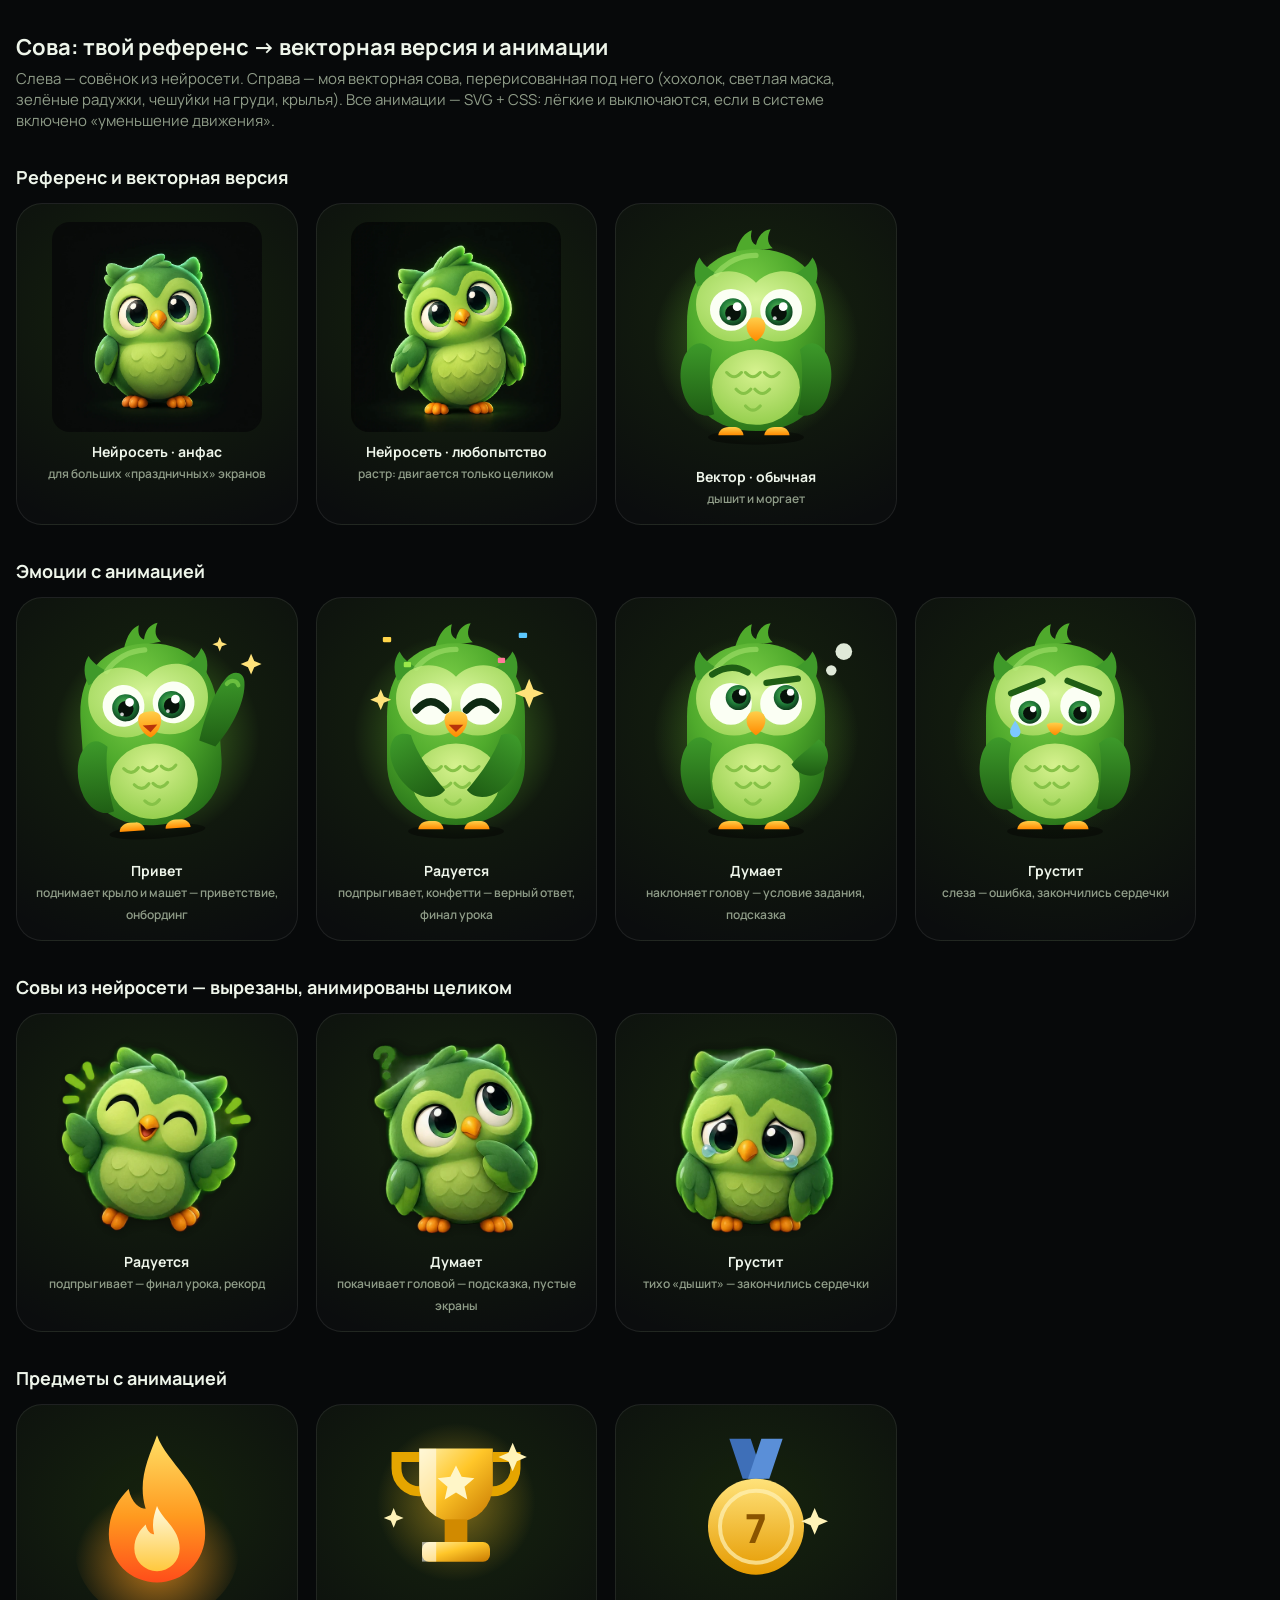
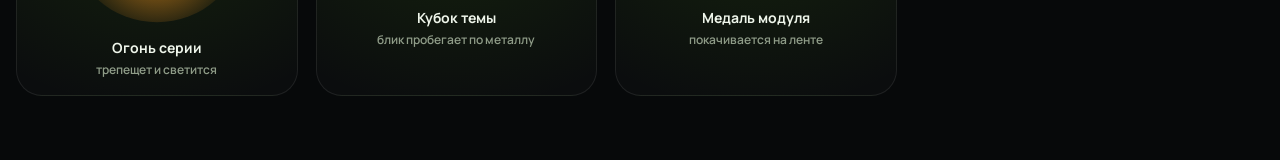
<file: docs/design/owl-animated.html>
<!doctype html>
<html lang="ru"><head><meta charset="utf-8"><meta name="viewport" content="width=device-width,initial-scale=1">
<title>CodeQuest — сова и анимации</title>
<link href="https://fonts.googleapis.com/css2?family=Manrope:wght@500;600;700;800&display=swap" rel="stylesheet">
<style>
  * { box-sizing: border-box; }
  body { margin: 0; background: #07090a; color: #eef5ea; font-family: "Manrope", system-ui, sans-serif; padding: 32px 16px 64px; }
  h1 { font-size: 22px; margin: 0 0 6px; } .sub { color: #8f9c88; margin: 0 0 26px; font-size: 15px; max-width: 820px; }
  h2 { font-size: 18px; margin: 34px 0 14px; }
  .grid { display: grid; grid-template-columns: repeat(auto-fill, minmax(230px, 1fr)); gap: 18px; max-width: 1180px; }
  .card { border-radius: 26px; padding: 18px 16px 16px; text-align: center; border: 1px solid rgba(255,255,255,.08);
    background: radial-gradient(90% 70% at 50% 35%, rgba(120,212,40,.13), rgba(255,255,255,.02)); }
  .card img { width: 100%; max-width: 210px; border-radius: 18px; display: block; margin: 0 auto; }
  .card b { display: block; margin-top: 10px; font-size: 14px; } .card small { color: #8f9c88; font-weight: 600; font-size: 12px; }
  svg { overflow: visible; }

  /* ---------- анимации ---------- */
  .bob { animation: bob 3.2s ease-in-out infinite; transform-box: fill-box; transform-origin: 50% 100%; }
  @keyframes bob { 0%,100% { transform: translateY(0) scale(1,1); } 50% { transform: translateY(-6px) scale(1.01,.99); } }
  .lid { animation: blink 4.2s infinite; transform-box: fill-box; transform-origin: 50% 0%; transform: scaleY(0); }
  @keyframes blink { 0%, 92%, 100% { transform: scaleY(0); } 95% { transform: scaleY(1); } }
  .wave { animation: hi 0.9s ease-in-out infinite; transform-box: view-box; transform-origin: 148px 122px; }
  @keyframes hi { 0%,100% { transform: rotate(8deg); } 50% { transform: rotate(-16deg); } }
  .wingR { animation: wave 1.1s ease-in-out infinite; transform-box: fill-box; transform-origin: 20% 15%; }
  @keyframes wave { 0%,100% { transform: rotate(0); } 50% { transform: rotate(-38deg); } }
  .hop { animation: hop 1.1s cubic-bezier(.3,.7,.4,1) infinite; transform-box: fill-box; transform-origin: 50% 100%; }
  @keyframes hop { 0%,100% { transform: translateY(0) scale(1.04,.96); } 40% { transform: translateY(-18px) scale(.97,1.03); } 70% { transform: translateY(0) scale(1.06,.94); } }
  .tilt { animation: tilt 5s ease-in-out infinite; transform-box: fill-box; transform-origin: 50% 80%; }
  @keyframes tilt { 0%,100% { transform: rotate(0); } 30%,60% { transform: rotate(-9deg); } }
  .spark { animation: twinkle 1.6s ease-in-out infinite; transform-box: fill-box; transform-origin: center; }
  .spark.d2 { animation-delay: .5s; } .spark.d3 { animation-delay: 1s; }
  @keyframes twinkle { 0%,100% { transform: scale(.3) rotate(0); opacity: 0; } 50% { transform: scale(1) rotate(45deg); opacity: 1; } }
  .flame { animation: flicker 1.3s ease-in-out infinite; transform-box: fill-box; transform-origin: 50% 100%; }
  .flameIn { animation: flicker 0.9s ease-in-out infinite reverse; transform-box: fill-box; transform-origin: 50% 100%; }
  @keyframes flicker { 0%,100% { transform: scale(1,1) skewX(0); } 25% { transform: scale(.97,1.05) skewX(2deg); } 50% { transform: scale(1.02,.96) skewX(-2deg); } 75% { transform: scale(.98,1.03) skewX(1deg); } }
  .glowPulse { animation: glowP 2.4s ease-in-out infinite; transform-box: fill-box; transform-origin: center; }
  @keyframes glowP { 0%,100% { opacity: .55; transform: scale(.95); } 50% { opacity: 1; transform: scale(1.05); } }
  .shine { animation: shine 3s ease-in-out infinite; }
  @keyframes shine { 0%, 55% { transform: translateX(-90px) skewX(-20deg); } 85%,100% { transform: translateX(120px) skewX(-20deg); } }
  .swing { animation: swing 2.6s ease-in-out infinite; transform-box: view-box; transform-origin: 60px 8px; }
  @keyframes swing { 0%,100% { transform: rotate(7deg); } 50% { transform: rotate(-7deg); } }
  .tear { animation: tear 2.4s ease-in infinite; transform-box: fill-box; transform-origin: 50% 0; }
  @keyframes tear { 0%,20% { transform: translateY(0) scale(.2); opacity: 0; } 35% { transform: translateY(0) scale(1); opacity: 1; } 90% { transform: translateY(26px) scale(1); opacity: 1; } 100% { transform: translateY(30px) scale(.6); opacity: 0; } }
  .conf { animation: conf 1.8s linear infinite; transform-box: fill-box; transform-origin: center; }
  @keyframes conf { 0% { transform: translateY(-10px) rotate(0); opacity: 0; } 15% { opacity: 1; } 100% { transform: translateY(70px) rotate(300deg); opacity: 0; } }
  @media (prefers-reduced-motion: reduce) { * { animation: none !important; } }
</style></head><body>

<svg width="0" height="0" style="position:absolute" aria-hidden="true"><defs>
  <radialGradient id="body" cx="42%" cy="28%" r="80%"><stop offset="0" stop-color="#7fd14a"/><stop offset=".5" stop-color="#4faa2c"/><stop offset="1" stop-color="#236b17"/></radialGradient>
  <radialGradient id="mask" cx="50%" cy="40%" r="65%"><stop offset="0" stop-color="#d7f59a"/><stop offset="1" stop-color="#9fd65a"/></radialGradient>
  <radialGradient id="chest" cx="50%" cy="30%" r="70%"><stop offset="0" stop-color="#d6f28f"/><stop offset="1" stop-color="#96cf4f"/></radialGradient>
  <linearGradient id="wing" x1="0" y1="0" x2="0" y2="1"><stop offset="0" stop-color="#3d9a2a"/><stop offset="1" stop-color="#1f5e14"/></linearGradient>
  <radialGradient id="iris" cx="45%" cy="40%" r="60%"><stop offset="0" stop-color="#5fbf5a"/><stop offset=".6" stop-color="#1f7a38"/><stop offset="1" stop-color="#0f3d1c"/></radialGradient>
  <linearGradient id="beak" x1="0" y1="0" x2="0" y2="1"><stop offset="0" stop-color="#ffcf4a"/><stop offset="1" stop-color="#ff8a00"/></linearGradient>
  <radialGradient id="halo" cx="50%" cy="50%" r="50%"><stop offset="0" stop-color="#7ee33a" stop-opacity=".5"/><stop offset="1" stop-color="#7ee33a" stop-opacity="0"/></radialGradient>
  <linearGradient id="fO" x1="0" y1="0" x2="0" y2="1"><stop offset="0" stop-color="#ffe066"/><stop offset=".55" stop-color="#ff9a1f"/><stop offset="1" stop-color="#ff4d1a"/></linearGradient>
  <linearGradient id="fI" x1="0" y1="0" x2="0" y2="1"><stop offset="0" stop-color="#fffbe0"/><stop offset="1" stop-color="#ffc83d"/></linearGradient>
  <radialGradient id="fG" cx="50%" cy="60%" r="50%"><stop offset="0" stop-color="#ff9a1f" stop-opacity=".7"/><stop offset="1" stop-color="#ff9a1f" stop-opacity="0"/></radialGradient>
  <linearGradient id="gold" x1="0" y1="0" x2="1" y2="1"><stop offset="0" stop-color="#fff0a8"/><stop offset=".45" stop-color="#ffc629"/><stop offset="1" stop-color="#c77800"/></linearGradient>
  <linearGradient id="gold2" x1="0" y1="0" x2="0" y2="1"><stop offset="0" stop-color="#ffe27a"/><stop offset="1" stop-color="#e59a00"/></linearGradient>
  <radialGradient id="goldGlow" cx="50%" cy="50%" r="50%"><stop offset="0" stop-color="#ffc629" stop-opacity=".45"/><stop offset="1" stop-color="#ffc629" stop-opacity="0"/></radialGradient>
  <clipPath id="cupClip"><path d="M34 18h52v26a26 26 0 0 1-52 0V18Z M36 84h48v14H36z"/></clipPath>

  <!-- детали совы, общие для всех эмоций -->
  <g id="owlBase">
    <ellipse cx="100" cy="206" rx="46" ry="7" fill="#000" opacity=".4"/>
    <path d="M80 30c4-14 10-20 16-22-2 8 0 12 4 14 2-9 7-14 14-15-4 8-3 14 2 18Z" fill="#4faa2c"/>
    <path d="M100 26c-44 0-66 30-66 70v44c0 38 28 60 66 60s66-22 66-60V96c0-40-22-70-66-70Z" fill="url(#body)"/>
    <path d="M44 62c-4-10-4-20 2-28 4 8 12 14 22 18ZM156 62c4-10 4-20-2-28-4 8-12 14-22 18Z" fill="#3f9a2a"/>
    <path d="M100 58c-10-10-26-14-40-8-18 8-22 32-12 48 10 16 34 22 52 10 18 12 42 6 52-10 10-16 6-40-12-48-14-6-30-2-40 8Z" fill="url(#mask)"/>
    <ellipse cx="100" cy="158" rx="42" ry="36" fill="url(#chest)"/>
    <g fill="none" stroke="#86c247" stroke-width="3" stroke-linecap="round">
      <path d="M72 144q7 8 14 0M90 144q7 8 14 0M108 144q7 8 14 0M81 160q7 8 14 0M99 160q7 8 14 0M90 176q7 8 14 0"/>
    </g>
    <path d="M62 50c10-12 24-18 38-18" stroke="#b9ee7d" stroke-width="5" stroke-linecap="round" fill="none" opacity=".45"/>
    <g fill="url(#beak)"><path d="M74 196c-6 0-10 4-10 8h24c0-4-4-8-8-8Z"/><path d="M118 196c-6 0-10 4-10 8h24c0-4-4-8-8-8Z"/></g>
  </g>
  <g id="eyesOpen">
    <circle cx="76" cy="84" r="20" fill="#fbfff4"/><circle cx="124" cy="84" r="20" fill="#fbfff4"/>
    <circle cx="78" cy="86" r="13" fill="url(#iris)"/><circle cx="122" cy="86" r="13" fill="url(#iris)"/>
    <circle cx="78" cy="87" r="7.5" fill="#07120a"/><circle cx="122" cy="87" r="7.5" fill="#07120a"/>
    <circle cx="82" cy="81" r="4.2" fill="#fff"/><circle cx="126" cy="81" r="4.2" fill="#fff"/>
    <circle cx="74" cy="92" r="1.8" fill="#fff" opacity=".8"/><circle cx="118" cy="92" r="1.8" fill="#fff" opacity=".8"/>
  </g>
  <path id="beakSmile" d="M91 100c0-6 4-9 9-9s9 3 9 9c0 6-5 12-9 14-4-2-9-8-9-14Z" fill="url(#beak)"/>
  <path id="wingL" d="M40 118c-12 8-16 30-8 50 6 14 18 20 28 16-4-20-6-44-2-62-6-6-12-8-18-4Z" fill="url(#wing)"/>
  <path id="wingR" d="M160 118c12 8 16 30 8 50-6 14-18 20-28 16 4-20 6-44 2-62 6-6 12-8 18-4Z" fill="url(#wing)"/>
</defs></svg>

<h1>Сова: твой референс → векторная версия и анимации</h1>
<p class="sub">Слева — совёнок из нейросети. Справа — моя векторная сова, перерисованная под него (хохолок, светлая маска, зелёные радужки, чешуйки на груди, крылья). Все анимации — SVG + CSS: лёгкие и выключаются, если в системе включено «уменьшение движения».</p>

<h2>Референс и векторная версия</h2>
<div class="grid">
  <div class="card"><img src="ai-owl-front.webp" alt="Совёнок из нейросети, анфас"><b>Нейросеть · анфас</b><small>для больших «праздничных» экранов</small></div>
  <div class="card"><img src="ai-owl-tilt.webp" alt="Совёнок из нейросети, наклон головы"><b>Нейросеть · любопытство</b><small>растр: двигается только целиком</small></div>
  <div class="card">
    <svg width="210" height="230" viewBox="0 0 200 220"><circle class="glowPulse" cx="100" cy="115" r="98" fill="url(#halo)"/>
      <g class="bob"><use href="#owlBase"/><use href="#wingL"/><use href="#wingR"/><use href="#eyesOpen"/><use href="#beakSmile"/>
        <g fill="#4faa2c"><ellipse class="lid" cx="76" cy="84" rx="21" ry="21"/><ellipse class="lid" cx="124" cy="84" rx="21" ry="21"/></g></g></svg>
    <b>Вектор · обычная</b><small>дышит и моргает</small></div>
</div>

<h2>Эмоции с анимацией</h2>
<div class="grid">
  <div class="card">
    <svg width="210" height="230" viewBox="0 0 200 220"><circle class="glowPulse" cx="100" cy="115" r="98" fill="url(#halo)"/>
      <g class="bob"><g transform="rotate(-4 100 200)"><use href="#owlBase"/><use href="#wingL"/>
        <g class="wave"><path d="M146 122c6-20 16-44 30-58 7-7 17-5 17 5 0 18-14 42-32 60Z" fill="url(#wing)"/>
          <path d="M176 70c4-4 10-3 11 2" stroke="#7fd14a" stroke-width="4" stroke-linecap="round" fill="none" opacity=".7"/></g>
        <use href="#eyesOpen"/>
        <path d="M89 99c0-6 5-8 11-8s11 2 11 8c0 8-6 15-11 17-5-2-11-9-11-17Z" fill="url(#beak)"/><path d="M93 104h14l-7 7Z" fill="#b8330a"/>
        <g fill="#4faa2c"><ellipse class="lid" cx="76" cy="84" rx="21" ry="21"/><ellipse class="lid" cx="124" cy="84" rx="21" ry="21"/></g></g></g>
      <path class="spark" d="M190 36l3 7 7 3-7 3-3 7-3-7-7-3 7-3Z" fill="#ffe27a"/><path class="spark d2" d="M160 20l2 5 5 2-5 2-2 5-2-5-5-2 5-2Z" fill="#ffe27a"/></svg>
    <b>Привет</b><small>поднимает крыло и машет — приветствие, онбординг</small></div>

  <div class="card">
    <svg width="210" height="230" viewBox="0 0 200 220"><circle class="glowPulse" cx="100" cy="115" r="98" fill="url(#halo)"/>
      <g class="hop"><use href="#owlBase"/><g transform="rotate(-30 42 120)"><use href="#wingL"/></g><g transform="rotate(30 158 120)"><use href="#wingR"/></g>
        <circle cx="76" cy="84" r="20" fill="#fbfff4"/><circle cx="124" cy="84" r="20" fill="#fbfff4"/>
        <path d="M62 90q14-16 28 0M110 90q14-16 28 0" stroke="#0e2a12" stroke-width="7" stroke-linecap="round" fill="none"/>
        <path d="M89 99c0-6 5-8 11-8s11 2 11 8c0 8-6 15-11 17-5-2-11-9-11-17Z" fill="url(#beak)"/><path d="M93 104h14l-7 7Z" fill="#b8330a"/></g>
      <g><rect class="conf" x="30" y="20" width="8" height="5" rx="1" fill="#ffd54a"/><rect class="conf" x="160" y="16" width="8" height="5" rx="1" fill="#5cc8ff" style="animation-delay:.4s"/>
        <rect class="conf" x="140" y="40" width="7" height="5" rx="1" fill="#ff7a9a" style="animation-delay:.9s"/><rect class="conf" x="50" y="44" width="7" height="5" rx="1" fill="#9be84a" style="animation-delay:1.3s"/></g>
      <path class="spark" d="M170 60l4 10 10 4-10 4-4 10-4-10-10-4 10-4Z" fill="#ffe27a"/><path class="spark d2" d="M28 70l3 7 7 3-7 3-3 7-3-7-7-3 7-3Z" fill="#ffe27a"/></svg>
    <b>Радуется</b><small>подпрыгивает, конфетти — верный ответ, финал урока</small></div>

  <div class="card">
    <svg width="210" height="230" viewBox="0 0 200 220"><circle cx="100" cy="115" r="98" fill="url(#halo)"/>
      <g class="tilt"><use href="#owlBase"/><use href="#wingL"/><path d="M160 118c10 6 12 20 4 30-8 8-22 6-30-6 6-8 16-14 26-24Z" fill="url(#wing)"/>
        <circle cx="76" cy="84" r="20" fill="#fbfff4"/><circle cx="124" cy="84" r="20" fill="#fbfff4"/>
        <circle cx="83" cy="78" r="12" fill="url(#iris)"/><circle cx="129" cy="78" r="12" fill="url(#iris)"/>
        <circle cx="84" cy="77" r="7" fill="#07120a"/><circle cx="130" cy="77" r="7" fill="#07120a"/><circle cx="87" cy="73" r="3.4" fill="#fff"/><circle cx="133" cy="73" r="3.4" fill="#fff"/>
        <path d="M58 56q18-12 34-2" stroke="#1f5e14" stroke-width="6" stroke-linecap="round" fill="none"/><path d="M110 64l30-4" stroke="#1f5e14" stroke-width="6" stroke-linecap="round"/>
        <use href="#beakSmile"/></g>
      <circle class="spark" cx="172" cy="52" r="5" fill="#dfe9d8"/><circle class="spark d2" cx="184" cy="34" r="8" fill="#dfe9d8"/></svg>
    <b>Думает</b><small>наклоняет голову — условие задания, подсказка</small></div>

  <div class="card">
    <svg width="210" height="230" viewBox="0 0 200 220"><circle cx="100" cy="115" r="98" fill="url(#halo)" opacity=".5"/>
      <g><use href="#owlBase"/><use href="#wingL"/><use href="#wingR"/>
        <circle cx="76" cy="86" r="19" fill="#fbfff4"/><circle cx="124" cy="86" r="19" fill="#fbfff4"/>
        <circle cx="76" cy="92" r="11" fill="url(#iris)"/><circle cx="124" cy="92" r="11" fill="url(#iris)"/><circle cx="76" cy="93" r="6.5" fill="#07120a"/><circle cx="124" cy="93" r="6.5" fill="#07120a"/>
        <circle cx="79" cy="89" r="3" fill="#fff"/><circle cx="127" cy="89" r="3" fill="#fff"/>
        <path d="M58 74l30-12M142 74l-30-12" stroke="#1f5e14" stroke-width="6" stroke-linecap="round"/>
        <path d="M92 104c3-3 13-3 16 0-2 6-5 9-8 10-3-1-6-4-8-10Z" fill="url(#beak)"/>
        <path class="tear" d="M62 100c3 5 5 8 5 11a5 5 0 0 1-10 0c0-3 2-6 5-11Z" fill="#7cc8ff"/></g></svg>
    <b>Грустит</b><small>слеза — ошибка, закончились сердечки</small></div>
</div>

<h2>Совы из нейросети — вырезаны, анимированы целиком</h2>
<div class="grid">
  <div class="card"><img class="hop" src="../../static/img/owls/owl-happy.webp" alt="Сова радуется" style="background:none"><b>Радуется</b><small>подпрыгивает — финал урока, рекорд</small></div>
  <div class="card"><img class="tilt" src="../../static/img/owls/owl-think.webp" alt="Сова думает" style="background:none"><b>Думает</b><small>покачивает головой — подсказка, пустые экраны</small></div>
  <div class="card"><img class="bob" src="../../static/img/owls/owl-sad.webp" alt="Сова грустит" style="background:none"><b>Грустит</b><small>тихо «дышит» — закончились сердечки</small></div>
</div>

<h2>Предметы с анимацией</h2>
<div class="grid">
  <div class="card">
    <svg width="170" height="200" viewBox="0 0 120 140"><ellipse class="glowPulse" cx="60" cy="88" rx="58" ry="52" fill="url(#fG)"/>
      <path class="flame" d="M60 8c8 22 34 34 34 70a34 34 0 0 1-68 0c0-14 6-24 14-32 2 10 8 14 12 14-6-20 2-36 8-52Z" fill="url(#fO)"/>
      <path class="flameIn" d="M60 58c4 10 16 16 16 30a16 16 0 0 1-32 0c0-8 4-13 8-17 1 5 4 7 6 7-2-8 0-14 2-20Z" fill="url(#fI)"/></svg>
    <b>Огонь серии</b><small>трепещет и светится</small></div>
  <div class="card">
    <svg width="170" height="170" viewBox="0 0 120 120"><circle class="glowPulse" cx="60" cy="56" r="56" fill="url(#goldGlow)"/>
      <path d="M34 24H18v8a16 16 0 0 0 18 16M86 24h16v8a16 16 0 0 1-18 16" stroke="#e5a500" stroke-width="7" fill="none"/>
      <path d="M34 18h52v26a26 26 0 0 1-52 0V18Z" fill="url(#gold)"/><path d="M52 68h16v16H52z" fill="#d18a00"/><rect x="36" y="84" width="48" height="14" rx="5" fill="url(#gold)"/>
      <path d="M60 30l4 8 9 1-7 6 2 9-8-5-8 5 2-9-7-6 9-1Z" fill="#fff6c8"/>
      <g clip-path="url(#cupClip)"><rect class="shine" x="30" y="10" width="16" height="100" fill="#fff" opacity=".55"/></g>
      <path class="spark" d="M100 14l3 7 7 3-7 3-3 7-3-7-7-3 7-3Z" fill="#fff3b8"/><path class="spark d3" d="M16 60l2 5 5 2-5 2-2 5-2-5-5-2 5-2Z" fill="#fff3b8"/></svg>
    <b>Кубок темы</b><small>блик пробегает по металлу</small></div>
  <div class="card">
    <svg width="160" height="170" viewBox="0 0 120 120"><g class="swing">
      <path d="M40 8h16l10 30H50Z" fill="#3e6fb8"/><path d="M80 8H64L54 38h16Z" fill="#5a8fd8"/>
      <circle cx="60" cy="74" r="36" fill="url(#gold2)"/><circle cx="60" cy="74" r="27" fill="none" stroke="#fff3b8" stroke-width="3" opacity=".7"/>
      <text x="60" y="86" text-anchor="middle" font-family="Manrope" font-weight="800" font-size="30" fill="#8a5400">7</text></g>
      <path class="spark d2" d="M104 60l3 7 7 3-7 3-3 7-3-7-7-3 7-3Z" fill="#fff3b8"/></svg>
    <b>Медаль модуля</b><small>покачивается на ленте</small></div>
</div>
</body></html>
</file>
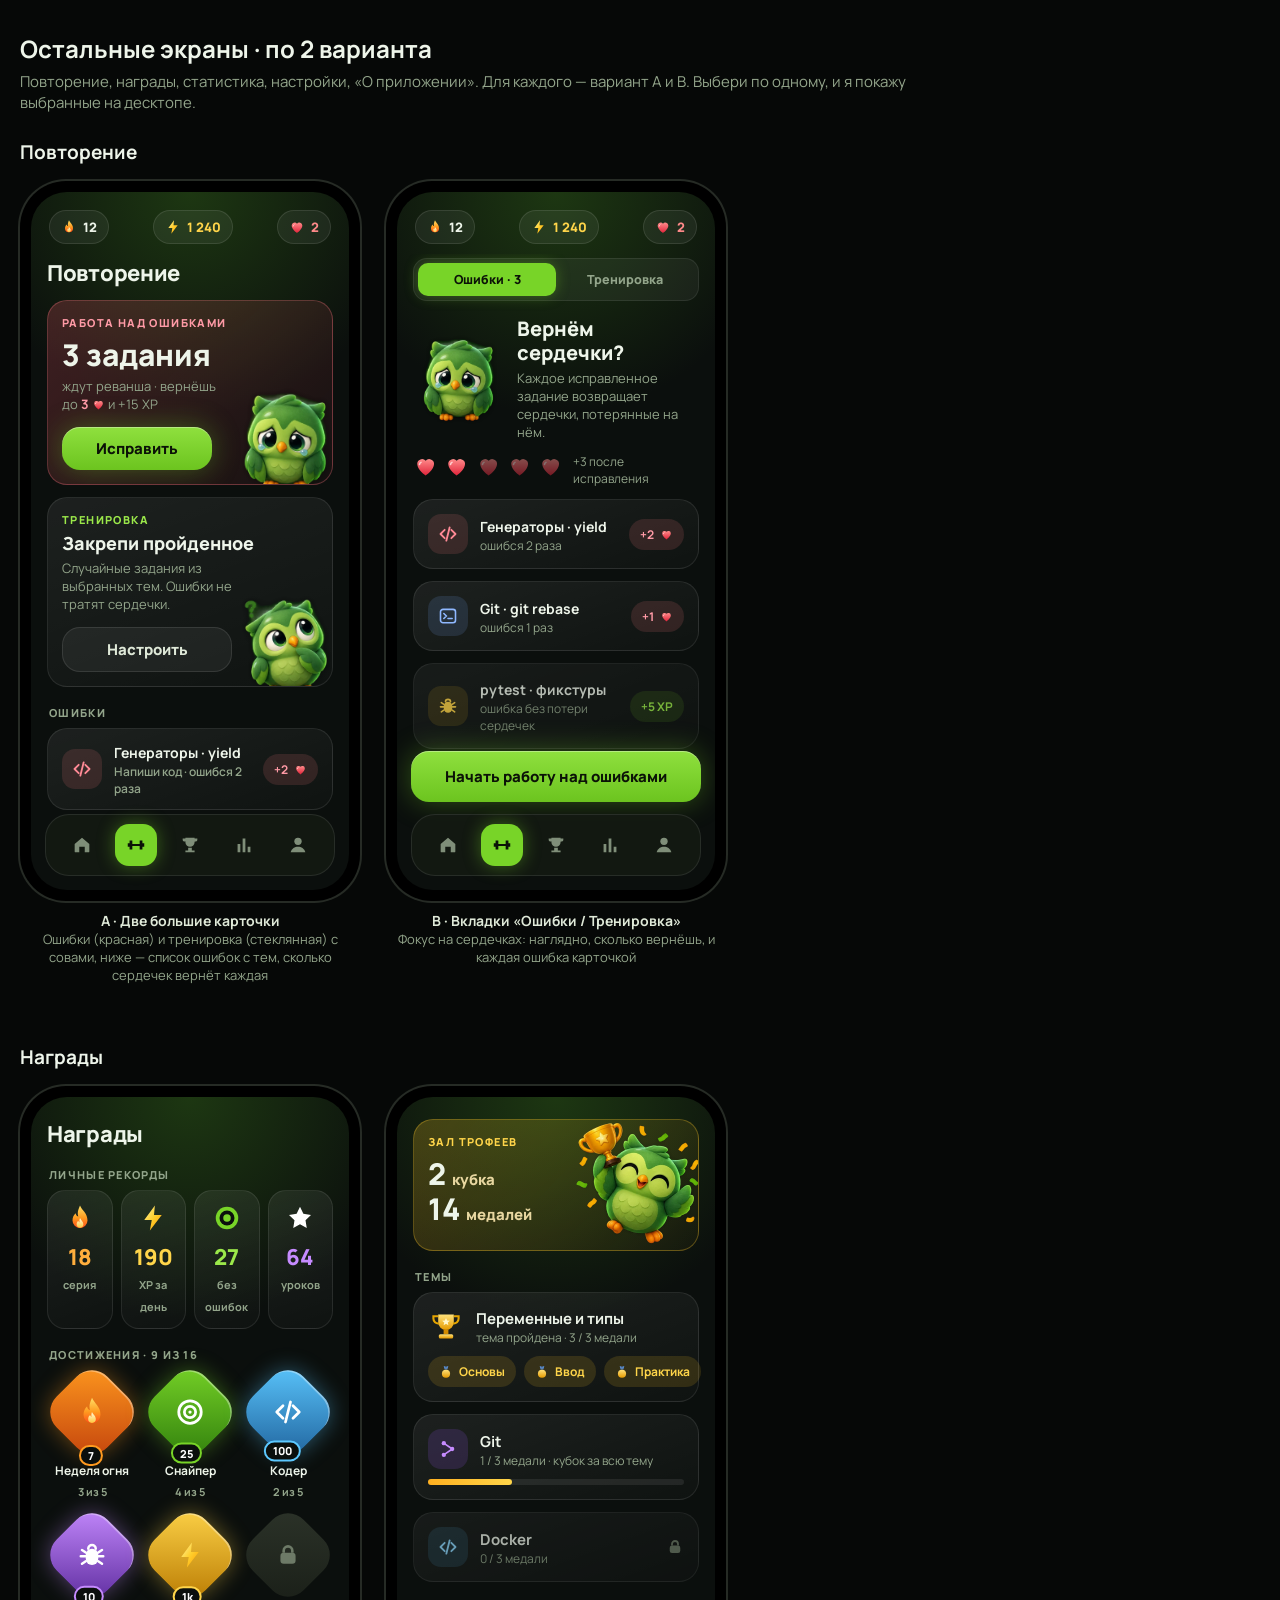
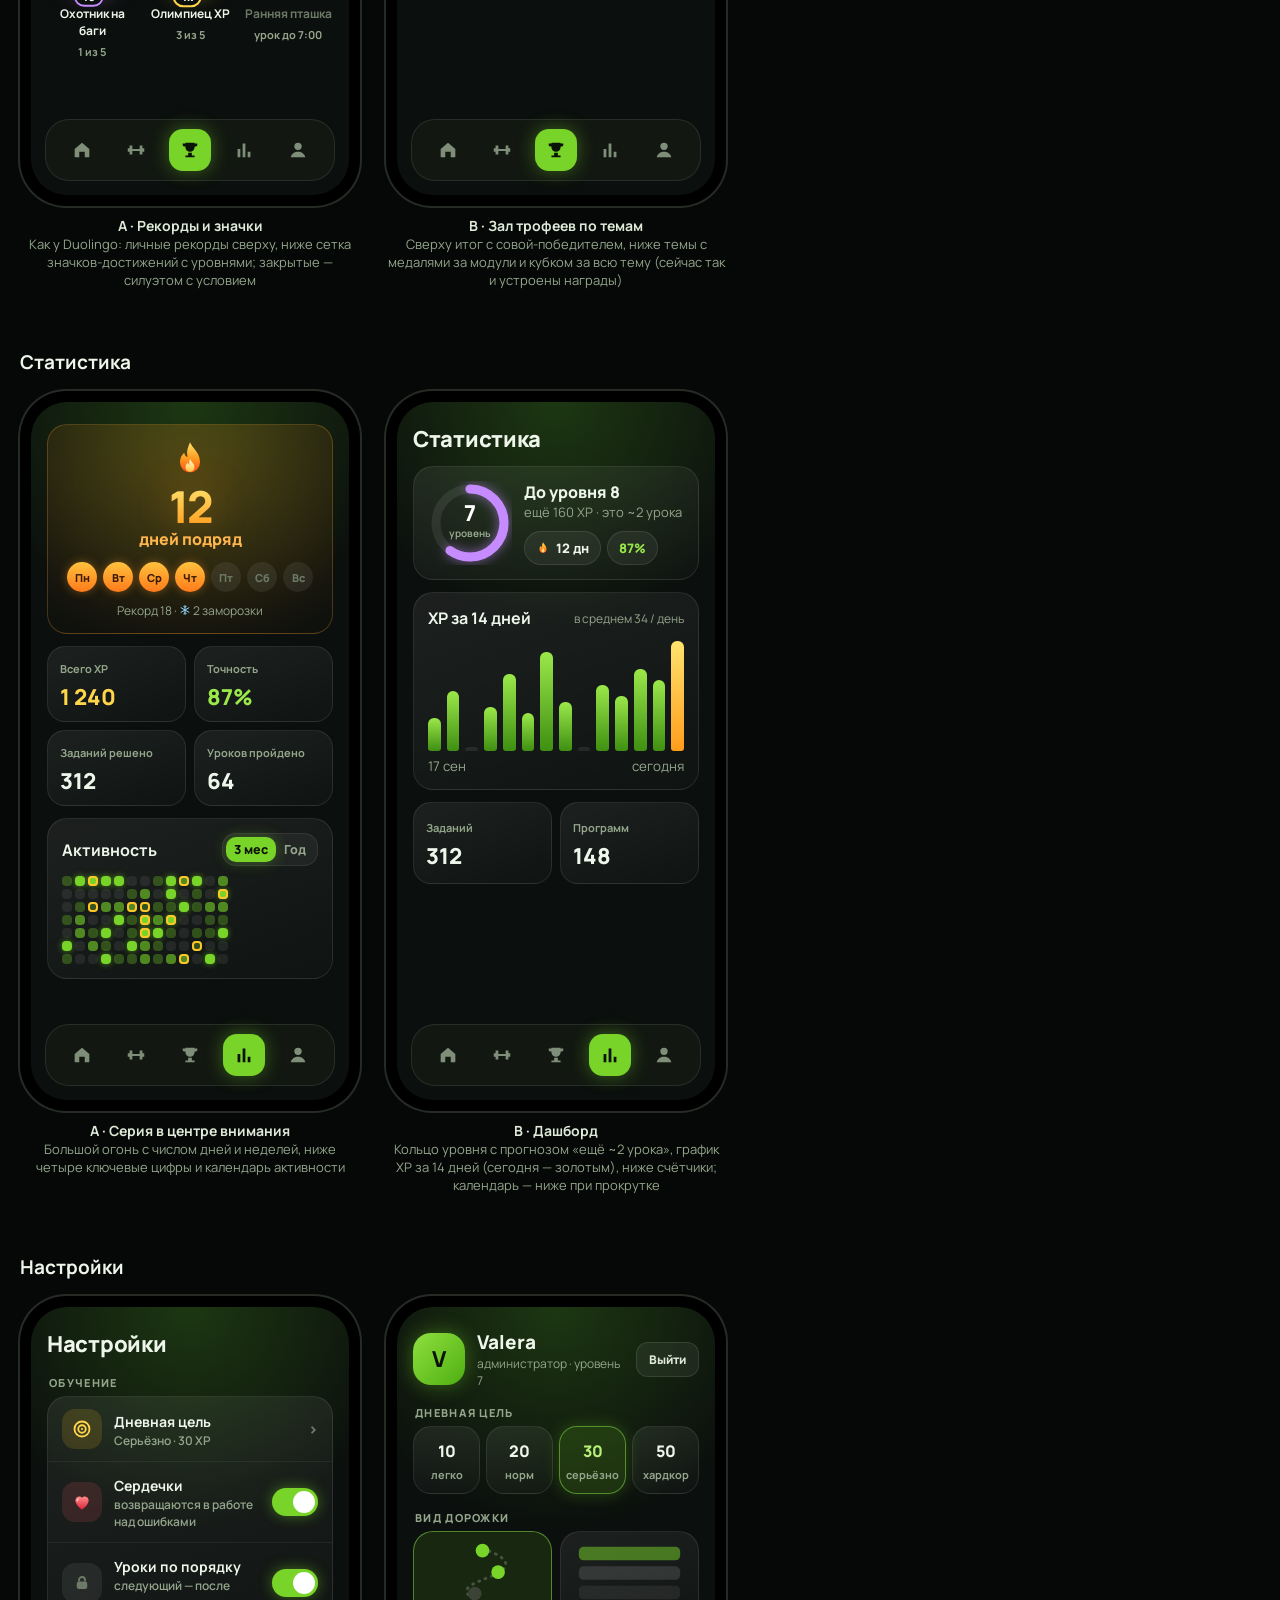
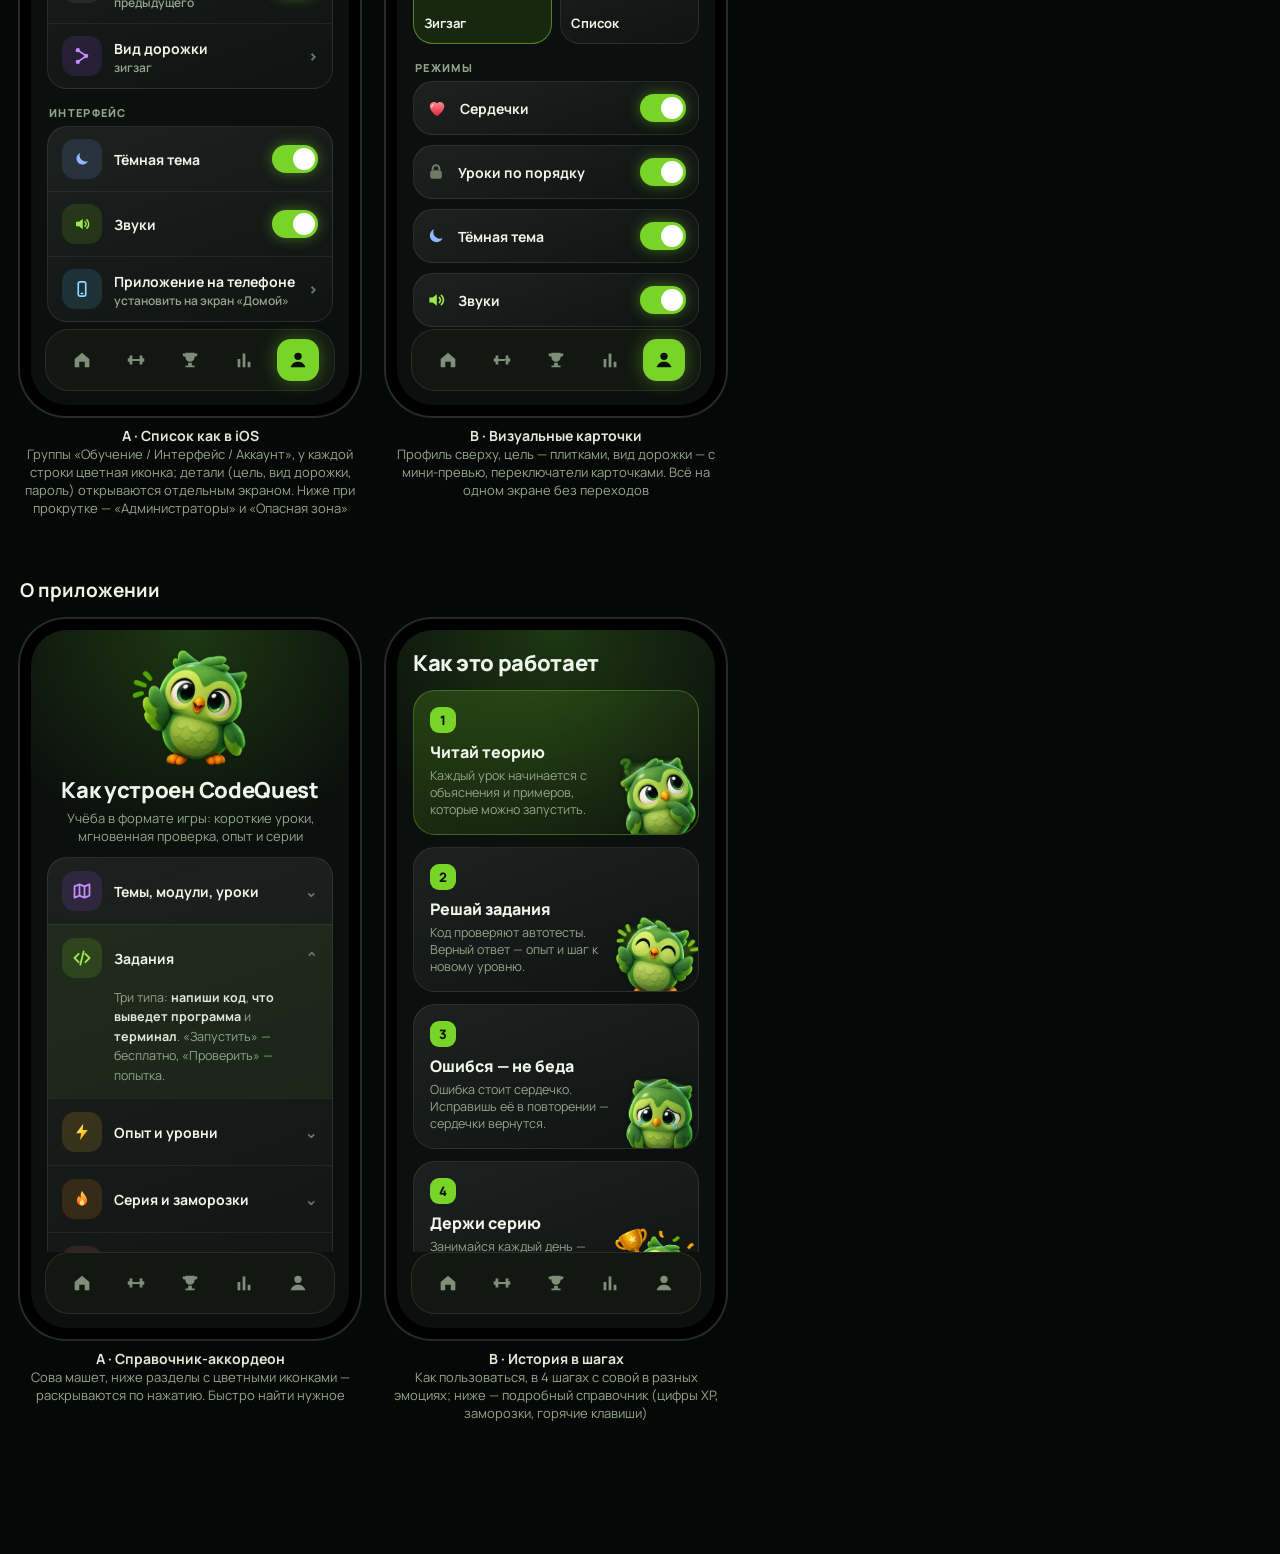
<file: docs/design/screens2.html>
<!doctype html>
<html lang="ru"><head><meta charset="utf-8"><meta name="viewport" content="width=device-width,initial-scale=1">
<title>CodeQuest — остальные экраны, стиль B</title>
<link href="https://fonts.googleapis.com/css2?family=Manrope:wght@500;600;700;800&family=JetBrains+Mono:wght@400;600&display=swap" rel="stylesheet">
<style>
  :root { --bg: #0b0f0d; --line: rgba(255,255,255,.09); --muted: #93a58b; --text: #eef5ea; --acc: #78d428; --acc2: #9be84a; }
  * { box-sizing: border-box; }
  body { margin: 0; background: #060807; color: var(--text); font-family: "Manrope", system-ui, sans-serif; padding: 32px 20px 72px; }
  h1 { font-size: 24px; margin: 0 0 6px; } .sub { color: var(--muted); margin: 0 0 26px; font-size: 15px; max-width: 900px; }
  section { margin-bottom: 60px; } section > h2 { font-size: 19px; margin: 0 0 16px; }
  .row { display: flex; gap: 26px; flex-wrap: wrap; align-items: flex-start; }
  .cap { color: var(--muted); font-size: 13px; text-align: center; margin-top: 10px; max-width: 340px; } .cap b { color: #dfe9d8; display: block; font-size: 14px; }
  .phone { width: 340px; height: 720px; border-radius: 46px; padding: 11px; background: #000; box-shadow: 0 0 0 2px #262b25; flex: none; }
  .scr { width: 100%; height: 100%; border-radius: 36px; overflow: hidden; position: relative; display: flex; flex-direction: column; background: radial-gradient(120% 55% at 50% 0%, #1d3712 0%, var(--bg) 58%); }
  .desk { width: 1180px; max-width: 100%; height: 740px; border-radius: 18px; overflow: hidden; box-shadow: 0 0 0 2px #262b25; display: flex; background: radial-gradient(80% 60% at 55% 0%, #1a3310 0%, var(--bg) 55%); flex: none; }
  .glass { background: linear-gradient(160deg, rgba(255,255,255,.075), rgba(255,255,255,.02)); border: 1px solid var(--line); }
  .muted { color: var(--muted); } .kind { font-size: 11px; font-weight: 800; letter-spacing: 1.4px; color: var(--acc2); text-transform: uppercase; }
  .btn { border-radius: 18px; font-weight: 800; font-size: 15px; padding: 15px; text-align: center; }
  .btn.pri { background: linear-gradient(180deg, #8fe03e, #6cc41f); color: #0b1207; box-shadow: 0 0 28px rgba(120,212,40,.35), inset 0 1px 0 rgba(255,255,255,.35); }
  .btn.ghost { background: rgba(255,255,255,.06); border: 1px solid rgba(255,255,255,.1); color: #dfe9d8; }
  .chip { display: inline-flex; align-items: center; gap: 6px; padding: 7px 11px; border-radius: 999px; font-size: 12px; font-weight: 700; }
  .stat { display: inline-flex; align-items: center; gap: 6px; padding: 7px 11px; border-radius: 999px; background: rgba(255,255,255,.06); border: 1px solid rgba(255,255,255,.1); font-weight: 800; font-size: 13px; }
  .top { display: flex; align-items: center; gap: 10px; padding: 18px 18px 10px; }
  .x { width: 34px; height: 34px; border-radius: 12px; display: grid; place-items: center; color: #9aa893; }
  .prog { flex: 1; height: 10px; border-radius: 10px; background: rgba(255,255,255,.08); overflow: hidden; } .prog i { display: block; height: 100%; border-radius: 10px; background: linear-gradient(90deg, #5fbf1a, #9be84a); box-shadow: 0 0 12px rgba(140,230,70,.6); }
  .hp { display: flex; align-items: center; gap: 4px; font-weight: 800; color: #ff7a7a; }
  .code { font-family: "JetBrains Mono", monospace; font-size: 12.5px; line-height: 1.75; } .code > div { white-space: pre; overflow: hidden; } .code .ln { color: #4d5a48; display: inline-block; width: 22px; }
  .k { color: #c792ea; } .f { color: #82aaff; } .n { color: #f78c6c; } .b { color: #ffcb6b; } .s { color: #c3e88d; }
  .cursor { display: inline-block; width: 2px; height: 15px; background: var(--acc2); vertical-align: -3px; box-shadow: 0 0 6px var(--acc2); animation: cur 1s steps(1) infinite; } @keyframes cur { 50% { opacity: 0; } }
  .nav { margin: auto 14px 14px; border-radius: 24px; background: rgba(20,26,19,.85); border: 1px solid var(--line); display: flex; justify-content: space-around; padding: 9px; }
  .nav i { width: 42px; height: 42px; border-radius: 14px; display: grid; place-items: center; color: #7f8e79; font-style: normal; } .nav i.on { background: var(--acc); color: #0b1207; box-shadow: 0 0 18px rgba(120,212,40,.4); }
  .tile { border-radius: 18px; padding: 12px 6px; background: rgba(255,255,255,.05); border: 1px solid rgba(255,255,255,.09); text-align: center; }
  .tile small { display: block; color: #9a927e; font-weight: 700; font-size: 11px; margin-bottom: 6px; } .tile b { font-size: 20px; font-weight: 800; color: var(--c); display: inline-flex; align-items: center; gap: 6px; }
  .big { font-weight: 800; letter-spacing: -2px; line-height: 1; background: linear-gradient(180deg, #ffe36e, #ff9d1c); -webkit-background-clip: text; background-clip: text; color: transparent; filter: drop-shadow(0 0 18px rgba(255,170,30,.35)); }
  /* анимации (выключаются при «уменьшении движения») */
  .hop { animation: hop 1.2s cubic-bezier(.3,.7,.4,1) infinite; transform-origin: 50% 100%; }
  @keyframes hop { 0%,100% { transform: translateY(0) scale(1.03,.97); } 40% { transform: translateY(-14px) scale(.98,1.02); } 70% { transform: translateY(0) scale(1.05,.95); } }
  .bob { animation: bob 3.2s ease-in-out infinite; transform-origin: 50% 100%; } @keyframes bob { 0%,100% { transform: translateY(0); } 50% { transform: translateY(-5px); } }
  .tilt { animation: tilt 5s ease-in-out infinite; transform-origin: 50% 85%; } @keyframes tilt { 0%,100% { transform: rotate(0); } 30%,60% { transform: rotate(-6deg); } }
  .breathe { animation: br 4s ease-in-out infinite; transform-origin: 50% 100%; } @keyframes br { 0%,100% { transform: scale(1); } 50% { transform: scale(1.02,.98); } }
  .glowP { animation: gp 2.4s ease-in-out infinite; } @keyframes gp { 0%,100% { opacity: .6; } 50% { opacity: 1; } }
  .ring { animation: ring 2s ease-in-out infinite; transform-origin: center; transform-box: fill-box; } @keyframes ring { 0%,100% { opacity: .5; transform: scale(1); } 50% { opacity: 1; transform: scale(1.06); } }
  .conf { position: absolute; width: 8px; height: 5px; border-radius: 1px; animation: conf 2.2s linear infinite; } @keyframes conf { 0% { transform: translateY(-20px) rotate(0); opacity: 0; } 10% { opacity: 1; } 100% { transform: translateY(260px) rotate(360deg); opacity: 0; } }
  @media (prefers-reduced-motion: reduce) { * { animation: none !important; } }
  /* дорожка */
  .node { position: absolute; width: 64px; height: 64px; border-radius: 50%; display: grid; place-items: center; transform: translate(-50%,-50%); }
  .node.done { background: linear-gradient(180deg, #a7ee55, #4fae12); box-shadow: 0 6px 0 #2f7d0c; }
  .node.cur { background: linear-gradient(180deg, #a7ee55, #4fae12); box-shadow: 0 6px 0 #2f7d0c, 0 0 36px rgba(140,230,70,.55); }
  .node.lock { background: linear-gradient(180deg, #3a4336, #20261e); box-shadow: 0 6px 0 #141913; }
  .lbl { position: absolute; font-size: 12px; font-weight: 700; color: var(--muted); width: 110px; line-height: 1.25; }
  .lbl b { color: var(--text); display: block; font-size: 13px; }
  .mod { border-radius: 22px; padding: 14px 16px; background: linear-gradient(135deg, var(--m1), var(--m2)); box-shadow: 0 0 30px color-mix(in srgb, var(--m1) 35%, transparent); }
  .mod small { font-size: 11px; font-weight: 800; letter-spacing: 1.3px; opacity: .85; } .mod b { display: block; font-size: 17px; margin-top: 2px; }
  .side { width: 232px; border-right: 1px solid var(--line); padding: 22px 14px; display: flex; flex-direction: column; gap: 4px; flex: none; background: rgba(0,0,0,.18); }
  .side .it { display: flex; align-items: center; gap: 12px; padding: 11px 12px; border-radius: 14px; font-weight: 700; font-size: 14px; color: #a9b8a2; }
  .side .it.on { background: rgba(120,212,40,.14); color: #c9f59a; border: 1px solid rgba(140,230,70,.3); }
  .rail { width: 300px; padding: 22px 20px; display: flex; flex-direction: column; gap: 14px; flex: none; }
  .rcard { border-radius: 20px; padding: 16px; }
  .week { display: flex; gap: 6px; } .week i { width: 30px; height: 30px; border-radius: 50%; background: rgba(255,255,255,.07); display: grid; place-items: center; font-style: normal; font-size: 11px; font-weight: 800; color: #6d7a67; }
  .week i.on { background: linear-gradient(180deg, #ffc23d, #ff7a1a); color: #3a1a00; box-shadow: 0 0 10px rgba(255,150,30,.4); }
</style></head><body>

<svg width="0" height="0" style="position:absolute" aria-hidden="true"><defs>
  <linearGradient id="gFlameO" x1="0" y1="0" x2="0" y2="1"><stop offset="0" stop-color="#ffe066"/><stop offset=".55" stop-color="#ff9a1f"/><stop offset="1" stop-color="#ff4d1a"/></linearGradient>
  <linearGradient id="gFlameI" x1="0" y1="0" x2="0" y2="1"><stop offset="0" stop-color="#fffbe0"/><stop offset="1" stop-color="#ffc83d"/></linearGradient>
  <linearGradient id="gBolt" x1="0" y1="0" x2="1" y2="1"><stop offset="0" stop-color="#fff3a0"/><stop offset=".5" stop-color="#ffcf2e"/><stop offset="1" stop-color="#ff9d00"/></linearGradient>
  <linearGradient id="gHeart" x1="0" y1="0" x2="0" y2="1"><stop offset="0" stop-color="#ff8a8a"/><stop offset="1" stop-color="#e0243a"/></linearGradient>
  <linearGradient id="gGold" x1="0" y1="0" x2="0" y2="1"><stop offset="0" stop-color="#ffe27a"/><stop offset="1" stop-color="#e59a00"/></linearGradient>
  <symbol id="flame" viewBox="0 0 24 24"><path d="M12 2c1.6 4 6 6 6 12a6 6 0 0 1-12 0c0-2.6 1-4.4 2.5-5.8.4 1.8 1.4 2.5 2.1 2.5C9.6 7 11 4.8 12 2Z" fill="url(#gFlameO)"/><path d="M12 12c.7 1.8 2.7 2.7 2.7 5a2.7 2.7 0 0 1-5.4 0c0-1.4.7-2.2 1.4-2.8.2.8.6 1.2 1 1.2-.4-1.4 0-2.4.3-3.4Z" fill="url(#gFlameI)"/></symbol>
  <symbol id="bolt" viewBox="0 0 24 24"><path d="M13.5 2 5 13.5h6L9.5 22 19 9.5h-6.2L13.5 2Z" fill="url(#gBolt)"/></symbol>
  <symbol id="heart" viewBox="0 0 24 24"><path d="M12 21s-8-5.2-8-11.2A4.6 4.6 0 0 1 12 7a4.6 4.6 0 0 1 8 2.8C20 15.8 12 21 12 21Z" fill="url(#gHeart)"/><path d="M7.6 8.6c-.8.4-1.3 1.1-1.4 2" stroke="#ffd0d0" stroke-width="1.5" fill="none" stroke-linecap="round"/></symbol>
  <symbol id="heartE" viewBox="0 0 24 24"><path d="M12 21s-8-5.2-8-11.2A4.6 4.6 0 0 1 12 7a4.6 4.6 0 0 1 8 2.8C20 15.8 12 21 12 21Z" fill="none" stroke="#5b4148" stroke-width="2"/></symbol>
  <symbol id="target" viewBox="0 0 24 24"><circle cx="12" cy="12" r="9" fill="#78d428"/><circle cx="12" cy="12" r="6" fill="#0b0f0d"/><circle cx="12" cy="12" r="3" fill="#78d428"/></symbol>
  <symbol id="clock" viewBox="0 0 24 24"><circle cx="12" cy="12" r="9" fill="#5cc8ff"/><circle cx="12" cy="12" r="6.5" fill="#dff4ff"/><path d="M12 8v4l2.6 1.6" stroke="#1899d6" stroke-width="2" fill="none" stroke-linecap="round"/></symbol>
  <symbol id="check" viewBox="0 0 24 24"><path d="m6 12.5 4 4 8-9" stroke="#0b1207" stroke-width="3.2" fill="none" stroke-linecap="round" stroke-linejoin="round"/></symbol>
  <symbol id="star" viewBox="0 0 24 24"><path d="m12 3 2.7 5.6 6.1.9-4.4 4.3 1 6.1L12 17l-5.4 2.9 1-6.1-4.4-4.3 6.1-.9Z" fill="#fff"/></symbol>
  <symbol id="lock" viewBox="0 0 24 24"><rect x="5" y="10" width="14" height="10" rx="3" fill="#6d7a67"/><path d="M8 10V8a4 4 0 0 1 8 0v2" stroke="#6d7a67" stroke-width="2.4" fill="none"/></symbol>
  <symbol id="play" viewBox="0 0 24 24"><path d="M8 5v14l11-7Z" fill="currentColor"/></symbol>
  <symbol id="bulb" viewBox="0 0 24 24"><path d="M9 18h6M10 21h4M12 3a6 6 0 0 0-3.5 10.9c.6.5 1 1.2 1 2.1h5c0-.9.4-1.6 1-2.1A6 6 0 0 0 12 3Z" stroke="currentColor" stroke-width="1.9" fill="none" stroke-linecap="round"/></symbol>
  <symbol id="book" viewBox="0 0 24 24"><path d="M4 5c3-1.5 5.5-1.5 8 .5 2.5-2 5-2 8-.5v14c-3-1.5-5.5-1.5-8 .5-2.5-2-5-2-8-.5Z" stroke="currentColor" stroke-width="1.9" fill="none" stroke-linejoin="round"/><path d="M12 5.5v14" stroke="currentColor" stroke-width="1.9"/></symbol>
  <symbol id="xmark" viewBox="0 0 24 24"><path d="M6 6l12 12M18 6 6 18" stroke="currentColor" stroke-width="2.4" stroke-linecap="round"/></symbol>
  <symbol id="back" viewBox="0 0 24 24"><path d="M15 5 8 12l7 7" stroke="currentColor" stroke-width="2.6" fill="none" stroke-linecap="round" stroke-linejoin="round"/></symbol>
  <symbol id="term" viewBox="0 0 24 24"><rect x="3" y="4" width="18" height="16" rx="3" stroke="currentColor" stroke-width="1.9" fill="none"/><path d="m7 9 3 3-3 3M12 15h5" stroke="currentColor" stroke-width="1.9" fill="none" stroke-linecap="round"/></symbol>
  <symbol id="i-home" viewBox="0 0 24 24"><path d="M4 11 12 4l8 7v8a1 1 0 0 1-1 1h-4v-6H9v6H5a1 1 0 0 1-1-1v-8Z" fill="currentColor"/></symbol>
  <symbol id="i-dumb" viewBox="0 0 24 24"><path d="M3 10h2V7h3v10H5v-3H3v-4Zm18 0h-2V7h-3v10h3v-3h2v-4ZM8 11h8v2H8z" fill="currentColor"/></symbol>
  <symbol id="i-cup" viewBox="0 0 24 24"><path d="M7 4h10v5a5 5 0 0 1-10 0V4Zm-3 1h3v3a2 2 0 0 1-3-2V5Zm16 0h-3v3a2 2 0 0 0 3-2V5ZM10 15h4v3h3v2H7v-2h3v-3Z" fill="currentColor"/></symbol>
  <symbol id="i-chart" viewBox="0 0 24 24"><path d="M5 20V11h3v9H5Zm5.5 0V5h3v15h-3ZM16 20v-6h3v6h-3Z" fill="currentColor"/></symbol>
  <symbol id="i-user" viewBox="0 0 24 24"><circle cx="12" cy="8" r="4" fill="currentColor"/><path d="M4 20c1-4 4.5-6 8-6s7 2 8 6H4Z" fill="currentColor"/></symbol>
  <symbol id="i-gear" viewBox="0 0 24 24"><circle cx="12" cy="12" r="3.2" fill="none" stroke="currentColor" stroke-width="2"/><path d="M12 2.5v3M12 18.5v3M2.5 12h3M18.5 12h3M5.3 5.3l2.1 2.1M16.6 16.6l2.1 2.1M5.3 18.7l2.1-2.1M16.6 7.4l2.1-2.1" stroke="currentColor" stroke-width="2" stroke-linecap="round"/></symbol>
  <symbol id="i-info" viewBox="0 0 24 24"><circle cx="12" cy="12" r="9" fill="none" stroke="currentColor" stroke-width="2"/><path d="M12 11v6M12 7.5v.5" stroke="currentColor" stroke-width="2.4" stroke-linecap="round"/></symbol>
  <symbol id="chest" viewBox="0 0 64 56"><rect x="6" y="22" width="52" height="30" rx="6" fill="#9a5b21"/><path d="M6 26a26 20 0 0 1 52 0v6H6Z" fill="#c07a2c"/><rect x="6" y="30" width="52" height="5" fill="url(#gGold)"/><rect x="28" y="28" width="8" height="12" rx="2" fill="url(#gGold)"/></symbol>
  <symbol id="cup" viewBox="0 0 120 120"><path d="M34 18h52v26a26 26 0 0 1-52 0V18Z" fill="url(#gGold)"/><path d="M34 24H18v8a16 16 0 0 0 18 16M86 24h16v8a16 16 0 0 1-18 16" stroke="#e5a500" stroke-width="7" fill="none"/><path d="M52 68h16v16H52z" fill="#d18a00"/><rect x="36" y="84" width="48" height="14" rx="5" fill="url(#gGold)"/><path d="M60 30l4 8 9 1-7 6 2 9-8-5-8 5 2-9-7-6 9-1Z" fill="#fff6c8"/></symbol>
  <symbol id="logo" viewBox="0 0 32 32"><rect width="32" height="32" rx="10" fill="#78d428"/><path d="m11 11-5 5 5 5M21 11l5 5-5 5M18 9l-4 14" stroke="#0b1207" stroke-width="2.6" fill="none" stroke-linecap="round" stroke-linejoin="round"/></symbol>
</defs></svg>

<style>
  .scr.scroll { overflow: hidden; }
  .scr > .pad { flex: 1 1 auto; min-height: 0; overflow: hidden; } .scr > .nav { flex: none; } .pad > * { flex-shrink: 0; }
  .pad { padding: 4px 16px 0; display: flex; flex-direction: column; gap: 12px; }
  .h2 { font-size: 22px; font-weight: 800; letter-spacing: -.3px; margin: 0; }
  .sec { font-size: 11px; font-weight: 800; letter-spacing: 1.3px; color: var(--muted); text-transform: uppercase; margin: 6px 2px -4px; }
  .card { border-radius: 20px; padding: 14px; }
  .rowx { display: flex; align-items: center; gap: 12px; }
  .ico { width: 40px; height: 40px; border-radius: 13px; display: grid; place-items: center; flex: none; }
  .tgl { width: 46px; height: 28px; border-radius: 999px; background: rgba(255,255,255,.12); position: relative; flex: none; }
  .tgl::after { content: ""; position: absolute; left: 3px; top: 3px; width: 22px; height: 22px; border-radius: 50%; background: #cfd8ca; }
  .tgl.on { background: var(--acc); box-shadow: 0 0 14px rgba(120,212,40,.45); } .tgl.on::after { left: 21px; background: #fff; }
  .list { border-radius: 20px; overflow: hidden; }
  .list .li { display: flex; align-items: center; gap: 12px; padding: 12px 14px; border-top: 1px solid rgba(255,255,255,.06); } .list .li:first-child { border-top: 0; }
  .li b { font-size: 14px; } .li small { display: block; color: var(--muted); font-size: 12px; font-weight: 600; }
  .grow { flex: 1; min-width: 0; }
  .seg2 { display: flex; padding: 4px; border-radius: 14px; background: rgba(255,255,255,.05); border: 1px solid rgba(255,255,255,.08); }
  .seg2 span { white-space: nowrap; flex: 1; text-align: center; padding: 8px 0; border-radius: 10px; font-size: 12.5px; font-weight: 800; color: var(--muted); }
  .seg2 span.on { background: var(--acc); color: #0b1207; box-shadow: 0 0 14px rgba(120,212,40,.35); }
  .badge { text-align: center; }
  .badge .medal { width: 72px; height: 72px; margin: 0 auto; border-radius: 22px; display: grid; place-items: center; position: relative; transform: rotate(45deg);
    background: linear-gradient(135deg, var(--b1), var(--b2)); box-shadow: 0 0 22px color-mix(in srgb, var(--b1) 40%, transparent), inset 0 2px 0 rgba(255,255,255,.35); }
  .badge .medal > * { transform: rotate(-45deg); }
  .badge .num { position: absolute; bottom: -6px; right: -6px; transform: rotate(-45deg); background: #0b0f0d; border: 2px solid var(--b1); color: #fff; font-size: 11px; font-weight: 800; border-radius: 999px; padding: 1px 7px; }
  .badge b { display: block; font-size: 12px; margin-top: 14px; } .badge small { color: var(--muted); font-size: 11px; font-weight: 700; }
  .badge.lock .medal { background: linear-gradient(135deg, #2c3329, #1a1f18); box-shadow: none; } .badge.lock b { color: #6d7a67; }
  .rec { border-radius: 18px; padding: 12px 8px; text-align: center; }
  .rec b { display: block; font-size: 22px; font-weight: 800; margin-top: 4px; } .rec small { color: var(--muted); font-size: 11px; font-weight: 700; }
  .hm { display: grid; grid-auto-flow: column; grid-template-rows: repeat(7, 10px); grid-auto-columns: 10px; gap: 3px; }
  .hm i { border-radius: 4px; background: rgba(255,255,255,.07); } .hm i.l1 { background: rgba(120,212,40,.3); } .hm i.l2 { background: rgba(120,212,40,.6); } .hm i.l3 { background: #78d428; box-shadow: 0 0 6px rgba(120,212,40,.6); } .hm i.g { outline: 2px solid #ffc629; outline-offset: -2px; }
  .bars { display: flex; align-items: flex-end; gap: 6px; height: 110px; } .bars div { flex: 1; border-radius: 6px 6px 3px 3px; background: linear-gradient(180deg, #9be84a, #3f8f12); min-height: 4px; } .bars div.z { background: rgba(255,255,255,.08); }
  .acc-row { display: flex; align-items: center; gap: 12px; padding: 13px 14px; border-top: 1px solid rgba(255,255,255,.06); } .acc-row:first-child { border-top: 0; }
  .chev { color: #6d7a67; font-weight: 800; }
  .step { border-radius: 22px; padding: 16px; position: relative; overflow: hidden; }
  .step .n { width: 26px; height: 26px; border-radius: 9px; background: var(--acc); color: #0b1207; font-weight: 800; font-size: 13px; display: grid; place-items: center; }
</style>
<svg width="0" height="0" style="position:absolute" aria-hidden="true"><defs>
  <symbol id="target2" viewBox="0 0 24 24"><circle cx="12" cy="12" r="9" fill="none" stroke="currentColor" stroke-width="2.2"/><circle cx="12" cy="12" r="4.5" fill="none" stroke="currentColor" stroke-width="2.2"/><circle cx="12" cy="12" r="1.3" fill="currentColor"/></symbol>
  <symbol id="moon" viewBox="0 0 24 24"><path d="M20 14.5A8 8 0 0 1 9.5 4 8 8 0 1 0 20 14.5Z" fill="currentColor"/></symbol>
  <symbol id="sound" viewBox="0 0 24 24"><path d="M4 9h4l5-4v14l-5-4H4Z" fill="currentColor"/><path d="M16 9a4 4 0 0 1 0 6M18.5 6.5a7.5 7.5 0 0 1 0 11" stroke="currentColor" stroke-width="2" fill="none" stroke-linecap="round"/></symbol>
  <symbol id="path" viewBox="0 0 24 24"><circle cx="7" cy="5" r="2.6" fill="currentColor"/><circle cx="17" cy="12" r="2.6" fill="currentColor"/><circle cx="7" cy="19" r="2.6" fill="currentColor"/><path d="M9 6.5 15 10.5M15 13.5 9 17.5" stroke="currentColor" stroke-width="2" stroke-linecap="round"/></symbol>
  <symbol id="key" viewBox="0 0 24 24"><circle cx="8" cy="15" r="4.5" fill="none" stroke="currentColor" stroke-width="2.2"/><path d="m11.5 11.5 8-8M16 7l2.5 2.5M18.5 4.5 21 7" stroke="currentColor" stroke-width="2.2" stroke-linecap="round"/></symbol>
  <symbol id="logout" viewBox="0 0 24 24"><path d="M14 4h4a2 2 0 0 1 2 2v12a2 2 0 0 1-2 2h-4M10 16l-4-4 4-4M6 12h10" stroke="currentColor" stroke-width="2.2" fill="none" stroke-linecap="round" stroke-linejoin="round"/></symbol>
  <symbol id="trash" viewBox="0 0 24 24"><path d="M5 7h14M10 7V5h4v2M7 7l1 13h8l1-13" stroke="currentColor" stroke-width="2.2" fill="none" stroke-linecap="round" stroke-linejoin="round"/></symbol>
  <symbol id="shield" viewBox="0 0 24 24"><path d="M12 3 5 6v6c0 4.4 3 7.6 7 9 4-1.4 7-4.6 7-9V6Z" fill="none" stroke="currentColor" stroke-width="2.2" stroke-linejoin="round"/><path d="m9 12 2 2 4-4" stroke="currentColor" stroke-width="2.2" fill="none" stroke-linecap="round"/></symbol>
  <symbol id="phone" viewBox="0 0 24 24"><rect x="7" y="2.5" width="10" height="19" rx="2.5" fill="none" stroke="currentColor" stroke-width="2.2"/><path d="M11 18h2" stroke="currentColor" stroke-width="2.2" stroke-linecap="round"/></symbol>
  <symbol id="snow" viewBox="0 0 24 24"><path d="M12 3v18M4.2 7.5l15.6 9M4.2 16.5l15.6-9M9.5 4.5 12 7l2.5-2.5M9.5 19.5 12 17l2.5 2.5" stroke="#8fd8ff" stroke-width="2" fill="none" stroke-linecap="round"/></symbol>
  <symbol id="map" viewBox="0 0 24 24"><path d="M3 6.5 9 4l6 2.5L21 4v13.5L15 20l-6-2.5L3 20Z" fill="none" stroke="currentColor" stroke-width="2.1" stroke-linejoin="round"/><path d="M9 4v13.5M15 6.5V20" stroke="currentColor" stroke-width="2.1"/></symbol>
  <symbol id="code" viewBox="0 0 24 24"><path d="m8 7-5 5 5 5M16 7l5 5-5 5M14 4l-4 16" stroke="currentColor" stroke-width="2.2" fill="none" stroke-linecap="round" stroke-linejoin="round"/></symbol>
  <symbol id="spark" viewBox="0 0 24 24"><path d="M12 2l2.4 7.6L22 12l-7.6 2.4L12 22l-2.4-7.6L2 12l7.6-2.4Z" fill="currentColor"/></symbol>
  <symbol id="bug" viewBox="0 0 24 24"><rect x="7" y="7" width="10" height="13" rx="5" fill="currentColor"/><path d="M9 7a3 3 0 0 1 6 0M3 13h4M17 13h4M4 8l3 2M20 8l-3 2M4 19l3-2M20 19l-3-2" stroke="currentColor" stroke-width="2" stroke-linecap="round" fill="none"/></symbol>
</defs></svg>

<h1>Остальные экраны · по 2 варианта</h1>
<p class="sub">Повторение, награды, статистика, настройки, «О приложении». Для каждого — вариант A и B. Выбери по одному, и я покажу выбранные на десктопе.</p>

<!-- ============ ПОВТОРЕНИЕ ============ -->
<section><h2>Повторение</h2><div class="row">
  <div><div class="phone"><div class="scr">
    <div class="top" style="justify-content:space-between"><span class="stat"><svg width="16" height="16"><use href="#flame"/></svg>12</span><span class="stat" style="color:#ffd54a"><svg width="16" height="16"><use href="#bolt"/></svg>1 240</span><span class="stat" style="color:#ff8a8a"><svg width="16" height="16"><use href="#heart"/></svg>2</span></div>
    <div class="pad">
      <div class="h2">Повторение</div>
      <div class="card" style="background:linear-gradient(135deg,rgba(255,90,110,.22),rgba(255,90,110,.04));border:1px solid rgba(255,120,130,.3);position:relative;overflow:hidden">
        <img class="breathe" src="../../static/img/owls/owl-sad.webp" alt="" style="position:absolute;right:-8px;bottom:-10px;width:108px">
        <div class="kind" style="color:#ff9aa6">Работа над ошибками</div>
        <div style="font-size:30px;font-weight:800;margin:4px 0 2px">3 задания</div>
        <div class="muted" style="font-size:13px;max-width:170px">ждут реванша · вернёшь до <b style="color:#ff9aa6">3 <svg width="13" height="13" style="vertical-align:-2px"><use href="#heart"/></svg></b> и +15 XP</div>
        <div class="btn pri" style="margin-top:14px;width:150px;padding:11px">Исправить</div></div>
      <div class="card glass" style="position:relative;overflow:hidden">
        <img class="tilt" src="../../static/img/owls/owl-think.webp" alt="" style="position:absolute;right:-6px;bottom:-12px;width:104px">
        <div class="kind">Тренировка</div>
        <div style="font-size:18px;font-weight:800;margin:4px 0">Закрепи пройденное</div>
        <div class="muted" style="font-size:13px;max-width:180px">Случайные задания из выбранных тем. Ошибки не тратят сердечки.</div>
        <div class="btn ghost" style="margin-top:14px;width:170px;padding:11px">Настроить</div></div>
      <div class="sec">Ошибки</div>
      <div class="list glass">
        <div class="li"><div class="ico" style="background:rgba(255,120,130,.14);color:#ff8a96"><svg width="20" height="20"><use href="#code"/></svg></div><div class="grow"><b>Генераторы · yield</b><small>Напиши код · ошибся 2 раза</small></div><span class="chip" style="background:rgba(255,120,130,.14);color:#ff9aa6">+2<svg width="13" height="13" style="vertical-align:-2px"><use href="#heart"/></svg></span></div>
        
      </div></div>
    <div class="nav"><i><svg width="22" height="22"><use href="#i-home"/></svg></i><i class="on"><svg width="22" height="22"><use href="#i-dumb"/></svg></i><i><svg width="22" height="22"><use href="#i-cup"/></svg></i><i><svg width="22" height="22"><use href="#i-chart"/></svg></i><i><svg width="22" height="22"><use href="#i-user"/></svg></i></div>
  </div></div><div class="cap"><b>A · Две большие карточки</b>Ошибки (красная) и тренировка (стеклянная) с совами, ниже — список ошибок с тем, сколько сердечек вернёт каждая</div></div>

  <div><div class="phone"><div class="scr">
    <div class="top" style="justify-content:space-between"><span class="stat"><svg width="16" height="16"><use href="#flame"/></svg>12</span><span class="stat" style="color:#ffd54a"><svg width="16" height="16"><use href="#bolt"/></svg>1 240</span><span class="stat" style="color:#ff8a8a"><svg width="16" height="16"><use href="#heart"/></svg>2</span></div>
    <div class="pad">
      <div class="seg2"><span class="on">Ошибки · 3</span><span>Тренировка</span></div>
      <div style="display:flex;align-items:center;gap:12px;margin-top:4px">
        <img class="breathe" src="../../static/img/owls/owl-sad.webp" alt="" style="width:92px">
        <div><div style="font-size:20px;font-weight:800;line-height:1.2">Вернём сердечки?</div><div class="muted" style="font-size:13px;margin-top:4px">Каждое исправленное задание возвращает сердечки, потерянные на нём.</div></div></div>
      <div style="display:flex;gap:6px"><svg width="26" height="26"><use href="#heart"/></svg><svg width="26" height="26"><use href="#heart"/></svg>
        <svg width="26" height="26" style="opacity:.5"><use href="#heart"/></svg><svg width="26" height="26" style="opacity:.5"><use href="#heart"/></svg><svg width="26" height="26" style="opacity:.5"><use href="#heart"/></svg>
        <span class="muted" style="font-size:12px;align-self:center;margin-left:4px">+3 после исправления</span></div>
      <div class="card glass rowx"><div class="ico" style="background:rgba(255,120,130,.14);color:#ff8a96"><svg width="20" height="20"><use href="#code"/></svg></div><div class="grow"><b style="font-size:14px">Генераторы · yield</b><div class="muted" style="font-size:12px">ошибся 2 раза</div></div><span class="chip" style="background:rgba(255,120,130,.14);color:#ff9aa6">+2<svg width="13" height="13" style="vertical-align:-2px"><use href="#heart"/></svg></span></div>
      <div class="card glass rowx"><div class="ico" style="background:rgba(120,170,255,.14);color:#8fb8ff"><svg width="20" height="20"><use href="#term"/></svg></div><div class="grow"><b style="font-size:14px">Git · git rebase</b><div class="muted" style="font-size:12px">ошибся 1 раз</div></div><span class="chip" style="background:rgba(255,120,130,.14);color:#ff9aa6">+1<svg width="13" height="13" style="vertical-align:-2px"><use href="#heart"/></svg></span></div>
      <div class="card glass rowx" style="opacity:.75"><div class="ico" style="background:rgba(255,200,40,.14);color:#ffd54a"><svg width="20" height="20"><use href="#bug"/></svg></div><div class="grow"><b style="font-size:14px">pytest · фикстуры</b><div class="muted" style="font-size:12px">ошибка без потери сердечек</div></div><span class="chip" style="background:rgba(120,212,40,.14);color:#9be84a">+5 XP</span></div>
    </div>
    <div style="margin-top:auto;padding:0 14px"><div class="btn pri">Начать работу над ошибками</div></div>
    <div class="nav" style="margin-top:12px"><i><svg width="22" height="22"><use href="#i-home"/></svg></i><i class="on"><svg width="22" height="22"><use href="#i-dumb"/></svg></i><i><svg width="22" height="22"><use href="#i-cup"/></svg></i><i><svg width="22" height="22"><use href="#i-chart"/></svg></i><i><svg width="22" height="22"><use href="#i-user"/></svg></i></div>
  </div></div><div class="cap"><b>B · Вкладки «Ошибки / Тренировка»</b>Фокус на сердечках: наглядно, сколько вернёшь, и каждая ошибка карточкой</div></div>
</div></section>

<!-- ============ НАГРАДЫ ============ -->
<section><h2>Награды</h2><div class="row">
  <div><div class="phone"><div class="scr">
    <div class="pad" style="padding-top:22px">
      <div class="h2">Награды</div>
      <div class="sec">Личные рекорды</div>
      <div style="display:grid;grid-template-columns:repeat(4,1fr);gap:8px">
        <div class="rec glass"><svg width="30" height="30"><use href="#flame"/></svg><b style="color:#ffae3d">18</b><small>серия</small></div>
        <div class="rec glass"><svg width="30" height="30"><use href="#bolt"/></svg><b style="color:#ffd54a">190</b><small>XP за день</small></div>
        <div class="rec glass"><svg width="30" height="30"><use href="#target"/></svg><b style="color:#9be84a">27</b><small>без ошибок</small></div>
        <div class="rec glass"><svg width="30" height="30"><use href="#star"/></svg><b style="color:#c68bff">64</b><small>уроков</small></div></div>
      <div class="sec">Достижения · 9 из 16</div>
      <div style="display:grid;grid-template-columns:repeat(3,1fr);gap:18px 8px;padding-top:6px">
        <div class="badge"><div class="medal" style="--b1:#ff9a1f;--b2:#c2410c"><svg width="34" height="34"><use href="#flame"/></svg><span class="num">7</span></div><b>Неделя огня</b><small>3 из 5</small></div>
        <div class="badge"><div class="medal" style="--b1:#78d428;--b2:#2f7d0c"><svg width="30" height="30" style="color:#fff"><use href="#target2"/></svg><span class="num">25</span></div><b>Снайпер</b><small>4 из 5</small></div>
        <div class="badge"><div class="medal" style="--b1:#5cc8ff;--b2:#1d5f99"><svg width="30" height="30" style="color:#fff"><use href="#code"/></svg><span class="num">100</span></div><b>Кодер</b><small>2 из 5</small></div>
        <div class="badge"><div class="medal" style="--b1:#c68bff;--b2:#5b2a9c"><svg width="30" height="30" style="color:#fff"><use href="#bug"/></svg><span class="num">10</span></div><b>Охотник на баги</b><small>1 из 5</small></div>
        <div class="badge"><div class="medal" style="--b1:#ffd54a;--b2:#b77800"><svg width="30" height="30"><use href="#bolt"/></svg><span class="num">1k</span></div><b>Олимпиец XP</b><small>3 из 5</small></div>
        <div class="badge lock"><div class="medal"><svg width="26" height="26"><use href="#lock"/></svg></div><b>Ранняя пташка</b><small>урок до 7:00</small></div>
      </div></div>
    <div class="nav"><i><svg width="22" height="22"><use href="#i-home"/></svg></i><i><svg width="22" height="22"><use href="#i-dumb"/></svg></i><i class="on"><svg width="22" height="22"><use href="#i-cup"/></svg></i><i><svg width="22" height="22"><use href="#i-chart"/></svg></i><i><svg width="22" height="22"><use href="#i-user"/></svg></i></div>
  </div></div><div class="cap"><b>A · Рекорды и значки</b>Как у Duolingo: личные рекорды сверху, ниже сетка значков-достижений с уровнями; закрытые — силуэтом с условием</div></div>

  <div><div class="phone"><div class="scr">
    <div class="pad" style="padding-top:22px">
      <div class="card" style="background:linear-gradient(135deg,rgba(255,200,40,.22),rgba(255,200,40,.03));border:1px solid rgba(255,200,40,.3);position:relative;overflow:hidden;min-height:132px">
        <img class="hop" src="../../static/img/owls/owl-trophy.webp" alt="" style="position:absolute;right:-4px;top:-2px;width:128px">
        <div class="kind" style="color:#ffd54a">Зал трофеев</div>
        <div style="font-size:30px;font-weight:800;margin-top:4px">2 <span style="font-size:15px;color:#e8d7a0">кубка</span></div>
        <div style="font-size:30px;font-weight:800;margin-top:-6px">14 <span style="font-size:15px;color:#e8d7a0">медалей</span></div></div>
      <div class="sec">Темы</div>
      <div class="card glass"><div class="rowx"><svg width="36" height="36"><use href="#cup"/></svg><div class="grow"><b style="font-size:15px">Переменные и типы</b><div class="muted" style="font-size:12px">тема пройдена · 3 / 3 медали</div></div></div>
        <div style="display:flex;gap:8px;margin-top:10px"><span class="chip" style="background:rgba(255,200,40,.14);color:#ffd54a"><svg width="14" height="14" viewBox="0 0 24 24"><path d="M8 2h3l2 6H10ZM16 2h-3l-2 6h3Z" fill="#5a8fd8"/><circle cx="12" cy="15" r="7" fill="url(#gGold)"/></svg>Основы</span><span class="chip" style="background:rgba(255,200,40,.14);color:#ffd54a"><svg width="14" height="14" viewBox="0 0 24 24"><path d="M8 2h3l2 6H10ZM16 2h-3l-2 6h3Z" fill="#5a8fd8"/><circle cx="12" cy="15" r="7" fill="url(#gGold)"/></svg>Ввод</span><span class="chip" style="background:rgba(255,200,40,.14);color:#ffd54a"><svg width="14" height="14" viewBox="0 0 24 24"><path d="M8 2h3l2 6H10ZM16 2h-3l-2 6h3Z" fill="#5a8fd8"/><circle cx="12" cy="15" r="7" fill="url(#gGold)"/></svg>Практика</span></div></div>
      <div class="card glass"><div class="rowx"><div class="ico" style="background:rgba(140,80,220,.18);color:#c68bff"><svg width="20" height="20"><use href="#path"/></svg></div><div class="grow"><b style="font-size:15px">Git</b><div class="muted" style="font-size:12px">1 / 3 медали · кубок за всю тему</div></div></div>
        <div style="height:6px;border-radius:6px;background:rgba(255,255,255,.08);margin-top:10px"><i style="display:block;width:33%;height:100%;border-radius:6px;background:linear-gradient(90deg,#ffb020,#ffd54a)"></i></div></div>
      <div class="card glass" style="opacity:.7"><div class="rowx"><div class="ico" style="background:rgba(92,200,255,.14);color:#8fd8ff"><svg width="20" height="20"><use href="#code"/></svg></div><div class="grow"><b style="font-size:15px">Docker</b><div class="muted" style="font-size:12px">0 / 3 медали</div></div><svg width="18" height="18"><use href="#lock"/></svg></div></div>
    </div>
    <div class="nav"><i><svg width="22" height="22"><use href="#i-home"/></svg></i><i><svg width="22" height="22"><use href="#i-dumb"/></svg></i><i class="on"><svg width="22" height="22"><use href="#i-cup"/></svg></i><i><svg width="22" height="22"><use href="#i-chart"/></svg></i><i><svg width="22" height="22"><use href="#i-user"/></svg></i></div>
  </div></div><div class="cap"><b>B · Зал трофеев по темам</b>Сверху итог с совой-победителем, ниже темы с медалями за модули и кубком за всю тему (сейчас так и устроены награды)</div></div>
</div></section>

<!-- ============ СТАТИСТИКА ============ -->
<section><h2>Статистика</h2><div class="row">
  <div><div class="phone"><div class="scr">
    <div class="pad" style="padding-top:22px">
      <div class="card" style="text-align:center;background:radial-gradient(80% 90% at 50% 20%,rgba(255,150,30,.25),rgba(255,150,30,.02));border:1px solid rgba(255,160,50,.25)">
        <svg class="glowP" width="40" height="40"><use href="#flame"/></svg>
        <div class="big" style="font-size:44px;margin-top:0">12</div><div style="font-weight:800;color:#ffb74d">дней подряд</div>
        <div class="week" style="justify-content:center;margin-top:12px"><i class="on">Пн</i><i class="on">Вт</i><i class="on">Ср</i><i class="on">Чт</i><i>Пт</i><i>Сб</i><i>Вс</i></div>
        <div class="muted" style="font-size:12px;margin-top:10px">Рекорд 18 · <svg width="12" height="12" style="vertical-align:-1px"><use href="#snow"/></svg> 2 заморозки</div></div>
      <div style="display:grid;grid-template-columns:1fr 1fr;gap:8px">
        <div class="rec glass" style="text-align:left;padding:9px 12px"><small>Всего XP</small><b style="color:#ffd54a">1 240</b></div>
        <div class="rec glass" style="text-align:left;padding:9px 12px"><small>Точность</small><b style="color:#9be84a">87%</b></div>
        <div class="rec glass" style="text-align:left;padding:9px 12px"><small>Заданий решено</small><b>312</b></div>
        <div class="rec glass" style="text-align:left;padding:9px 12px"><small>Уроков пройдено</small><b>64</b></div></div>
      <div class="card glass"><div class="rowx" style="margin-bottom:10px"><b class="grow">Активность</b><div class="seg2" style="padding:3px"><span class="on" style="padding:4px 8px">3 мес</span><span style="padding:4px 8px">Год</span></div></div>
        <div class="hm"></div></div>
    </div>
    <div class="nav"><i><svg width="22" height="22"><use href="#i-home"/></svg></i><i><svg width="22" height="22"><use href="#i-dumb"/></svg></i><i><svg width="22" height="22"><use href="#i-cup"/></svg></i><i class="on"><svg width="22" height="22"><use href="#i-chart"/></svg></i><i><svg width="22" height="22"><use href="#i-user"/></svg></i></div>
  </div></div><div class="cap"><b>A · Серия в центре внимания</b>Большой огонь с числом дней и неделей, ниже четыре ключевые цифры и календарь активности</div></div>

  <div><div class="phone"><div class="scr">
    <div class="pad" style="padding-top:22px">
      <div class="h2">Статистика</div>
      <div class="card glass rowx">
        <svg width="84" height="84" viewBox="0 0 84 84"><circle cx="42" cy="42" r="34" stroke="rgba(255,255,255,.08)" stroke-width="9" fill="none"/>
          <circle cx="42" cy="42" r="34" stroke="#c68bff" stroke-width="9" fill="none" stroke-linecap="round" stroke-dasharray="128 214" transform="rotate(-90 42 42)" style="filter:drop-shadow(0 0 6px rgba(198,139,255,.6))"/>
          <text x="42" y="40" text-anchor="middle" font-family="Manrope" font-weight="800" font-size="22" fill="#fff">7</text><text x="42" y="56" text-anchor="middle" font-family="Manrope" font-weight="700" font-size="10" fill="#93a58b">уровень</text></svg>
        <div class="grow"><div style="font-weight:800;font-size:16px">До уровня 8</div><div class="muted" style="font-size:13px">ещё 160 XP · это ~2 урока</div>
          <div style="display:flex;gap:6px;margin-top:10px;flex-wrap:wrap"><span class="stat"><svg width="14" height="14"><use href="#flame"/></svg>12 дн</span><span class="stat" style="color:#9be84a">87%</span></div></div></div>
      <div class="card glass"><div class="rowx" style="margin-bottom:12px"><b class="grow">XP за 14 дней</b><span class="muted" style="font-size:12px">в среднем 34 / день</span></div>
        <div class="bars"><div style="height:30%"></div><div style="height:55%"></div><div class="z"></div><div style="height:40%"></div><div style="height:70%"></div><div style="height:35%"></div><div style="height:90%"></div><div style="height:45%"></div><div class="z"></div><div style="height:60%"></div><div style="height:50%"></div><div style="height:75%"></div><div style="height:65%"></div><div style="height:100%;background:linear-gradient(180deg,#ffe36e,#ff9d1c)"></div></div>
        <div style="display:flex;justify-content:space-between;margin-top:6px" class="muted"><small>17 сен</small><small>сегодня</small></div></div>
      <div style="display:grid;grid-template-columns:1fr 1fr;gap:8px">
        <div class="rec glass" style="text-align:left;padding:12px"><small>Заданий</small><b>312</b></div><div class="rec glass" style="text-align:left;padding:12px"><small>Программ</small><b>148</b></div></div>
    </div>
    <div class="nav"><i><svg width="22" height="22"><use href="#i-home"/></svg></i><i><svg width="22" height="22"><use href="#i-dumb"/></svg></i><i><svg width="22" height="22"><use href="#i-cup"/></svg></i><i class="on"><svg width="22" height="22"><use href="#i-chart"/></svg></i><i><svg width="22" height="22"><use href="#i-user"/></svg></i></div>
  </div></div><div class="cap"><b>B · Дашборд</b>Кольцо уровня с прогнозом «ещё ~2 урока», график XP за 14 дней (сегодня — золотым), ниже счётчики; календарь — ниже при прокрутке</div></div>
</div></section>

<!-- ============ НАСТРОЙКИ ============ -->
<section><h2>Настройки</h2><div class="row">
  <div><div class="phone"><div class="scr">
    <div class="pad" style="padding-top:22px;gap:10px">
      <div class="h2">Настройки</div>
      <div class="sec">Обучение</div>
      <div class="list glass">
        <div class="li"><div class="ico" style="background:rgba(255,200,40,.14);color:#ffd54a"><svg width="20" height="20"><use href="#target2"/></svg></div><div class="grow"><b>Дневная цель</b><small>Серьёзно · 30 XP</small></div><span class="chev">›</span></div>
        <div class="li"><div class="ico" style="background:rgba(255,90,110,.14)"><svg width="20" height="20"><use href="#heart"/></svg></div><div class="grow"><b>Сердечки</b><small>возвращаются в работе над ошибками</small></div><span class="tgl on"></span></div>
        <div class="li"><div class="ico" style="background:rgba(255,255,255,.07);color:#cfd8ca"><svg width="18" height="18"><use href="#lock"/></svg></div><div class="grow"><b>Уроки по порядку</b><small>следующий — после предыдущего</small></div><span class="tgl on"></span></div>
        <div class="li"><div class="ico" style="background:rgba(140,80,220,.16);color:#c68bff"><svg width="20" height="20"><use href="#path"/></svg></div><div class="grow"><b>Вид дорожки</b><small>зигзаг</small></div><span class="chev">›</span></div></div>
      <div class="sec">Интерфейс</div>
      <div class="list glass">
        <div class="li"><div class="ico" style="background:rgba(120,170,255,.14);color:#8fb8ff"><svg width="18" height="18"><use href="#moon"/></svg></div><div class="grow"><b>Тёмная тема</b></div><span class="tgl on"></span></div>
        <div class="li"><div class="ico" style="background:rgba(120,212,40,.14);color:#9be84a"><svg width="18" height="18"><use href="#sound"/></svg></div><div class="grow"><b>Звуки</b></div><span class="tgl on"></span></div>
        <div class="li"><div class="ico" style="background:rgba(92,200,255,.14);color:#8fd8ff"><svg width="18" height="18"><use href="#phone"/></svg></div><div class="grow"><b>Приложение на телефоне</b><small>установить на экран «Домой»</small></div><span class="chev">›</span></div></div>
      <div class="sec">Аккаунт</div>
      <div class="list glass">
        <div class="li"><div class="ico" style="background:linear-gradient(135deg,#8fe03e,#4fae12);color:#0b1207;font-weight:800">V</div><div class="grow"><b>Valera</b><small>администратор</small></div><span class="chev">›</span></div>
        <div class="li"><div class="ico" style="background:rgba(255,255,255,.07);color:#cfd8ca"><svg width="18" height="18"><use href="#key"/></svg></div><div class="grow"><b>Сменить пароль</b></div><span class="chev">›</span></div></div>
    </div>
    <div class="nav"><i><svg width="22" height="22"><use href="#i-home"/></svg></i><i><svg width="22" height="22"><use href="#i-dumb"/></svg></i><i><svg width="22" height="22"><use href="#i-cup"/></svg></i><i><svg width="22" height="22"><use href="#i-chart"/></svg></i><i class="on"><svg width="22" height="22"><use href="#i-user"/></svg></i></div>
  </div></div><div class="cap"><b>A · Список как в iOS</b>Группы «Обучение / Интерфейс / Аккаунт», у каждой строки цветная иконка; детали (цель, вид дорожки, пароль) открываются отдельным экраном. Ниже при прокрутке — «Администраторы» и «Опасная зона»</div></div>

  <div><div class="phone"><div class="scr">
    <div class="pad" style="padding-top:22px;gap:10px">
      <div class="rowx"><div class="ico" style="width:52px;height:52px;border-radius:18px;background:linear-gradient(135deg,#8fe03e,#4fae12);color:#0b1207;font-weight:800;font-size:22px;box-shadow:0 0 20px rgba(120,212,40,.4)">V</div>
        <div class="grow"><div style="font-weight:800;font-size:19px">Valera</div><div class="muted" style="font-size:12px">администратор · уровень 7</div></div><div class="btn ghost" style="padding:8px 12px;font-size:12px;border-radius:12px">Выйти</div></div>
      <div class="sec">Дневная цель</div>
      <div style="display:grid;grid-template-columns:repeat(4,1fr);gap:6px">
        <div class="rec glass" style="padding:9px 4px"><b style="font-size:16px">10</b><small>легко</small></div>
        <div class="rec glass" style="padding:9px 4px"><b style="font-size:16px">20</b><small>норм</small></div>
        <div class="rec" style="padding:9px 4px;background:rgba(120,212,40,.16);border:1px solid rgba(140,230,70,.5);box-shadow:0 0 16px rgba(120,212,40,.25)"><b style="font-size:16px;color:#b6f07a">30</b><small>серьёзно</small></div>
        <div class="rec glass" style="padding:9px 4px"><b style="font-size:16px">50</b><small>хардкор</small></div></div>
      <div class="sec">Вид дорожки</div>
      <div style="display:grid;grid-template-columns:1fr 1fr;gap:8px">
        <div class="card" style="padding:10px;background:rgba(120,212,40,.12);border:1px solid rgba(140,230,70,.5)">
          <svg width="100%" height="64" viewBox="0 0 120 64"><path d="M60 6 C 90 16, 90 26, 70 34 S 30 48, 56 60" stroke="rgba(255,255,255,.2)" stroke-width="3" fill="none" stroke-dasharray="1 6" stroke-linecap="round"/><circle cx="60" cy="8" r="7" fill="#78d428"/><circle cx="76" cy="30" r="7" fill="#78d428"/><circle cx="52" cy="52" r="7" fill="#3a4336"/></svg>
          <b style="font-size:13px">Зигзаг</b></div>
        <div class="card glass" style="padding:10px">
          <svg width="100%" height="64" viewBox="0 0 120 64"><rect x="8" y="4" width="104" height="14" rx="5" fill="rgba(120,212,40,.5)"/><rect x="8" y="24" width="104" height="14" rx="5" fill="rgba(255,255,255,.12)"/><rect x="8" y="44" width="104" height="14" rx="5" fill="rgba(255,255,255,.07)"/></svg>
          <b style="font-size:13px">Список</b></div></div>
      <div class="sec">Режимы</div>
      <div class="card glass rowx" style="padding:12px"><svg width="22" height="22"><use href="#heart"/></svg><div class="grow"><b style="font-size:14px">Сердечки</b></div><span class="tgl on"></span></div>
      <div class="card glass rowx" style="padding:12px"><svg width="20" height="20"><use href="#lock"/></svg><div class="grow"><b style="font-size:14px">Уроки по порядку</b></div><span class="tgl on"></span></div>
      <div class="card glass rowx" style="padding:12px"><svg width="20" height="20" style="color:#8fb8ff"><use href="#moon"/></svg><div class="grow"><b style="font-size:14px">Тёмная тема</b></div><span class="tgl on"></span></div>
      <div class="card glass rowx" style="padding:12px"><svg width="20" height="20" style="color:#9be84a"><use href="#sound"/></svg><div class="grow"><b style="font-size:14px">Звуки</b></div><span class="tgl on"></span></div>
    </div>
    <div class="nav"><i><svg width="22" height="22"><use href="#i-home"/></svg></i><i><svg width="22" height="22"><use href="#i-dumb"/></svg></i><i><svg width="22" height="22"><use href="#i-cup"/></svg></i><i><svg width="22" height="22"><use href="#i-chart"/></svg></i><i class="on"><svg width="22" height="22"><use href="#i-user"/></svg></i></div>
  </div></div><div class="cap"><b>B · Визуальные карточки</b>Профиль сверху, цель — плитками, вид дорожки — с мини-превью, переключатели карточками. Всё на одном экране без переходов</div></div>
</div></section>

<!-- ============ О ПРИЛОЖЕНИИ ============ -->
<section><h2>О приложении</h2><div class="row">
  <div><div class="phone"><div class="scr">
    <div class="pad" style="padding-top:18px">
      <div style="text-align:center"><img class="bob" src="../../static/img/owls/owl-wave.webp" alt="" style="width:120px"><div class="h2" style="margin-top:2px">Как устроен CodeQuest</div>
        <div class="muted" style="font-size:13px;margin-top:4px">Учёба в формате игры: короткие уроки, мгновенная проверка, опыт и серии</div></div>
      <div class="list glass">
        <div class="acc-row"><div class="ico" style="background:rgba(140,80,220,.16);color:#c68bff"><svg width="20" height="20"><use href="#map"/></svg></div><div class="grow"><b style="font-size:14px">Темы, модули, уроки</b></div><span class="chev">⌄</span></div>
        <div class="acc-row" style="display:block;background:rgba(120,212,40,.06)"><div class="rowx"><div class="ico" style="background:rgba(120,212,40,.16);color:#9be84a"><svg width="20" height="20"><use href="#code"/></svg></div><div class="grow"><b style="font-size:14px">Задания</b></div><span class="chev" style="transform:rotate(180deg)">⌄</span></div>
          <div class="muted" style="font-size:12.5px;line-height:1.55;margin:10px 0 0 52px">Три типа: <b style="color:#dfe9d8">напиши код</b>, <b style="color:#dfe9d8">что выведет программа</b> и <b style="color:#dfe9d8">терминал</b>. «Запустить» — бесплатно, «Проверить» — попытка.</div></div>
        <div class="acc-row"><div class="ico" style="background:rgba(255,200,40,.14)"><svg width="20" height="20"><use href="#bolt"/></svg></div><div class="grow"><b style="font-size:14px">Опыт и уровни</b></div><span class="chev">⌄</span></div>
        <div class="acc-row"><div class="ico" style="background:rgba(255,150,30,.14)"><svg width="20" height="20"><use href="#flame"/></svg></div><div class="grow"><b style="font-size:14px">Серия и заморозки</b></div><span class="chev">⌄</span></div>
        <div class="acc-row"><div class="ico" style="background:rgba(255,90,110,.14)"><svg width="20" height="20"><use href="#heart"/></svg></div><div class="grow"><b style="font-size:14px">Сердечки</b></div><span class="chev">⌄</span></div>
        <div class="acc-row"><div class="ico" style="background:rgba(92,200,255,.14);color:#8fd8ff"><svg width="20" height="20"><use href="#i-dumb"/></svg></div><div class="grow"><b style="font-size:14px">Повторение и тренировка</b></div><span class="chev">⌄</span></div>
      </div></div>
    <div class="nav"><i><svg width="22" height="22"><use href="#i-home"/></svg></i><i><svg width="22" height="22"><use href="#i-dumb"/></svg></i><i><svg width="22" height="22"><use href="#i-cup"/></svg></i><i><svg width="22" height="22"><use href="#i-chart"/></svg></i><i><svg width="22" height="22"><use href="#i-user"/></svg></i></div>
  </div></div><div class="cap"><b>A · Справочник-аккордеон</b>Сова машет, ниже разделы с цветными иконками — раскрываются по нажатию. Быстро найти нужное</div></div>

  <div><div class="phone"><div class="scr">
    <div class="pad" style="padding-top:18px">
      <div class="h2">Как это работает</div>
      <div class="step" style="background:linear-gradient(135deg,rgba(120,212,40,.2),rgba(120,212,40,.03));border:1px solid rgba(140,230,70,.3)">
        <img class="tilt" src="../../static/img/owls/owl-think.webp" alt="" style="position:absolute;right:-8px;bottom:-14px;width:96px">
        <div class="n">1</div><div style="font-weight:800;font-size:16px;margin-top:8px">Читай теорию</div><div class="muted" style="font-size:12.5px;max-width:190px;margin-top:4px">Каждый урок начинается с объяснения и примеров, которые можно запустить.</div></div>
      <div class="step glass"><img class="hop" src="../../static/img/owls/owl-happy.webp" alt="" style="position:absolute;right:-6px;bottom:-12px;width:92px">
        <div class="n">2</div><div style="font-weight:800;font-size:16px;margin-top:8px">Решай задания</div><div class="muted" style="font-size:12.5px;max-width:190px;margin-top:4px">Код проверяют автотесты. Верный ответ — опыт и шаг к новому уровню.</div></div>
      <div class="step glass"><img class="breathe" src="../../static/img/owls/owl-sad.webp" alt="" style="position:absolute;right:-6px;bottom:-12px;width:88px">
        <div class="n">3</div><div style="font-weight:800;font-size:16px;margin-top:8px">Ошибся — не беда</div><div class="muted" style="font-size:12.5px;max-width:190px;margin-top:4px">Ошибка стоит сердечко. Исправишь её в повторении — сердечки вернутся.</div></div>
      <div class="step glass"><img class="hop" src="../../static/img/owls/owl-trophy.webp" alt="" style="position:absolute;right:-6px;bottom:-12px;width:92px">
        <div class="n">4</div><div style="font-weight:800;font-size:16px;margin-top:8px">Держи серию</div><div class="muted" style="font-size:12.5px;max-width:190px;margin-top:4px">Занимайся каждый день — растёт серия, открываются медали и кубки.</div></div>
    </div>
    <div class="nav"><i><svg width="22" height="22"><use href="#i-home"/></svg></i><i><svg width="22" height="22"><use href="#i-dumb"/></svg></i><i><svg width="22" height="22"><use href="#i-cup"/></svg></i><i><svg width="22" height="22"><use href="#i-chart"/></svg></i><i><svg width="22" height="22"><use href="#i-user"/></svg></i></div>
  </div></div><div class="cap"><b>B · История в шагах</b>Как пользоваться, в 4 шагах с совой в разных эмоциях; ниже — подробный справочник (цифры XP, заморозки, горячие клавиши)</div></div>
</div></section>

<script>
  // календарь активности в статистике A
  const hm = document.querySelector('.hm'); let seed = 7;
  const rnd = () => (seed = (seed * 9301 + 49297) % 233280) / 233280;
  for (let i = 0; i < 91; i++) { const r = rnd(); const c = r < .25 ? '' : r < .5 ? 'l1' : r < .75 ? 'l2' : 'l3'; hm.insertAdjacentHTML('beforeend', `<i class="${c}${c && rnd() > .7 ? ' g' : ''}"></i>`); }
</script>
</body></html>
</file>
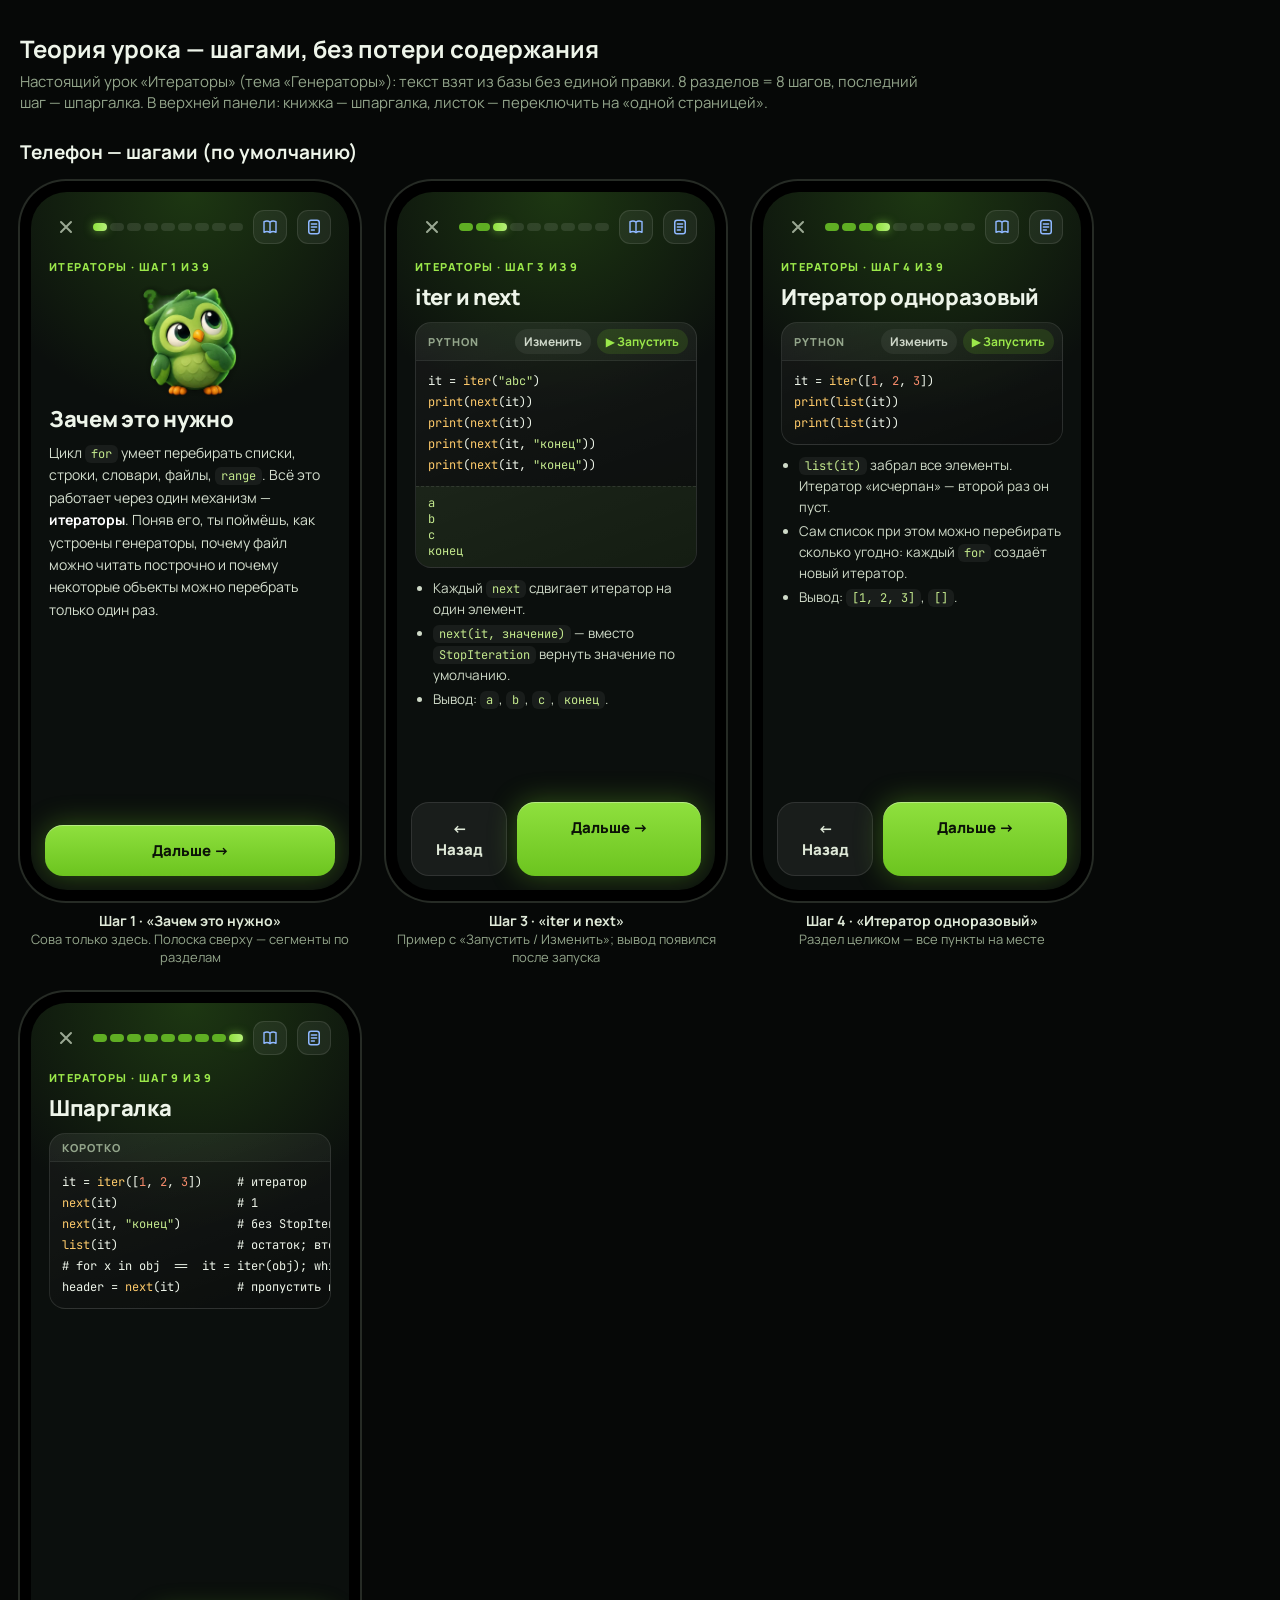
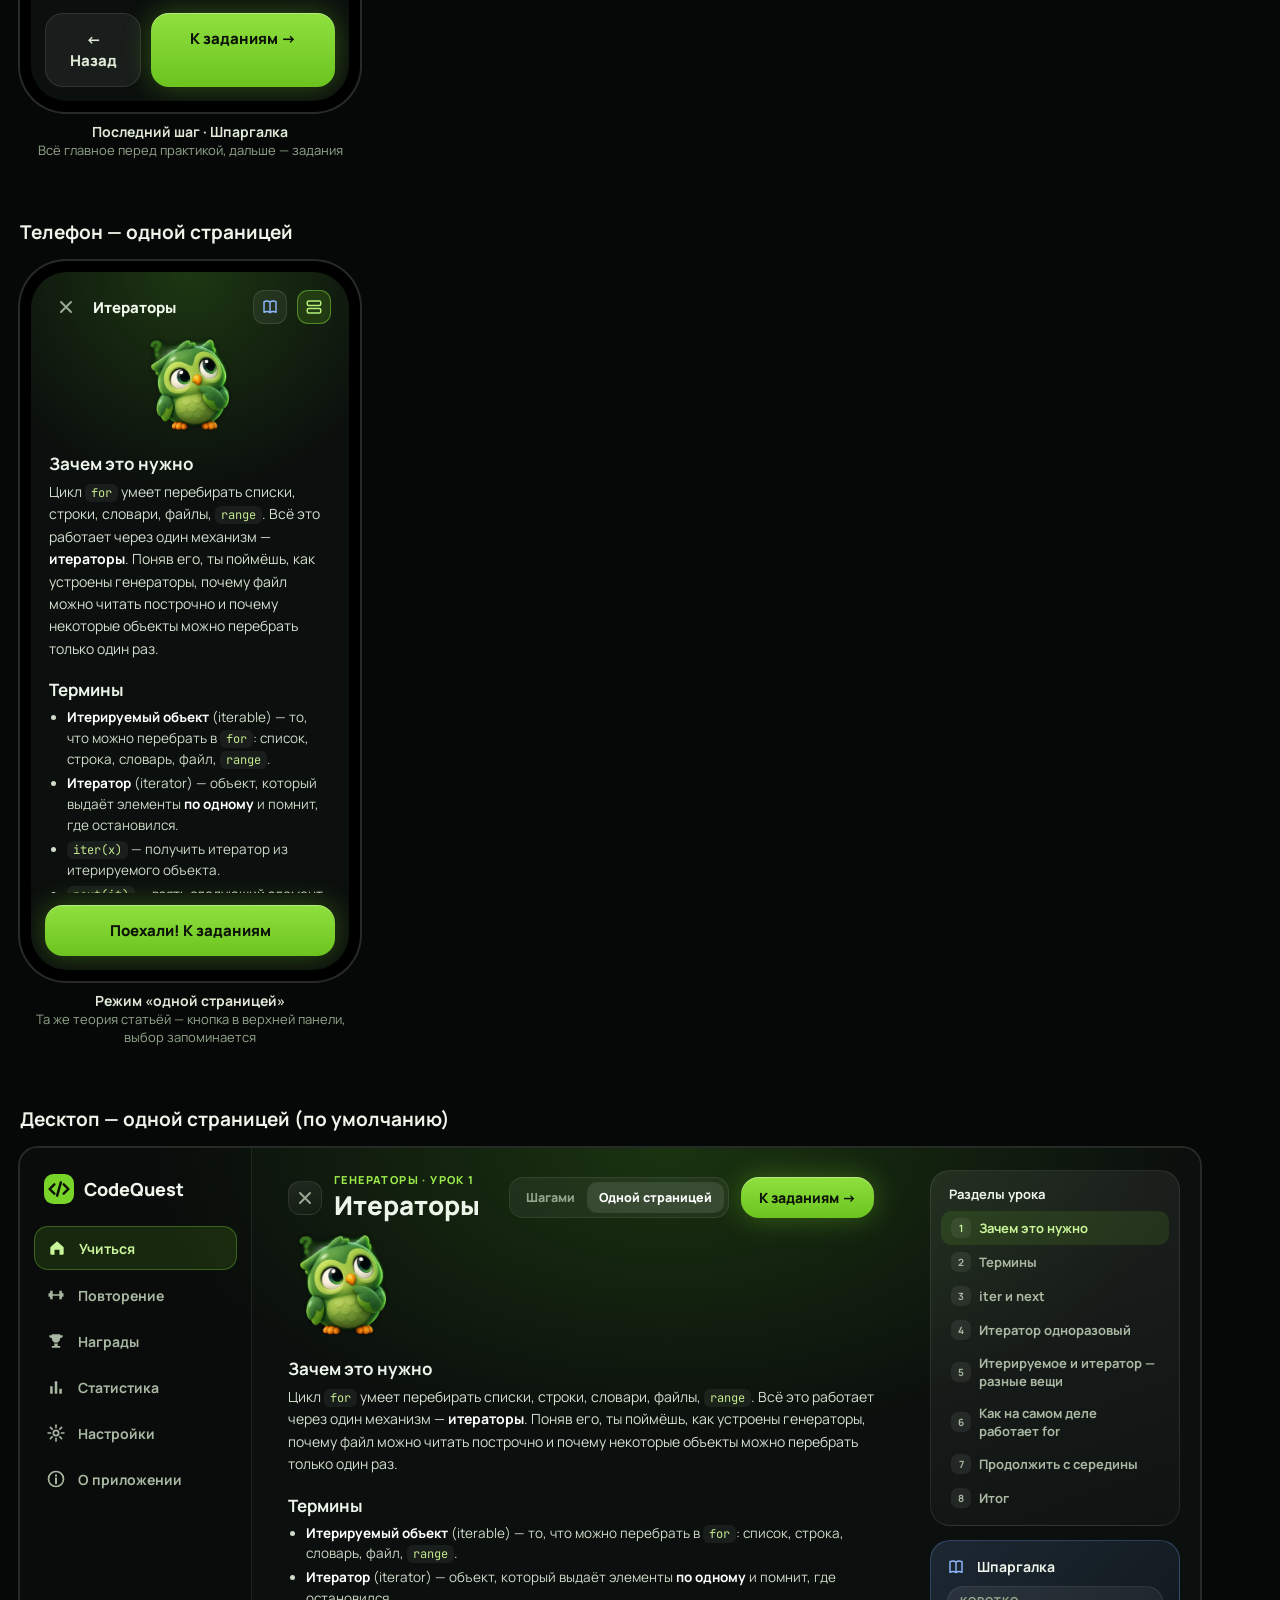
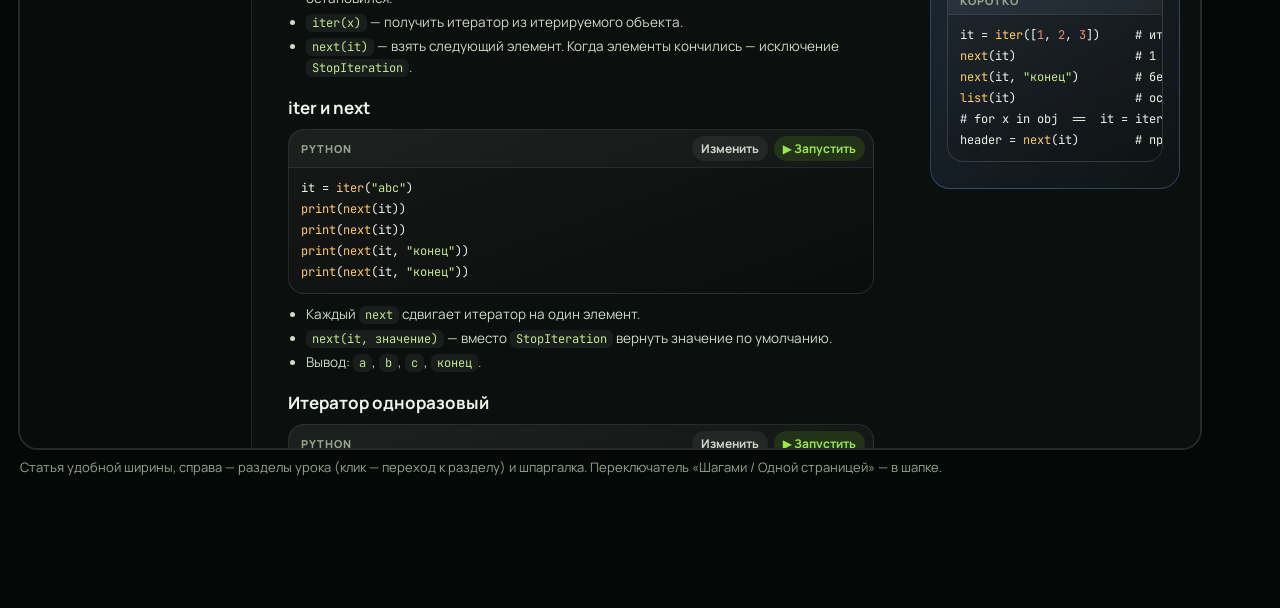
<file: docs/design/theory.html>
<!doctype html>
<html lang="ru"><head><meta charset="utf-8"><meta name="viewport" content="width=device-width,initial-scale=1">
<title>CodeQuest — теория урока</title>
<link href="https://fonts.googleapis.com/css2?family=Manrope:wght@500;600;700;800&family=JetBrains+Mono:wght@400;600&display=swap" rel="stylesheet">
<style>
  :root { --bg: #0b0f0d; --line: rgba(255,255,255,.09); --muted: #93a58b; --text: #eef5ea; --acc: #78d428; --acc2: #9be84a; }
  * { box-sizing: border-box; }
  body { margin: 0; background: #060807; color: var(--text); font-family: "Manrope", system-ui, sans-serif; padding: 32px 20px 72px; }
  h1 { font-size: 24px; margin: 0 0 6px; } .sub { color: var(--muted); margin: 0 0 26px; font-size: 15px; max-width: 900px; }
  section { margin-bottom: 60px; } section > h2 { font-size: 19px; margin: 0 0 16px; }
  .row { display: flex; gap: 26px; flex-wrap: wrap; align-items: flex-start; }
  .cap { color: var(--muted); font-size: 13px; text-align: center; margin-top: 10px; max-width: 340px; } .cap b { color: #dfe9d8; display: block; font-size: 14px; }
  .phone { width: 340px; height: 720px; border-radius: 46px; padding: 11px; background: #000; box-shadow: 0 0 0 2px #262b25; flex: none; }
  .scr { width: 100%; height: 100%; border-radius: 36px; overflow: hidden; position: relative; display: flex; flex-direction: column; background: radial-gradient(120% 55% at 50% 0%, #1d3712 0%, var(--bg) 58%); }
  .desk { width: 1180px; max-width: 100%; height: 740px; border-radius: 18px; overflow: hidden; box-shadow: 0 0 0 2px #262b25; display: flex; background: radial-gradient(80% 60% at 55% 0%, #1a3310 0%, var(--bg) 55%); flex: none; }
  .glass { background: linear-gradient(160deg, rgba(255,255,255,.075), rgba(255,255,255,.02)); border: 1px solid var(--line); }
  .muted { color: var(--muted); } .kind { font-size: 11px; font-weight: 800; letter-spacing: 1.4px; color: var(--acc2); text-transform: uppercase; }
  .btn { border-radius: 18px; font-weight: 800; font-size: 15px; padding: 15px; text-align: center; }
  .btn.pri { background: linear-gradient(180deg, #8fe03e, #6cc41f); color: #0b1207; box-shadow: 0 0 28px rgba(120,212,40,.35), inset 0 1px 0 rgba(255,255,255,.35); }
  .btn.ghost { background: rgba(255,255,255,.06); border: 1px solid rgba(255,255,255,.1); color: #dfe9d8; }
  .chip { display: inline-flex; align-items: center; gap: 6px; padding: 7px 11px; border-radius: 999px; font-size: 12px; font-weight: 700; }
  .stat { display: inline-flex; align-items: center; gap: 6px; padding: 7px 11px; border-radius: 999px; background: rgba(255,255,255,.06); border: 1px solid rgba(255,255,255,.1); font-weight: 800; font-size: 13px; }
  .top { display: flex; align-items: center; gap: 10px; padding: 18px 18px 10px; }
  .x { width: 34px; height: 34px; border-radius: 12px; display: grid; place-items: center; color: #9aa893; }
  .prog { flex: 1; height: 10px; border-radius: 10px; background: rgba(255,255,255,.08); overflow: hidden; } .prog i { display: block; height: 100%; border-radius: 10px; background: linear-gradient(90deg, #5fbf1a, #9be84a); box-shadow: 0 0 12px rgba(140,230,70,.6); }
  .hp { display: flex; align-items: center; gap: 4px; font-weight: 800; color: #ff7a7a; }
  .code { font-family: "JetBrains Mono", monospace; font-size: 12.5px; line-height: 1.75; } .code > div { white-space: pre; overflow: hidden; } .code .ln { color: #4d5a48; display: inline-block; width: 22px; }
  .k { color: #c792ea; } .f { color: #82aaff; } .n { color: #f78c6c; } .b { color: #ffcb6b; } .s { color: #c3e88d; }
  .cursor { display: inline-block; width: 2px; height: 15px; background: var(--acc2); vertical-align: -3px; box-shadow: 0 0 6px var(--acc2); animation: cur 1s steps(1) infinite; } @keyframes cur { 50% { opacity: 0; } }
  .nav { margin: auto 14px 14px; border-radius: 24px; background: rgba(20,26,19,.85); border: 1px solid var(--line); display: flex; justify-content: space-around; padding: 9px; }
  .nav i { width: 42px; height: 42px; border-radius: 14px; display: grid; place-items: center; color: #7f8e79; font-style: normal; } .nav i.on { background: var(--acc); color: #0b1207; box-shadow: 0 0 18px rgba(120,212,40,.4); }
  .tile { border-radius: 18px; padding: 12px 6px; background: rgba(255,255,255,.05); border: 1px solid rgba(255,255,255,.09); text-align: center; }
  .tile small { display: block; color: #9a927e; font-weight: 700; font-size: 11px; margin-bottom: 6px; } .tile b { font-size: 20px; font-weight: 800; color: var(--c); display: inline-flex; align-items: center; gap: 6px; }
  .big { font-weight: 800; letter-spacing: -2px; line-height: 1; background: linear-gradient(180deg, #ffe36e, #ff9d1c); -webkit-background-clip: text; background-clip: text; color: transparent; filter: drop-shadow(0 0 18px rgba(255,170,30,.35)); }
  /* анимации (выключаются при «уменьшении движения») */
  .hop { animation: hop 1.2s cubic-bezier(.3,.7,.4,1) infinite; transform-origin: 50% 100%; }
  @keyframes hop { 0%,100% { transform: translateY(0) scale(1.03,.97); } 40% { transform: translateY(-14px) scale(.98,1.02); } 70% { transform: translateY(0) scale(1.05,.95); } }
  .bob { animation: bob 3.2s ease-in-out infinite; transform-origin: 50% 100%; } @keyframes bob { 0%,100% { transform: translateY(0); } 50% { transform: translateY(-5px); } }
  .tilt { animation: tilt 5s ease-in-out infinite; transform-origin: 50% 85%; } @keyframes tilt { 0%,100% { transform: rotate(0); } 30%,60% { transform: rotate(-6deg); } }
  .breathe { animation: br 4s ease-in-out infinite; transform-origin: 50% 100%; } @keyframes br { 0%,100% { transform: scale(1); } 50% { transform: scale(1.02,.98); } }
  .glowP { animation: gp 2.4s ease-in-out infinite; } @keyframes gp { 0%,100% { opacity: .6; } 50% { opacity: 1; } }
  .ring { animation: ring 2s ease-in-out infinite; transform-origin: center; transform-box: fill-box; } @keyframes ring { 0%,100% { opacity: .5; transform: scale(1); } 50% { opacity: 1; transform: scale(1.06); } }
  .conf { position: absolute; width: 8px; height: 5px; border-radius: 1px; animation: conf 2.2s linear infinite; } @keyframes conf { 0% { transform: translateY(-20px) rotate(0); opacity: 0; } 10% { opacity: 1; } 100% { transform: translateY(260px) rotate(360deg); opacity: 0; } }
  @media (prefers-reduced-motion: reduce) { * { animation: none !important; } }
  /* дорожка */
  .node { position: absolute; width: 64px; height: 64px; border-radius: 50%; display: grid; place-items: center; transform: translate(-50%,-50%); }
  .node.done { background: linear-gradient(180deg, #a7ee55, #4fae12); box-shadow: 0 6px 0 #2f7d0c; }
  .node.cur { background: linear-gradient(180deg, #a7ee55, #4fae12); box-shadow: 0 6px 0 #2f7d0c, 0 0 36px rgba(140,230,70,.55); }
  .node.lock { background: linear-gradient(180deg, #3a4336, #20261e); box-shadow: 0 6px 0 #141913; }
  .lbl { position: absolute; font-size: 12px; font-weight: 700; color: var(--muted); width: 110px; line-height: 1.25; }
  .lbl b { color: var(--text); display: block; font-size: 13px; }
  .mod { border-radius: 22px; padding: 14px 16px; background: linear-gradient(135deg, var(--m1), var(--m2)); box-shadow: 0 0 30px color-mix(in srgb, var(--m1) 35%, transparent); }
  .mod small { font-size: 11px; font-weight: 800; letter-spacing: 1.3px; opacity: .85; } .mod b { display: block; font-size: 17px; margin-top: 2px; }
  .side { width: 232px; border-right: 1px solid var(--line); padding: 22px 14px; display: flex; flex-direction: column; gap: 4px; flex: none; background: rgba(0,0,0,.18); }
  .side .it { display: flex; align-items: center; gap: 12px; padding: 11px 12px; border-radius: 14px; font-weight: 700; font-size: 14px; color: #a9b8a2; }
  .side .it.on { background: rgba(120,212,40,.14); color: #c9f59a; border: 1px solid rgba(140,230,70,.3); }
  .rail { width: 300px; padding: 22px 20px; display: flex; flex-direction: column; gap: 14px; flex: none; }
  .rcard { border-radius: 20px; padding: 16px; }
  .week { display: flex; gap: 6px; } .week i { width: 30px; height: 30px; border-radius: 50%; background: rgba(255,255,255,.07); display: grid; place-items: center; font-style: normal; font-size: 11px; font-weight: 800; color: #6d7a67; }
  .week i.on { background: linear-gradient(180deg, #ffc23d, #ff7a1a); color: #3a1a00; box-shadow: 0 0 10px rgba(255,150,30,.4); }
</style></head><body>

<svg width="0" height="0" style="position:absolute" aria-hidden="true"><defs>
  <linearGradient id="gFlameO" x1="0" y1="0" x2="0" y2="1"><stop offset="0" stop-color="#ffe066"/><stop offset=".55" stop-color="#ff9a1f"/><stop offset="1" stop-color="#ff4d1a"/></linearGradient>
  <linearGradient id="gFlameI" x1="0" y1="0" x2="0" y2="1"><stop offset="0" stop-color="#fffbe0"/><stop offset="1" stop-color="#ffc83d"/></linearGradient>
  <linearGradient id="gBolt" x1="0" y1="0" x2="1" y2="1"><stop offset="0" stop-color="#fff3a0"/><stop offset=".5" stop-color="#ffcf2e"/><stop offset="1" stop-color="#ff9d00"/></linearGradient>
  <linearGradient id="gHeart" x1="0" y1="0" x2="0" y2="1"><stop offset="0" stop-color="#ff8a8a"/><stop offset="1" stop-color="#e0243a"/></linearGradient>
  <linearGradient id="gGold" x1="0" y1="0" x2="0" y2="1"><stop offset="0" stop-color="#ffe27a"/><stop offset="1" stop-color="#e59a00"/></linearGradient>
  <symbol id="flame" viewBox="0 0 24 24"><path d="M12 2c1.6 4 6 6 6 12a6 6 0 0 1-12 0c0-2.6 1-4.4 2.5-5.8.4 1.8 1.4 2.5 2.1 2.5C9.6 7 11 4.8 12 2Z" fill="url(#gFlameO)"/><path d="M12 12c.7 1.8 2.7 2.7 2.7 5a2.7 2.7 0 0 1-5.4 0c0-1.4.7-2.2 1.4-2.8.2.8.6 1.2 1 1.2-.4-1.4 0-2.4.3-3.4Z" fill="url(#gFlameI)"/></symbol>
  <symbol id="bolt" viewBox="0 0 24 24"><path d="M13.5 2 5 13.5h6L9.5 22 19 9.5h-6.2L13.5 2Z" fill="url(#gBolt)"/></symbol>
  <symbol id="heart" viewBox="0 0 24 24"><path d="M12 21s-8-5.2-8-11.2A4.6 4.6 0 0 1 12 7a4.6 4.6 0 0 1 8 2.8C20 15.8 12 21 12 21Z" fill="url(#gHeart)"/><path d="M7.6 8.6c-.8.4-1.3 1.1-1.4 2" stroke="#ffd0d0" stroke-width="1.5" fill="none" stroke-linecap="round"/></symbol>
  <symbol id="heartE" viewBox="0 0 24 24"><path d="M12 21s-8-5.2-8-11.2A4.6 4.6 0 0 1 12 7a4.6 4.6 0 0 1 8 2.8C20 15.8 12 21 12 21Z" fill="none" stroke="#5b4148" stroke-width="2"/></symbol>
  <symbol id="target" viewBox="0 0 24 24"><circle cx="12" cy="12" r="9" fill="#78d428"/><circle cx="12" cy="12" r="6" fill="#0b0f0d"/><circle cx="12" cy="12" r="3" fill="#78d428"/></symbol>
  <symbol id="clock" viewBox="0 0 24 24"><circle cx="12" cy="12" r="9" fill="#5cc8ff"/><circle cx="12" cy="12" r="6.5" fill="#dff4ff"/><path d="M12 8v4l2.6 1.6" stroke="#1899d6" stroke-width="2" fill="none" stroke-linecap="round"/></symbol>
  <symbol id="check" viewBox="0 0 24 24"><path d="m6 12.5 4 4 8-9" stroke="#0b1207" stroke-width="3.2" fill="none" stroke-linecap="round" stroke-linejoin="round"/></symbol>
  <symbol id="star" viewBox="0 0 24 24"><path d="m12 3 2.7 5.6 6.1.9-4.4 4.3 1 6.1L12 17l-5.4 2.9 1-6.1-4.4-4.3 6.1-.9Z" fill="#fff"/></symbol>
  <symbol id="lock" viewBox="0 0 24 24"><rect x="5" y="10" width="14" height="10" rx="3" fill="#6d7a67"/><path d="M8 10V8a4 4 0 0 1 8 0v2" stroke="#6d7a67" stroke-width="2.4" fill="none"/></symbol>
  <symbol id="play" viewBox="0 0 24 24"><path d="M8 5v14l11-7Z" fill="currentColor"/></symbol>
  <symbol id="bulb" viewBox="0 0 24 24"><path d="M9 18h6M10 21h4M12 3a6 6 0 0 0-3.5 10.9c.6.5 1 1.2 1 2.1h5c0-.9.4-1.6 1-2.1A6 6 0 0 0 12 3Z" stroke="currentColor" stroke-width="1.9" fill="none" stroke-linecap="round"/></symbol>
  <symbol id="book" viewBox="0 0 24 24"><path d="M4 5c3-1.5 5.5-1.5 8 .5 2.5-2 5-2 8-.5v14c-3-1.5-5.5-1.5-8 .5-2.5-2-5-2-8-.5Z" stroke="currentColor" stroke-width="1.9" fill="none" stroke-linejoin="round"/><path d="M12 5.5v14" stroke="currentColor" stroke-width="1.9"/></symbol>
  <symbol id="xmark" viewBox="0 0 24 24"><path d="M6 6l12 12M18 6 6 18" stroke="currentColor" stroke-width="2.4" stroke-linecap="round"/></symbol>
  <symbol id="back" viewBox="0 0 24 24"><path d="M15 5 8 12l7 7" stroke="currentColor" stroke-width="2.6" fill="none" stroke-linecap="round" stroke-linejoin="round"/></symbol>
  <symbol id="term" viewBox="0 0 24 24"><rect x="3" y="4" width="18" height="16" rx="3" stroke="currentColor" stroke-width="1.9" fill="none"/><path d="m7 9 3 3-3 3M12 15h5" stroke="currentColor" stroke-width="1.9" fill="none" stroke-linecap="round"/></symbol>
  <symbol id="i-home" viewBox="0 0 24 24"><path d="M4 11 12 4l8 7v8a1 1 0 0 1-1 1h-4v-6H9v6H5a1 1 0 0 1-1-1v-8Z" fill="currentColor"/></symbol>
  <symbol id="i-dumb" viewBox="0 0 24 24"><path d="M3 10h2V7h3v10H5v-3H3v-4Zm18 0h-2V7h-3v10h3v-3h2v-4ZM8 11h8v2H8z" fill="currentColor"/></symbol>
  <symbol id="i-cup" viewBox="0 0 24 24"><path d="M7 4h10v5a5 5 0 0 1-10 0V4Zm-3 1h3v3a2 2 0 0 1-3-2V5Zm16 0h-3v3a2 2 0 0 0 3-2V5ZM10 15h4v3h3v2H7v-2h3v-3Z" fill="currentColor"/></symbol>
  <symbol id="i-chart" viewBox="0 0 24 24"><path d="M5 20V11h3v9H5Zm5.5 0V5h3v15h-3ZM16 20v-6h3v6h-3Z" fill="currentColor"/></symbol>
  <symbol id="i-user" viewBox="0 0 24 24"><circle cx="12" cy="8" r="4" fill="currentColor"/><path d="M4 20c1-4 4.5-6 8-6s7 2 8 6H4Z" fill="currentColor"/></symbol>
  <symbol id="i-gear" viewBox="0 0 24 24"><circle cx="12" cy="12" r="3.2" fill="none" stroke="currentColor" stroke-width="2"/><path d="M12 2.5v3M12 18.5v3M2.5 12h3M18.5 12h3M5.3 5.3l2.1 2.1M16.6 16.6l2.1 2.1M5.3 18.7l2.1-2.1M16.6 7.4l2.1-2.1" stroke="currentColor" stroke-width="2" stroke-linecap="round"/></symbol>
  <symbol id="i-info" viewBox="0 0 24 24"><circle cx="12" cy="12" r="9" fill="none" stroke="currentColor" stroke-width="2"/><path d="M12 11v6M12 7.5v.5" stroke="currentColor" stroke-width="2.4" stroke-linecap="round"/></symbol>
  <symbol id="chest" viewBox="0 0 64 56"><rect x="6" y="22" width="52" height="30" rx="6" fill="#9a5b21"/><path d="M6 26a26 20 0 0 1 52 0v6H6Z" fill="#c07a2c"/><rect x="6" y="30" width="52" height="5" fill="url(#gGold)"/><rect x="28" y="28" width="8" height="12" rx="2" fill="url(#gGold)"/></symbol>
  <symbol id="cup" viewBox="0 0 120 120"><path d="M34 18h52v26a26 26 0 0 1-52 0V18Z" fill="url(#gGold)"/><path d="M34 24H18v8a16 16 0 0 0 18 16M86 24h16v8a16 16 0 0 1-18 16" stroke="#e5a500" stroke-width="7" fill="none"/><path d="M52 68h16v16H52z" fill="#d18a00"/><rect x="36" y="84" width="48" height="14" rx="5" fill="url(#gGold)"/><path d="M60 30l4 8 9 1-7 6 2 9-8-5-8 5 2-9-7-6 9-1Z" fill="#fff6c8"/></symbol>
  <symbol id="logo" viewBox="0 0 32 32"><rect width="32" height="32" rx="10" fill="#78d428"/><path d="m11 11-5 5 5 5M21 11l5 5-5 5M18 9l-4 14" stroke="#0b1207" stroke-width="2.6" fill="none" stroke-linecap="round" stroke-linejoin="round"/></symbol>
</defs></svg>

<style>
  .rowx { display: flex; align-items: center; gap: 12px; } .grow { flex: 1; min-width: 0; }
  .segs { flex: 1; display: flex; gap: 3px; } .segs i { flex: 1; height: 8px; border-radius: 4px; background: rgba(255,255,255,.1); }
  .segs i.done { background: #5fae23; } .segs i.cur { background: linear-gradient(90deg,#8fe03e,#b6f07a); box-shadow: 0 0 10px rgba(140,230,70,.6); }
  .tb { width: 34px; height: 34px; border-radius: 11px; display: grid; place-items: center; background: rgba(255,255,255,.06); border: 1px solid rgba(255,255,255,.1); color: #8fb8ff; flex: none; }
  .tb.on { background: rgba(120,212,40,.16); border-color: rgba(140,230,70,.45); color: #b6f07a; }
  .stepmeta { padding: 0 18px 4px; } .kind { white-space: nowrap; }
  .stitle { font-size: 22px; font-weight: 800; letter-spacing: -.3px; margin: 2px 0 8px; }
  .th h3 { font-size: 17px; margin: 18px 0 6px; } .th p { font-size: 14px; line-height: 1.6; color: #d5dfcf; margin: 0 0 8px; }
  .th ul { margin: 6px 0 8px; padding-left: 18px; } .th li { font-size: 13.5px; line-height: 1.55; color: #cfdac8; margin: 3px 0; } .th b { color: #fff; }
  .th code { font-family: "JetBrains Mono", monospace; font-size: 12px; color: #c3e88d; background: rgba(255,255,255,.06); padding: 1px 6px; border-radius: 6px; }
  .cb { border-radius: 16px; overflow: hidden; margin: 10px 0; }
  .cb .bar2 { display: flex; align-items: center; gap: 6px; padding: 6px 8px 6px 12px; border-bottom: 1px solid rgba(255,255,255,.07); font-size: 11px; font-weight: 800; letter-spacing: 1px; color: var(--muted); }
  .cb .code { padding: 10px 12px; background: rgba(0,0,0,.28); font-size: 12px; overflow-x: auto; } .cb .code > div { overflow: visible; }
  .out { padding: 8px 12px; font-family: "JetBrains Mono", monospace; font-size: 12px; color: #c3e88d; border-top: 1px dashed rgba(255,255,255,.1); background: rgba(120,212,40,.05); }
  .toc a { display: flex; align-items: center; gap: 8px; padding: 7px 10px; border-radius: 10px; font-size: 13px; font-weight: 700; color: #a9b8a2; }
  .toc a.on { background: rgba(120,212,40,.12); color: #c9f59a; } .toc a i { width: 20px; height: 20px; border-radius: 7px; display: grid; place-items: center; font-size: 10px; font-style: normal; background: rgba(255,255,255,.07); flex: none; }
  .modesw { display: inline-flex; padding: 4px; border-radius: 14px; background: rgba(255,255,255,.05); border: 1px solid rgba(255,255,255,.08); }
  .modesw span { padding: 7px 12px; border-radius: 10px; font-size: 12.5px; font-weight: 800; color: var(--muted); white-space: nowrap; } .modesw span.on { background: rgba(255,255,255,.1); color: #fff; }
</style>
<svg width="0" height="0" style="position:absolute" aria-hidden="true"><defs>
  <symbol id="pageI" viewBox="0 0 24 24"><rect x="5" y="3" width="14" height="18" rx="3" fill="none" stroke="currentColor" stroke-width="2"/><path d="M8.5 8h7M8.5 12h7M8.5 16h4" stroke="currentColor" stroke-width="2" stroke-linecap="round"/></symbol>
  <symbol id="stepsI" viewBox="0 0 24 24"><rect x="3" y="4" width="18" height="6" rx="2" fill="none" stroke="currentColor" stroke-width="2"/><rect x="3" y="14" width="18" height="6" rx="2" fill="none" stroke="currentColor" stroke-width="2"/></symbol>
</defs></svg>
<h1>Теория урока — шагами, без потери содержания</h1>
<p class="sub">Настоящий урок «Итераторы» (тема «Генераторы»): текст взят из базы без единой правки. 8 разделов = 8 шагов, последний шаг — шпаргалка. В верхней панели: книжка — шпаргалка, листок — переключить на «одной страницей».</p>
<section><h2>Телефон — шагами (по умолчанию)</h2><div class="row">
  <div><div class="phone"><div class="scr">
      <div class="top"><div class="x"><svg width="20" height="20"><use href="#xmark"/></svg></div>
        <div class="segs"><i class="cur"></i><i class=""></i><i class=""></i><i class=""></i><i class=""></i><i class=""></i><i class=""></i><i class=""></i><i class=""></i></div>
        <div class="tb" title="Шпаргалка"><svg width="18" height="18"><use href="#book"/></svg></div><div class="tb" title="Одной страницей"><svg width="18" height="18"><use href="#pageI"/></svg></div></div>
      <div class="stepmeta"><span class="kind">Итераторы · шаг 1 из 9</span></div>
      <div class="th" style="flex:1;overflow:hidden;padding:0 18px"><div style="display:flex;justify-content:center;margin:2px 0 4px"><img class="tilt" src="../../static/img/owls/owl-think.webp" alt="" style="width:118px"></div><div class="stitle">Зачем это нужно</div><p>Цикл <code>for</code> умеет перебирать списки, строки, словари, файлы, <code>range</code>. Всё это работает через один механизм — <b>итераторы</b>. Поняв его, ты поймёшь, как устроены генераторы, почему файл можно читать построчно и почему некоторые объекты можно перебрать только один раз.</p></div>
      <div style="padding:12px 14px 14px;display:flex;gap:10px"><div class="btn pri" style="flex:1">Дальше →</div></div>
    </div></div><div class="cap"><b>Шаг 1 · «Зачем это нужно»</b>Сова только здесь. Полоска сверху — сегменты по разделам</div></div>
  <div><div class="phone"><div class="scr">
      <div class="top"><div class="x"><svg width="20" height="20"><use href="#xmark"/></svg></div>
        <div class="segs"><i class="done"></i><i class="done"></i><i class="cur"></i><i class=""></i><i class=""></i><i class=""></i><i class=""></i><i class=""></i><i class=""></i></div>
        <div class="tb" title="Шпаргалка"><svg width="18" height="18"><use href="#book"/></svg></div><div class="tb" title="Одной страницей"><svg width="18" height="18"><use href="#pageI"/></svg></div></div>
      <div class="stepmeta"><span class="kind">Итераторы · шаг 3 из 9</span></div>
      <div class="th" style="flex:1;overflow:hidden;padding:0 18px"><div class="stitle">iter и next</div><div class="cb glass"><div class="bar2">PYTHON<span style="flex:1"></span><span class="chip" style="background:rgba(255,255,255,.06);color:#cfd8ca;padding:4px 9px;letter-spacing:0">Изменить</span><span class="chip" style="background:rgba(120,212,40,.14);color:#9be84a;padding:4px 9px;letter-spacing:0">▶ Запустить</span></div><div class="code"><div>it = <span class="b">iter</span>(<span class="s">&quot;abc&quot;</span>)</div><div><span class="b">print</span>(<span class="b">next</span>(it))</div><div><span class="b">print</span>(<span class="b">next</span>(it))</div><div><span class="b">print</span>(<span class="b">next</span>(it, <span class="s">&quot;конец&quot;</span>))</div><div><span class="b">print</span>(<span class="b">next</span>(it, <span class="s">&quot;конец&quot;</span>))</div></div><div class="out">a<br>b<br>c<br>конец</div></div><ul><li>Каждый <code>next</code> сдвигает итератор на один элемент.</li><li><code>next(it, значение)</code> — вместо <code>StopIteration</code> вернуть значение по умолчанию.</li><li>Вывод: <code>a</code>, <code>b</code>, <code>c</code>, <code>конец</code>.</li></ul></div>
      <div style="padding:12px 14px 14px;display:flex;gap:10px"><div class="btn ghost" style="flex:0 0 96px">← Назад</div><div class="btn pri" style="flex:1">Дальше →</div></div>
    </div></div><div class="cap"><b>Шаг 3 · «iter и next»</b>Пример с «Запустить / Изменить»; вывод появился после запуска</div></div>
  <div><div class="phone"><div class="scr">
      <div class="top"><div class="x"><svg width="20" height="20"><use href="#xmark"/></svg></div>
        <div class="segs"><i class="done"></i><i class="done"></i><i class="done"></i><i class="cur"></i><i class=""></i><i class=""></i><i class=""></i><i class=""></i><i class=""></i></div>
        <div class="tb" title="Шпаргалка"><svg width="18" height="18"><use href="#book"/></svg></div><div class="tb" title="Одной страницей"><svg width="18" height="18"><use href="#pageI"/></svg></div></div>
      <div class="stepmeta"><span class="kind">Итераторы · шаг 4 из 9</span></div>
      <div class="th" style="flex:1;overflow:hidden;padding:0 18px"><div class="stitle">Итератор одноразовый</div><div class="cb glass"><div class="bar2">PYTHON<span style="flex:1"></span><span class="chip" style="background:rgba(255,255,255,.06);color:#cfd8ca;padding:4px 9px;letter-spacing:0">Изменить</span><span class="chip" style="background:rgba(120,212,40,.14);color:#9be84a;padding:4px 9px;letter-spacing:0">▶ Запустить</span></div><div class="code"><div>it = <span class="b">iter</span>([<span class="n">1</span>, <span class="n">2</span>, <span class="n">3</span>])</div><div><span class="b">print</span>(<span class="b">list</span>(it))</div><div><span class="b">print</span>(<span class="b">list</span>(it))</div></div></div><ul><li><code>list(it)</code> забрал все элементы. Итератор «исчерпан» — второй раз он пуст.</li><li>Сам список при этом можно перебирать сколько угодно: каждый <code>for</code> создаёт новый итератор.</li><li>Вывод: <code>[1, 2, 3]</code>, <code>[]</code>.</li></ul></div>
      <div style="padding:12px 14px 14px;display:flex;gap:10px"><div class="btn ghost" style="flex:0 0 96px">← Назад</div><div class="btn pri" style="flex:1">Дальше →</div></div>
    </div></div><div class="cap"><b>Шаг 4 · «Итератор одноразовый»</b>Раздел целиком — все пункты на месте</div></div>
  <div><div class="phone"><div class="scr">
      <div class="top"><div class="x"><svg width="20" height="20"><use href="#xmark"/></svg></div>
        <div class="segs"><i class="done"></i><i class="done"></i><i class="done"></i><i class="done"></i><i class="done"></i><i class="done"></i><i class="done"></i><i class="done"></i><i class="cur"></i></div>
        <div class="tb" title="Шпаргалка"><svg width="18" height="18"><use href="#book"/></svg></div><div class="tb" title="Одной страницей"><svg width="18" height="18"><use href="#pageI"/></svg></div></div>
      <div class="stepmeta"><span class="kind">Итераторы · шаг 9 из 9</span></div>
      <div class="th" style="flex:1;overflow:hidden;padding:0 18px"><div class="stitle">Шпаргалка</div><div class="cb glass"><div class="bar2">КОРОТКО<span style="flex:1"></span></div><div class="code"><div>it = <span class="b">iter</span>([<span class="n">1</span>, <span class="n">2</span>, <span class="n">3</span>])     <span class="c"># итератор</span></div><div><span class="b">next</span>(it)                 <span class="c"># 1</span></div><div><span class="b">next</span>(it, <span class="s">&quot;конец&quot;</span>)        <span class="c"># без StopIteration</span></div><div><span class="b">list</span>(it)                 <span class="c"># остаток; второй раз — []</span></div><div><span class="c"># for x in obj  ==  it = iter(obj); while: x = next(it) ... StopIteration</span></div><div>header = <span class="b">next</span>(it)        <span class="c"># пропустить первый</span></div></div></div></div>
      <div style="padding:12px 14px 14px;display:flex;gap:10px"><div class="btn ghost" style="flex:0 0 96px">← Назад</div><div class="btn pri" style="flex:1">К заданиям →</div></div>
    </div></div><div class="cap"><b>Последний шаг · Шпаргалка</b>Всё главное перед практикой, дальше — задания</div></div>
</div></section>
<section><h2>Телефон — одной страницей</h2><div class="row">
  <div><div class="phone"><div class="scr">
  <div class="top"><div class="x"><svg width="20" height="20"><use href="#xmark"/></svg></div><div style="flex:1;font-weight:800;font-size:15px">Итераторы</div>
    <div class="tb"><svg width="18" height="18"><use href="#book"/></svg></div><div class="tb on" title="Шагами"><svg width="18" height="18"><use href="#stepsI"/></svg></div></div>
  <div class="th" style="flex:1;overflow:hidden;padding:0 18px"><div style="display:flex;justify-content:center"><img class="tilt" src="../../static/img/owls/owl-think.webp" alt="" style="width:100px"></div><h3>Зачем это нужно</h3><p>Цикл <code>for</code> умеет перебирать списки, строки, словари, файлы, <code>range</code>. Всё это работает через один механизм — <b>итераторы</b>. Поняв его, ты поймёшь, как устроены генераторы, почему файл можно читать построчно и почему некоторые объекты можно перебрать только один раз.</p><h3>Термины</h3><ul><li><b>Итерируемый объект</b> (iterable) — то, что можно перебрать в <code>for</code>: список, строка, словарь, файл, <code>range</code>.</li><li><b>Итератор</b> (iterator) — объект, который выдаёт элементы <b>по одному</b> и помнит, где остановился.</li><li><code>iter(x)</code> — получить итератор из итерируемого объекта.</li><li><code>next(it)</code> — взять следующий элемент. Когда элементы кончились — исключение <code>StopIteration</code>.</li></ul><h3>iter и next</h3><div class="cb glass"><div class="bar2">PYTHON<span style="flex:1"></span><span class="chip" style="background:rgba(255,255,255,.06);color:#cfd8ca;padding:4px 9px;letter-spacing:0">Изменить</span><span class="chip" style="background:rgba(120,212,40,.14);color:#9be84a;padding:4px 9px;letter-spacing:0">▶ Запустить</span></div><div class="code"><div>it = <span class="b">iter</span>(<span class="s">&quot;abc&quot;</span>)</div><div><span class="b">print</span>(<span class="b">next</span>(it))</div><div><span class="b">print</span>(<span class="b">next</span>(it))</div><div><span class="b">print</span>(<span class="b">next</span>(it, <span class="s">&quot;конец&quot;</span>))</div><div><span class="b">print</span>(<span class="b">next</span>(it, <span class="s">&quot;конец&quot;</span>))</div></div></div><ul><li>Каждый <code>next</code> сдвигает итератор на один элемент.</li><li><code>next(it, значение)</code> — вместо <code>StopIteration</code> вернуть значение по умолчанию.</li><li>Вывод: <code>a</code>, <code>b</code>, <code>c</code>, <code>конец</code>.</li></ul><h3>Итератор одноразовый</h3><div class="cb glass"><div class="bar2">PYTHON<span style="flex:1"></span><span class="chip" style="background:rgba(255,255,255,.06);color:#cfd8ca;padding:4px 9px;letter-spacing:0">Изменить</span><span class="chip" style="background:rgba(120,212,40,.14);color:#9be84a;padding:4px 9px;letter-spacing:0">▶ Запустить</span></div><div class="code"><div>it = <span class="b">iter</span>([<span class="n">1</span>, <span class="n">2</span>, <span class="n">3</span>])</div><div><span class="b">print</span>(<span class="b">list</span>(it))</div><div><span class="b">print</span>(<span class="b">list</span>(it))</div></div></div><ul><li><code>list(it)</code> забрал все элементы. Итератор «исчерпан» — второй раз он пуст.</li><li>Сам список при этом можно перебирать сколько угодно: каждый <code>for</code> создаёт новый итератор.</li><li>Вывод: <code>[1, 2, 3]</code>, <code>[]</code>.</li></ul><h3>Итерируемое и итератор — разные вещи</h3><div class="cb glass"><div class="bar2">PYTHON<span style="flex:1"></span><span class="chip" style="background:rgba(255,255,255,.06);color:#cfd8ca;padding:4px 9px;letter-spacing:0">Изменить</span><span class="chip" style="background:rgba(120,212,40,.14);color:#9be84a;padding:4px 9px;letter-spacing:0">▶ Запустить</span></div><div class="code"><div>nums = [<span class="n">1</span>, <span class="n">2</span>]</div><div>it = <span class="b">iter</span>(nums)</div><div><span class="b">print</span>(<span class="b">iter</span>(it) <span class="k">is</span> it, <span class="b">iter</span>(nums) <span class="k">is</span> <span class="b">iter</span>(nums))</div><div><span class="b">print</span>(<span class="b">hasattr</span>(nums, <span class="s">&quot;__next__&quot;</span>), <span class="b">hasattr</span>(it, <span class="s">&quot;__next__&quot;</span>))</div></div></div><ul><li>У итератора есть метод <code>__next__</code>, у списка — нет.</li><li><code>iter(итератор)</code> возвращает его самого, а <code>iter(список)</code> каждый раз создаёт <b>новый</b> итератор.</li><li>Вывод: <code>True False</code>, <code>False True</code>.</li></ul><h3>Как на самом деле работает for</h3><div class="cb glass"><div class="bar2">PYTHON<span style="flex:1"></span><span class="chip" style="background:rgba(255,255,255,.06);color:#cfd8ca;padding:4px 9px;letter-spacing:0">Изменить</span><span class="chip" style="background:rgba(120,212,40,.14);color:#9be84a;padding:4px 9px;letter-spacing:0">▶ Запустить</span></div><div class="code"><div>it = <span class="b">iter</span>([<span class="s">&quot;x&quot;</span>, <span class="s">&quot;y&quot;</span>])</div><div><span class="k">while</span> <span class="k">True</span>:</div><div>    <span class="k">try</span>:</div><div>        item = <span class="b">next</span>(it)</div><div>    <span class="k">except</span> StopIteration:</div><div>        <span class="k">break</span></div><div>    <span class="b">print</span>(<span class="s">&quot;элемент&quot;</span>, item)</div></div></div><ul><li><code>for item in items:</code> — это <code>iter(items)</code> один раз, затем <code>next</code> в цикле до <code>StopIteration</code>.</li><li>Вывод: <code>элемент x</code>, <code>элемент y</code>.</li></ul><h3>Продолжить с середины</h3><div class="cb glass"><div class="bar2">PYTHON<span style="flex:1"></span><span class="chip" style="background:rgba(255,255,255,.06);color:#cfd8ca;padding:4px 9px;letter-spacing:0">Изменить</span><span class="chip" style="background:rgba(120,212,40,.14);color:#9be84a;padding:4px 9px;letter-spacing:0">▶ Запустить</span></div><div class="code"><div>it = <span class="b">iter</span>([<span class="s">&quot;id,name&quot;</span>, <span class="s">&quot;1,Аня&quot;</span>, <span class="s">&quot;2,Боря&quot;</span>])</div><div>header = <span class="b">next</span>(it)</div><div><span class="k">for</span> row <span class="k">in</span> it:</div><div>    <span class="b">print</span>(row)</div><div><span class="b">print</span>(<span class="s">&quot;заголовок:&quot;</span>, header)</div></div></div><ul><li>Забрали первый элемент вручную, <code>for</code> продолжил с того места, где остановился итератор. Так пропускают заголовок CSV.</li><li>Вывод: <code>1,Аня</code>, <code>2,Боря</code>, <code>заголовок: id,name</code>.</li></ul><h3>Итог</h3><ul><li><code>iter(x)</code> — итератор; <code>next(it)</code> — следующий элемент; конец — <code>StopIteration</code>.</li><li><code>next(it, default)</code> — без исключения.</li><li>Итератор одноразовый; итерируемый объект (список) — многоразовый.</li><li><code>for</code> = <code>iter</code> + <code>next</code> + обработка <code>StopIteration</code>.</li></ul></div>
  <div style="padding:12px 14px 14px"><div class="btn pri">Поехали! К заданиям</div></div>
</div></div><div class="cap"><b>Режим «одной страницей»</b>Та же теория статьёй — кнопка в верхней панели, выбор запоминается</div></div>
</div></section>
<section><h2>Десктоп — одной страницей (по умолчанию)</h2><div class="desk" style="height:900px">
  <div class="side" data-active="path"></div>
  <div style="flex:1;min-width:0;overflow:hidden;padding:24px 36px" class="th">
    <div class="rowx" style="margin-bottom:6px"><div class="x glass"><svg width="20" height="20"><use href="#xmark"/></svg></div>
      <div class="grow"><div class="kind">Генераторы · урок 1</div><div style="font-size:26px;font-weight:800">Итераторы</div></div>
      <div class="modesw"><span>Шагами</span><span class="on">Одной страницей</span></div>
      <div class="btn pri" style="padding:11px 18px;font-size:14px">К заданиям →</div></div>
    <div style="max-width:700px"><img class="tilt" src="../../static/img/owls/owl-think.webp" alt="" style="width:110px;display:block"><h3>Зачем это нужно</h3><p>Цикл <code>for</code> умеет перебирать списки, строки, словари, файлы, <code>range</code>. Всё это работает через один механизм — <b>итераторы</b>. Поняв его, ты поймёшь, как устроены генераторы, почему файл можно читать построчно и почему некоторые объекты можно перебрать только один раз.</p><h3>Термины</h3><ul><li><b>Итерируемый объект</b> (iterable) — то, что можно перебрать в <code>for</code>: список, строка, словарь, файл, <code>range</code>.</li><li><b>Итератор</b> (iterator) — объект, который выдаёт элементы <b>по одному</b> и помнит, где остановился.</li><li><code>iter(x)</code> — получить итератор из итерируемого объекта.</li><li><code>next(it)</code> — взять следующий элемент. Когда элементы кончились — исключение <code>StopIteration</code>.</li></ul><h3>iter и next</h3><div class="cb glass"><div class="bar2">PYTHON<span style="flex:1"></span><span class="chip" style="background:rgba(255,255,255,.06);color:#cfd8ca;padding:4px 9px;letter-spacing:0">Изменить</span><span class="chip" style="background:rgba(120,212,40,.14);color:#9be84a;padding:4px 9px;letter-spacing:0">▶ Запустить</span></div><div class="code"><div>it = <span class="b">iter</span>(<span class="s">&quot;abc&quot;</span>)</div><div><span class="b">print</span>(<span class="b">next</span>(it))</div><div><span class="b">print</span>(<span class="b">next</span>(it))</div><div><span class="b">print</span>(<span class="b">next</span>(it, <span class="s">&quot;конец&quot;</span>))</div><div><span class="b">print</span>(<span class="b">next</span>(it, <span class="s">&quot;конец&quot;</span>))</div></div></div><ul><li>Каждый <code>next</code> сдвигает итератор на один элемент.</li><li><code>next(it, значение)</code> — вместо <code>StopIteration</code> вернуть значение по умолчанию.</li><li>Вывод: <code>a</code>, <code>b</code>, <code>c</code>, <code>конец</code>.</li></ul><h3>Итератор одноразовый</h3><div class="cb glass"><div class="bar2">PYTHON<span style="flex:1"></span><span class="chip" style="background:rgba(255,255,255,.06);color:#cfd8ca;padding:4px 9px;letter-spacing:0">Изменить</span><span class="chip" style="background:rgba(120,212,40,.14);color:#9be84a;padding:4px 9px;letter-spacing:0">▶ Запустить</span></div><div class="code"><div>it = <span class="b">iter</span>([<span class="n">1</span>, <span class="n">2</span>, <span class="n">3</span>])</div><div><span class="b">print</span>(<span class="b">list</span>(it))</div><div><span class="b">print</span>(<span class="b">list</span>(it))</div></div></div><ul><li><code>list(it)</code> забрал все элементы. Итератор «исчерпан» — второй раз он пуст.</li><li>Сам список при этом можно перебирать сколько угодно: каждый <code>for</code> создаёт новый итератор.</li><li>Вывод: <code>[1, 2, 3]</code>, <code>[]</code>.</li></ul><h3>Итерируемое и итератор — разные вещи</h3><div class="cb glass"><div class="bar2">PYTHON<span style="flex:1"></span><span class="chip" style="background:rgba(255,255,255,.06);color:#cfd8ca;padding:4px 9px;letter-spacing:0">Изменить</span><span class="chip" style="background:rgba(120,212,40,.14);color:#9be84a;padding:4px 9px;letter-spacing:0">▶ Запустить</span></div><div class="code"><div>nums = [<span class="n">1</span>, <span class="n">2</span>]</div><div>it = <span class="b">iter</span>(nums)</div><div><span class="b">print</span>(<span class="b">iter</span>(it) <span class="k">is</span> it, <span class="b">iter</span>(nums) <span class="k">is</span> <span class="b">iter</span>(nums))</div><div><span class="b">print</span>(<span class="b">hasattr</span>(nums, <span class="s">&quot;__next__&quot;</span>), <span class="b">hasattr</span>(it, <span class="s">&quot;__next__&quot;</span>))</div></div></div><ul><li>У итератора есть метод <code>__next__</code>, у списка — нет.</li><li><code>iter(итератор)</code> возвращает его самого, а <code>iter(список)</code> каждый раз создаёт <b>новый</b> итератор.</li><li>Вывод: <code>True False</code>, <code>False True</code>.</li></ul><h3>Как на самом деле работает for</h3><div class="cb glass"><div class="bar2">PYTHON<span style="flex:1"></span><span class="chip" style="background:rgba(255,255,255,.06);color:#cfd8ca;padding:4px 9px;letter-spacing:0">Изменить</span><span class="chip" style="background:rgba(120,212,40,.14);color:#9be84a;padding:4px 9px;letter-spacing:0">▶ Запустить</span></div><div class="code"><div>it = <span class="b">iter</span>([<span class="s">&quot;x&quot;</span>, <span class="s">&quot;y&quot;</span>])</div><div><span class="k">while</span> <span class="k">True</span>:</div><div>    <span class="k">try</span>:</div><div>        item = <span class="b">next</span>(it)</div><div>    <span class="k">except</span> StopIteration:</div><div>        <span class="k">break</span></div><div>    <span class="b">print</span>(<span class="s">&quot;элемент&quot;</span>, item)</div></div></div><ul><li><code>for item in items:</code> — это <code>iter(items)</code> один раз, затем <code>next</code> в цикле до <code>StopIteration</code>.</li><li>Вывод: <code>элемент x</code>, <code>элемент y</code>.</li></ul><h3>Продолжить с середины</h3><div class="cb glass"><div class="bar2">PYTHON<span style="flex:1"></span><span class="chip" style="background:rgba(255,255,255,.06);color:#cfd8ca;padding:4px 9px;letter-spacing:0">Изменить</span><span class="chip" style="background:rgba(120,212,40,.14);color:#9be84a;padding:4px 9px;letter-spacing:0">▶ Запустить</span></div><div class="code"><div>it = <span class="b">iter</span>([<span class="s">&quot;id,name&quot;</span>, <span class="s">&quot;1,Аня&quot;</span>, <span class="s">&quot;2,Боря&quot;</span>])</div><div>header = <span class="b">next</span>(it)</div><div><span class="k">for</span> row <span class="k">in</span> it:</div><div>    <span class="b">print</span>(row)</div><div><span class="b">print</span>(<span class="s">&quot;заголовок:&quot;</span>, header)</div></div></div><ul><li>Забрали первый элемент вручную, <code>for</code> продолжил с того места, где остановился итератор. Так пропускают заголовок CSV.</li><li>Вывод: <code>1,Аня</code>, <code>2,Боря</code>, <code>заголовок: id,name</code>.</li></ul><h3>Итог</h3><ul><li><code>iter(x)</code> — итератор; <code>next(it)</code> — следующий элемент; конец — <code>StopIteration</code>.</li><li><code>next(it, default)</code> — без исключения.</li><li>Итератор одноразовый; итерируемый объект (список) — многоразовый.</li><li><code>for</code> = <code>iter</code> + <code>next</code> + обработка <code>StopIteration</code>.</li></ul></div>
  </div>
  <div class="rail" style="width:290px">
    <div class="rcard glass toc" style="padding:10px"><div class="rowx" style="padding:4px 8px 8px"><b style="font-size:13px">Разделы урока</b></div><a class="on"><i>1</i>Зачем это нужно</a><a class=""><i>2</i>Термины</a><a class=""><i>3</i>iter и next</a><a class=""><i>4</i>Итератор одноразовый</a><a class=""><i>5</i>Итерируемое и итератор — разные вещи</a><a class=""><i>6</i>Как на самом деле работает for</a><a class=""><i>7</i>Продолжить с середины</a><a class=""><i>8</i>Итог</a></div>
    <div class="rcard" style="background:linear-gradient(135deg,rgba(120,170,255,.16),rgba(120,170,255,.03));border:1px solid rgba(120,170,255,.28)">
      <div class="rowx"><svg width="18" height="18" style="color:#8fb8ff"><use href="#book"/></svg><b style="font-size:14px">Шпаргалка</b></div><div class="cb glass"><div class="bar2">КОРОТКО<span style="flex:1"></span></div><div class="code"><div>it = <span class="b">iter</span>([<span class="n">1</span>, <span class="n">2</span>, <span class="n">3</span>])     <span class="c"># итератор</span></div><div><span class="b">next</span>(it)                 <span class="c"># 1</span></div><div><span class="b">next</span>(it, <span class="s">&quot;конец&quot;</span>)        <span class="c"># без StopIteration</span></div><div><span class="b">list</span>(it)                 <span class="c"># остаток; второй раз — []</span></div><div><span class="c"># for x in obj  ==  it = iter(obj); while: x = next(it) ... StopIteration</span></div><div>header = <span class="b">next</span>(it)        <span class="c"># пропустить первый</span></div></div></div></div>
  </div>
</div>
<div class="cap" style="max-width:none;text-align:left;margin-top:10px">Статья удобной ширины, справа — разделы урока (клик — переход к разделу) и шпаргалка. Переключатель «Шагами / Одной страницей» — в шапке.</div></section>
<script>
  const items = [["path","i-home","Учиться"],["review","i-dumb","Повторение"],["awards","i-cup","Награды"],["stats","i-chart","Статистика"],["settings","i-gear","Настройки"],["about","i-info","О приложении"]];
  document.querySelectorAll('.side[data-active]').forEach((s) => {
    s.innerHTML = `<div style="display:flex;align-items:center;gap:10px;padding:4px 10px 18px;font-weight:800;font-size:18px"><svg width="30" height="30"><use href="#logo"/></svg>CodeQuest</div>` +
      items.map(([k, ic, t]) => `<div class="it ${k === s.dataset.active ? "on" : ""}"><svg width="20" height="20"><use href="#${ic}"/></svg>${t}</div>`).join("");
  });
</script>
</body></html>
</file>
